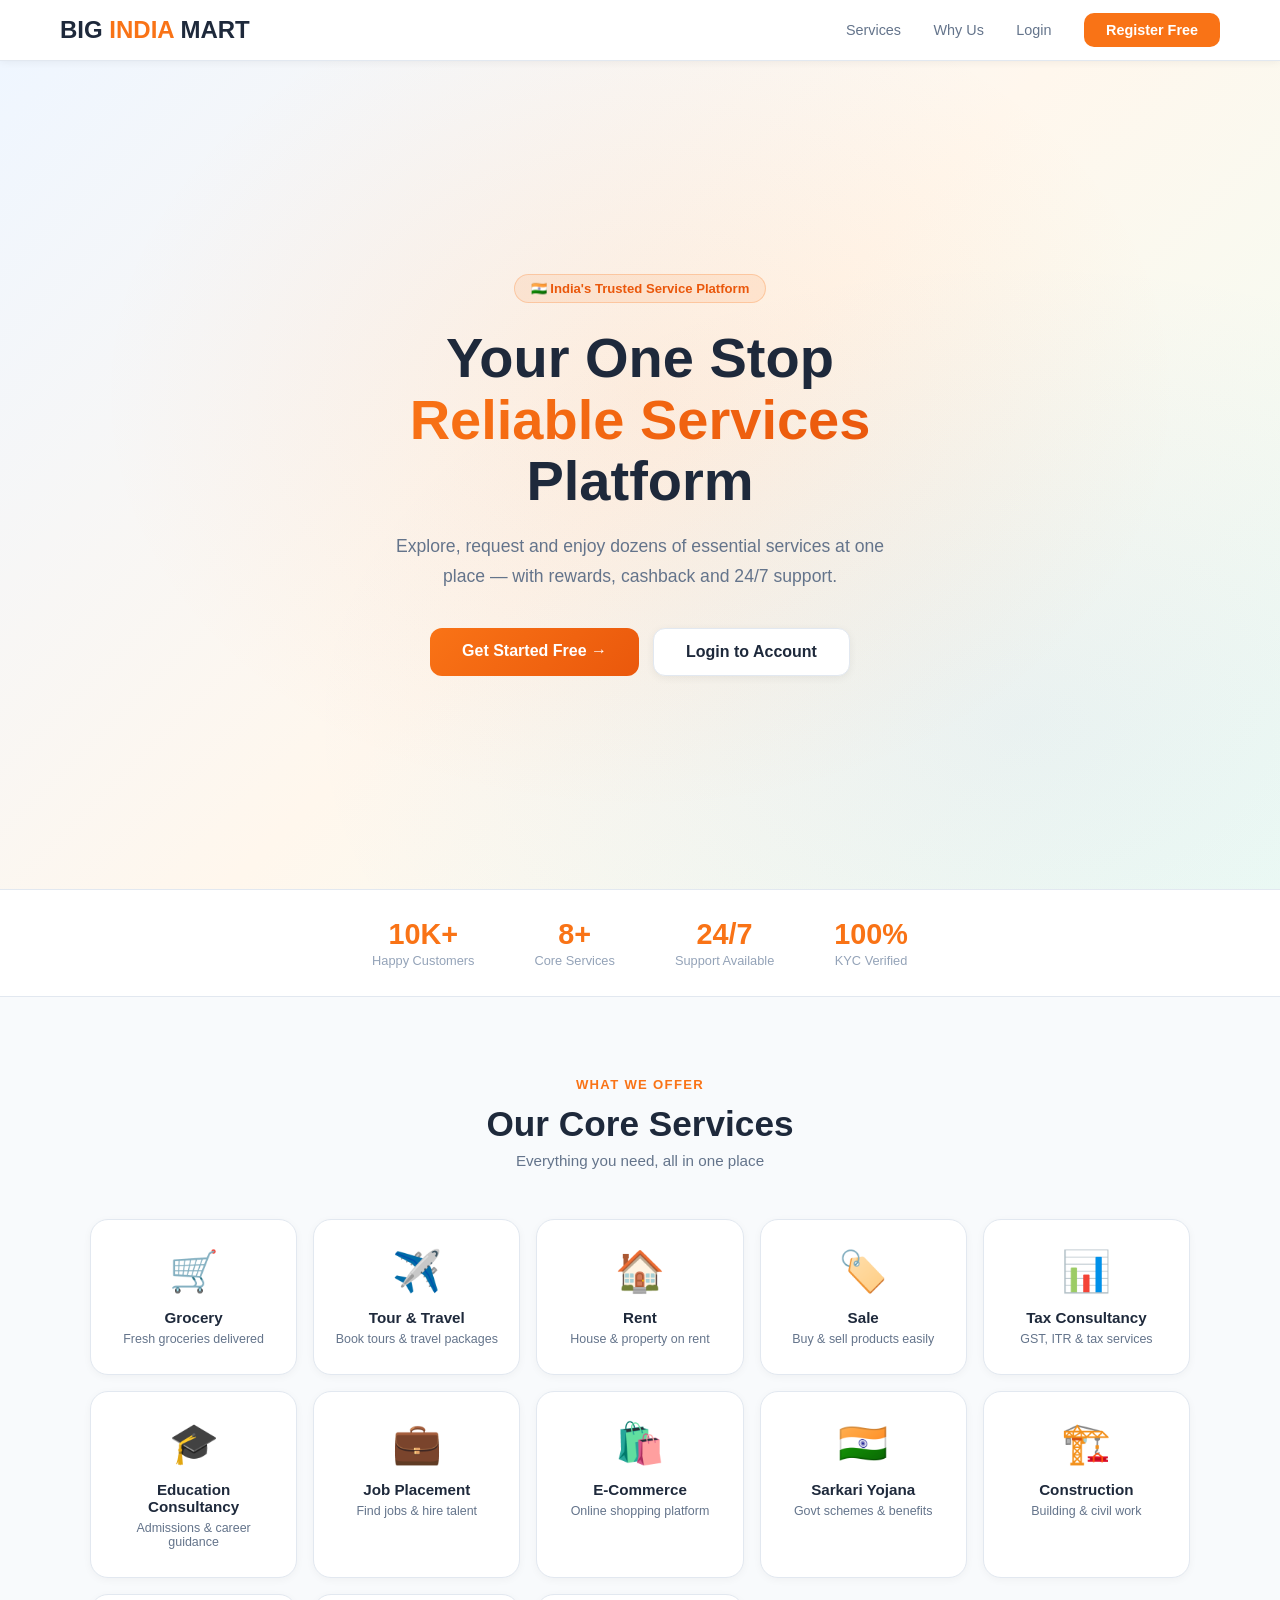
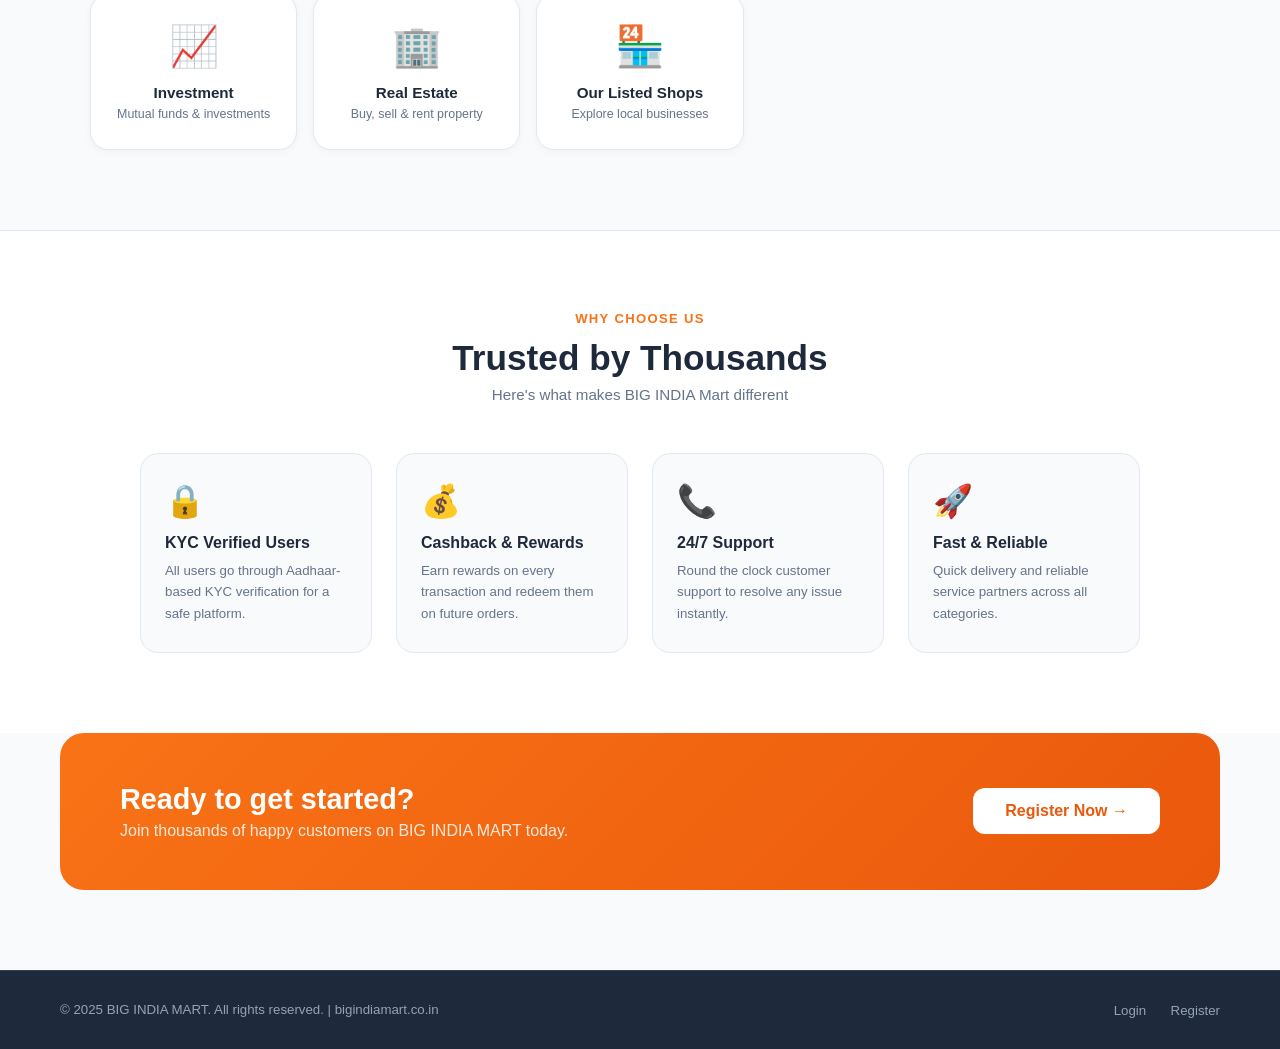
<file: index.html>
<!DOCTYPE html>
<html lang="en">
<head>
  <meta charset="UTF-8"/>
  <meta name="viewport" content="width=device-width, initial-scale=1.0"/>
  <title>BIG INDIA Mart - Your One Stop Service Platform</title>
  <link rel="stylesheet" href="style.css"/>
  <style>
    body { background: #f8fafc; color: #1e293b; }

    /* NAV */
    .top-nav { background: #ffffff; backdrop-filter: blur(10px); padding: 16px 60px; display: flex; justify-content: space-between; align-items: center; border-bottom: 1px solid #e2e8f0; position: sticky; top: 0; z-index: 100; box-shadow: 0 1px 8px rgba(0,0,0,0.06); }
    .top-nav .brand { font-size: 1.5rem; font-weight: 800; color: #1e293b; text-decoration: none; }
    .top-nav .brand span { color: #f97316; }
    .top-nav .links a { color: #64748b; text-decoration: none; margin-left: 28px; font-size: 0.9rem; transition: color 0.2s; }
    .top-nav .links a:hover { color: #1e293b; }
    .top-nav .links .cta { background: #f97316; color: white !important; padding: 9px 22px; border-radius: 10px; font-weight: 600; }
    .top-nav .links .cta:hover { background: #ea6c00; }

    /* HERO */
    .hero-section { min-height: 92vh; display: flex; align-items: center; justify-content: center; text-align: center; padding: 60px 20px; position: relative; overflow: hidden; background: linear-gradient(135deg, #eff6ff 0%, #fff7ed 50%, #f0fdf4 100%); }
    .hero-section::before { content: ''; position: absolute; inset: 0; background: radial-gradient(ellipse at 50% 40%, rgba(249,115,22,0.08) 0%, transparent 60%), radial-gradient(ellipse at 80% 80%, rgba(37,99,235,0.06) 0%, transparent 50%); }
    .hero-content { position: relative; z-index: 1; max-width: 700px; }
    .hero-badge { display: inline-block; background: rgba(249,115,22,0.1); border: 1px solid rgba(249,115,22,0.25); color: #ea580c; padding: 6px 16px; border-radius: 20px; font-size: 0.82rem; font-weight: 600; margin-bottom: 24px; }
    .hero-title { font-size: 3.5rem; font-weight: 900; line-height: 1.1; color: #1e293b; margin-bottom: 20px; }
    .hero-title span { background: linear-gradient(135deg, #f97316, #ea580c); -webkit-background-clip: text; -webkit-text-fill-color: transparent; }
    .hero-sub { font-size: 1.1rem; color: #64748b; max-width: 500px; margin: 0 auto 36px; line-height: 1.7; }
    .hero-btns { display: flex; gap: 14px; justify-content: center; flex-wrap: wrap; }
    .btn-orange { background: linear-gradient(135deg, #f97316, #ea580c); color: white; padding: 14px 32px; border-radius: 12px; font-size: 1rem; font-weight: 700; text-decoration: none; border: none; cursor: pointer; transition: all 0.2s; }
    .btn-orange:hover { transform: translateY(-2px); box-shadow: 0 10px 30px rgba(249,115,22,0.3); }
    .btn-ghost { background: white; color: #1e293b; padding: 14px 32px; border-radius: 12px; font-size: 1rem; font-weight: 600; text-decoration: none; border: 1px solid #e2e8f0; transition: all 0.2s; box-shadow: 0 2px 8px rgba(0,0,0,0.06); }
    .btn-ghost:hover { background: #f8fafc; border-color: #cbd5e1; }

    /* STATS BAR */
    .stats-bar { background: #ffffff; border-top: 1px solid #e2e8f0; border-bottom: 1px solid #e2e8f0; padding: 28px 60px; display: flex; justify-content: center; gap: 60px; flex-wrap: wrap; box-shadow: 0 2px 8px rgba(0,0,0,0.04); }
    .stat-item { text-align: center; }
    .stat-item .num { font-size: 1.8rem; font-weight: 800; color: #f97316; }
    .stat-item .lbl { font-size: 0.8rem; color: #94a3b8; margin-top: 2px; }

    /* SERVICES */
    .services-section { padding: 80px 60px; background: #f8fafc; }
    .sec-label { text-align: center; color: #f97316; font-size: 0.82rem; font-weight: 700; letter-spacing: 0.1em; text-transform: uppercase; margin-bottom: 12px; }
    .sec-title { text-align: center; font-size: 2.2rem; font-weight: 800; color: #1e293b; margin-bottom: 8px; }
    .sec-sub { text-align: center; color: #64748b; font-size: 0.95rem; margin-bottom: 50px; }
    .svc-grid { display: grid; grid-template-columns: repeat(auto-fill, minmax(200px, 1fr)); gap: 16px; max-width: 1100px; margin: 0 auto; }
    .svc-card { background: #ffffff; border: 1px solid #e2e8f0; border-radius: 18px; padding: 28px 20px; text-align: center; text-decoration: none; color: #1e293b; transition: all 0.25s; cursor: pointer; box-shadow: 0 2px 8px rgba(0,0,0,0.04); }
    .svc-card:hover { background: #fff7ed; border-color: rgba(249,115,22,0.3); transform: translateY(-5px); box-shadow: 0 8px 24px rgba(249,115,22,0.12); }
    .svc-card .svc-icon { font-size: 2.5rem; margin-bottom: 14px; }
    .svc-card h3 { font-size: 0.95rem; font-weight: 700; margin-bottom: 6px; color: #1e293b; }
    .svc-card p { font-size: 0.78rem; color: #64748b; }

    /* WHY US */
    .why-section { padding: 80px 60px; background: #ffffff; border-top: 1px solid #e2e8f0; }
    .why-grid { display: grid; grid-template-columns: repeat(auto-fit, minmax(220px, 1fr)); gap: 24px; max-width: 1000px; margin: 0 auto; }
    .why-card { background: #f8fafc; border: 1px solid #e2e8f0; border-radius: 18px; padding: 28px 24px; }
    .why-card .w-icon { font-size: 2rem; margin-bottom: 14px; }
    .why-card h3 { font-size: 1rem; font-weight: 700; margin-bottom: 8px; color: #1e293b; }
    .why-card p { font-size: 0.83rem; color: #64748b; line-height: 1.6; }

    /* CTA BANNER */
    .cta-banner { margin: 0 60px 80px; background: linear-gradient(135deg, #f97316, #ea580c); border-radius: 24px; padding: 50px 60px; display: flex; justify-content: space-between; align-items: center; flex-wrap: wrap; gap: 24px; }
    .cta-banner h2 { font-size: 1.8rem; font-weight: 800; color: white; }
    .cta-banner p { color: rgba(255,255,255,0.85); margin-top: 6px; }
    .btn-white { background: white; color: #ea580c; padding: 14px 32px; border-radius: 12px; font-size: 1rem; font-weight: 700; text-decoration: none; transition: all 0.2s; }
    .btn-white:hover { transform: translateY(-2px); box-shadow: 0 8px 24px rgba(0,0,0,0.15); }

    /* FOOTER */
    footer { background: #1e293b; border-top: 1px solid #334155; padding: 30px 60px; display: flex; justify-content: space-between; align-items: center; flex-wrap: wrap; gap: 12px; }
    footer p { color: #94a3b8; font-size: 0.83rem; }
    footer .f-links a { color: #94a3b8; text-decoration: none; margin-left: 20px; font-size: 0.83rem; }
    footer .f-links a:hover { color: white; }

    @media(max-width:768px) {
      .top-nav { padding: 14px 20px; }
      .hero-title { font-size: 2.2rem; }
      .stats-bar { gap: 30px; padding: 24px 20px; }
      .services-section, .why-section { padding: 50px 20px; }
      .cta-banner { margin: 0 20px 50px; padding: 36px 28px; }
      footer { padding: 24px 20px; flex-direction: column; text-align: center; }
    }
  </style>
</head>
<body>

<!-- NAV -->
<nav class="top-nav">
  <a href="index.html" class="brand">BIG <span>INDIA</span> MART</a>
  <div class="links">
    <a href="#services">Services</a>
    <a href="#why">Why Us</a>
    <a href="login.html">Login</a>
    <a href="register.html" class="cta">Register Free</a>
  </div>
</nav>

<!-- HERO -->
<section class="hero-section">
  <div class="hero-content">
    <div class="hero-badge">🇮🇳 India's Trusted Service Platform</div>
    <h1 class="hero-title">Your One Stop<br/><span>Reliable Services</span><br/>Platform</h1>
    <p class="hero-sub">Explore, request and enjoy dozens of essential services at one place — with rewards, cashback and 24/7 support.</p>
    <div class="hero-btns">
      <a href="register.html" class="btn-orange">Get Started Free →</a>
      <a href="login.html" class="btn-ghost">Login to Account</a>
    </div>
  </div>
</section>

<!-- STATS -->
<div class="stats-bar">
  <div class="stat-item"><div class="num">10K+</div><div class="lbl">Happy Customers</div></div>
  <div class="stat-item"><div class="num">8+</div><div class="lbl">Core Services</div></div>
  <div class="stat-item"><div class="num">24/7</div><div class="lbl">Support Available</div></div>
  <div class="stat-item"><div class="num">100%</div><div class="lbl">KYC Verified</div></div>
</div>

<!-- SERVICES -->
<section class="services-section" id="services">
  <div class="sec-label">What We Offer</div>
  <h2 class="sec-title">Our Core Services</h2>
  <p class="sec-sub">Everything you need, all in one place</p>
  <div class="svc-grid" style="grid-template-columns:repeat(auto-fill,minmax(180px,1fr));">
    <a href="register.html" class="svc-card"><div class="svc-icon">🛒</div><h3>Grocery</h3><p>Fresh groceries delivered</p></a>
    <a href="register.html" class="svc-card"><div class="svc-icon">✈️</div><h3>Tour & Travel</h3><p>Book tours & travel packages</p></a>
    <a href="register.html" class="svc-card"><div class="svc-icon">🏠</div><h3>Rent</h3><p>House & property on rent</p></a>
    <a href="register.html" class="svc-card"><div class="svc-icon">🏷️</div><h3>Sale</h3><p>Buy & sell products easily</p></a>
    <a href="register.html" class="svc-card"><div class="svc-icon">📊</div><h3>Tax Consultancy</h3><p>GST, ITR & tax services</p></a>
    <a href="register.html" class="svc-card"><div class="svc-icon">🎓</div><h3>Education Consultancy</h3><p>Admissions & career guidance</p></a>
    <a href="register.html" class="svc-card"><div class="svc-icon">💼</div><h3>Job Placement</h3><p>Find jobs & hire talent</p></a>
    <a href="register.html" class="svc-card"><div class="svc-icon">🛍️</div><h3>E-Commerce</h3><p>Online shopping platform</p></a>
    <a href="register.html" class="svc-card"><div class="svc-icon">🇮🇳</div><h3>Sarkari Yojana</h3><p>Govt schemes & benefits</p></a>
    <a href="register.html" class="svc-card"><div class="svc-icon">🏗️</div><h3>Construction</h3><p>Building & civil work</p></a>
    <a href="register.html" class="svc-card"><div class="svc-icon">📈</div><h3>Investment</h3><p>Mutual funds & investments</p></a>
    <a href="register.html" class="svc-card"><div class="svc-icon">🏢</div><h3>Real Estate</h3><p>Buy, sell & rent property</p></a>
    <a href="register.html" class="svc-card"><div class="svc-icon">🏪</div><h3>Our Listed Shops</h3><p>Explore local businesses</p></a>
  </div>
</section>

<!-- WHY US -->
<section class="why-section" id="why">
  <div class="sec-label">Why Choose Us</div>
  <h2 class="sec-title">Trusted by Thousands</h2>
  <p class="sec-sub">Here's what makes BIG INDIA Mart different</p>
  <div class="why-grid">
    <div class="why-card"><div class="w-icon">🔒</div><h3>KYC Verified Users</h3><p>All users go through Aadhaar-based KYC verification for a safe platform.</p></div>
    <div class="why-card"><div class="w-icon">💰</div><h3>Cashback & Rewards</h3><p>Earn rewards on every transaction and redeem them on future orders.</p></div>
    <div class="why-card"><div class="w-icon">📞</div><h3>24/7 Support</h3><p>Round the clock customer support to resolve any issue instantly.</p></div>
    <div class="why-card"><div class="w-icon">🚀</div><h3>Fast & Reliable</h3><p>Quick delivery and reliable service partners across all categories.</p></div>
  </div>
</section>

<!-- CTA BANNER -->
<div class="cta-banner">
  <div>
    <h2>Ready to get started?</h2>
    <p>Join thousands of happy customers on BIG INDIA MART today.</p>
  </div>
  <a href="register.html" class="btn-white">Register Now →</a>
</div>

<!-- FOOTER -->
<footer>
  <p>© 2025 BIG INDIA MART. All rights reserved. | bigindiamart.co.in</p>
  <div class="f-links">
    <a href="login.html">Login</a>
    <a href="register.html">Register</a>
  </div>
</footer>

</body>
</html>
</file>
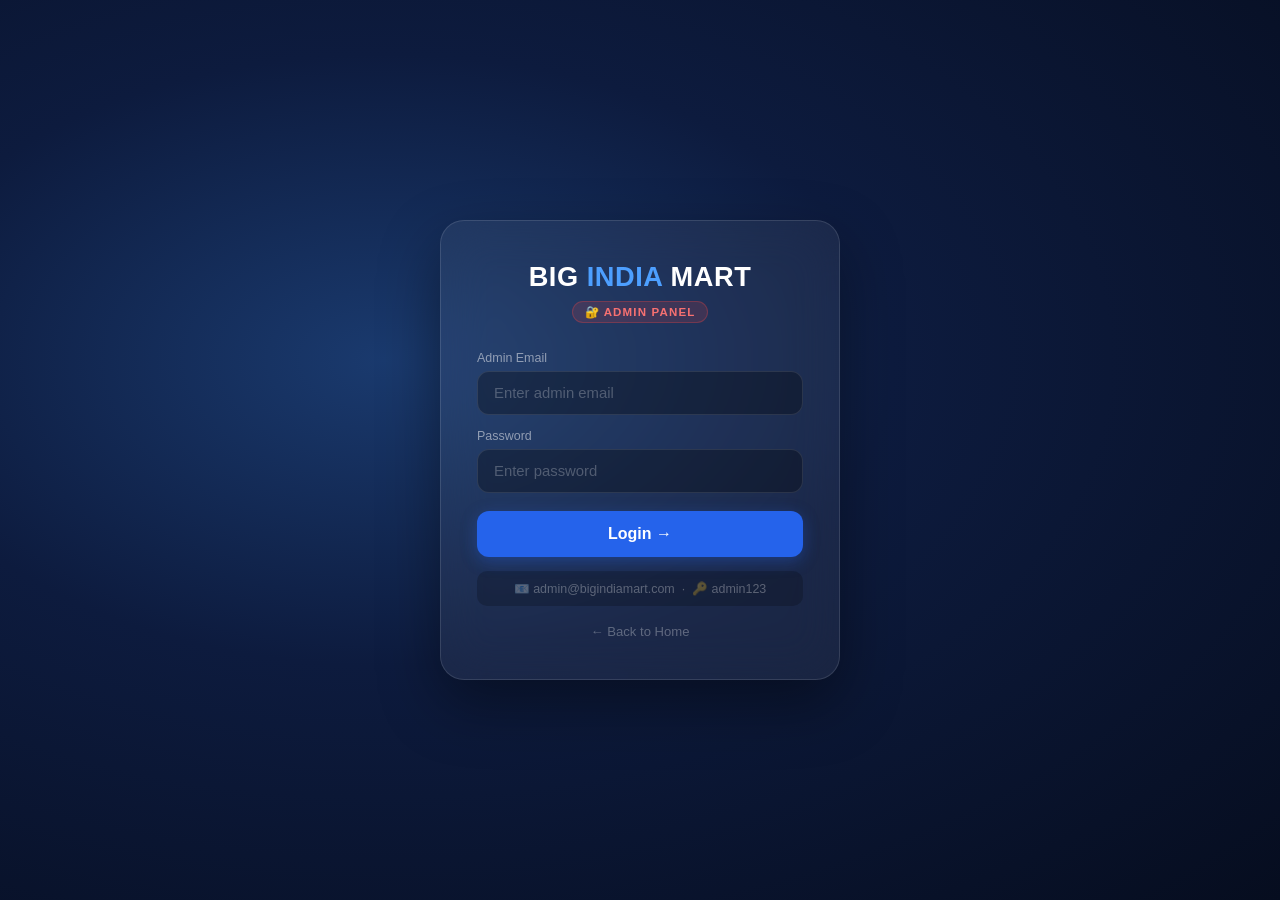
<file: admin-login.html>
<!DOCTYPE html>
<html lang="en">
<head>
  <meta charset="UTF-8"/>
  <meta name="viewport" content="width=device-width, initial-scale=1.0"/>
  <title>Admin Login - BIG INDIA MART</title>
  <style>
    * { margin:0; padding:0; box-sizing:border-box; font-family:'Segoe UI',sans-serif; }

    body {
      min-height: 100vh;
      background: radial-gradient(ellipse at 30% 40%, #1a3a6e 0%, #0d1b3e 40%, #060d1f 100%);
      display: flex; align-items: center; justify-content: center;
      padding: 20px;
    }

    .card {
      background: rgba(255,255,255,0.06);
      backdrop-filter: blur(24px);
      -webkit-backdrop-filter: blur(24px);
      border: 1px solid rgba(255,255,255,0.12);
      border-radius: 24px;
      padding: 40px 36px;
      width: 100%; max-width: 400px;
      box-shadow: 0 24px 60px rgba(0,0,0,0.4);
    }

    /* LOGO */
    .logo { text-align: center; margin-bottom: 28px; }
    .logo h1 { font-size: 1.7rem; font-weight: 900; color: white; letter-spacing: 0.02em; }
    .logo h1 .india { color: #4d9fff; }
    .logo .badge {
      display: inline-block; margin-top: 8px;
      background: rgba(239,68,68,0.15);
      border: 1px solid rgba(239,68,68,0.3);
      color: #f87171; font-size: 0.72rem; font-weight: 700;
      padding: 3px 12px; border-radius: 20px;
      letter-spacing: 0.1em; text-transform: uppercase;
    }

    /* ALERT */
    .alert { padding:11px 14px; border-radius:10px; font-size:0.83rem; margin-bottom:16px; }
    .alert-err { background:rgba(239,68,68,0.15); color:#fca5a5; border:1px solid rgba(239,68,68,0.25); }
    .alert-ok  { background:rgba(34,197,94,0.15);  color:#86efac; border:1px solid rgba(34,197,94,0.25); }

    /* FORM */
    .fg { margin-bottom: 14px; }
    .fg label { display:block; font-size:0.78rem; color:rgba(255,255,255,0.5); margin-bottom:6px; }
    .fg input {
      width: 100%;
      background: rgba(0,0,0,0.3);
      border: 1px solid rgba(255,255,255,0.1);
      border-radius: 12px;
      padding: 13px 16px;
      color: white; font-size: 0.93rem;
      outline: none; transition: all 0.2s;
    }
    .fg input:focus {
      border-color: #2563eb;
      box-shadow: 0 0 0 3px rgba(37,99,235,0.2);
    }
    .fg input::placeholder { color: rgba(255,255,255,0.25); }

    /* BUTTON */
    .btn-login {
      width: 100%; padding: 14px;
      background: #2563eb;
      border: none; border-radius: 12px;
      color: white; font-size: 1rem; font-weight: 700;
      cursor: pointer; transition: all 0.2s;
      box-shadow: 0 4px 16px rgba(37,99,235,0.35);
      margin-top: 4px;
    }
    .btn-login:hover { background: #1d4ed8; transform: translateY(-1px); box-shadow: 0 8px 24px rgba(37,99,235,0.45); }
    .btn-login:disabled { opacity: 0.55; cursor: not-allowed; transform: none; }

    .hint {
      background: rgba(0,0,0,0.2); border-radius: 10px;
      padding: 10px 14px; font-size: 0.78rem;
      color: rgba(255,255,255,0.3); text-align: center; margin-top: 14px;
    }

    .back { text-align:center; margin-top:18px; font-size:0.82rem; }
    .back a { color:rgba(255,255,255,0.3); text-decoration:none; }
    .back a:hover { color:rgba(255,255,255,0.6); }
  </style>
</head>
<body>

<div class="card">
  <div class="logo">
    <h1>BIG <span class="india">INDIA</span> MART</h1>
    <div class="badge">🔐 Admin Panel</div>
  </div>

  <div id="alert-box"></div>

  <div class="fg">
    <label>Admin Email</label>
    <input type="email" id="a-email" placeholder="Enter admin email"
      onkeydown="if(event.key==='Enter') doLogin()"/>
  </div>
  <div class="fg">
    <label>Password</label>
    <input type="password" id="a-pass" placeholder="Enter password"
      onkeydown="if(event.key==='Enter') doLogin()"/>
  </div>

  <button class="btn-login" id="login-btn" onclick="doLogin()">Login →</button>

  <div class="hint">📧 admin@bigindiamart.com &nbsp;·&nbsp; 🔑 admin123</div>
  <div class="back"><a href="index.html">← Back to Home</a></div>
</div>

<script>
  const cur = JSON.parse(localStorage.getItem('bim_current_user') || 'null');
  if (cur && cur.role === 'admin') window.location.href = 'admin.html';

  function showAlert(msg, type='err') {
    document.getElementById('alert-box').innerHTML = `<div class="alert alert-${type}">${msg}</div>`;
  }

  function doLogin() {
    const email = document.getElementById('a-email').value.trim();
    const pass  = document.getElementById('a-pass').value;
    if (!email || !pass) return showAlert('Please enter email and password');

    const btn = document.getElementById('login-btn');
    btn.textContent = 'Logging in...'; btn.disabled = true;

    setTimeout(() => {
      if (email === 'admin@bigindiamart.com' && pass === 'admin123') {
        localStorage.setItem('bim_current_user', JSON.stringify({ name:'Admin', role:'admin', email }));
        showAlert('✅ Login successful! Redirecting...', 'ok');
        setTimeout(() => window.location.href = 'admin.html', 900);
      } else {
        showAlert('❌ Invalid admin credentials');
        btn.textContent = 'Login →'; btn.disabled = false;
      }
    }, 600);
  }
</script>

</body>
</html>
</file>
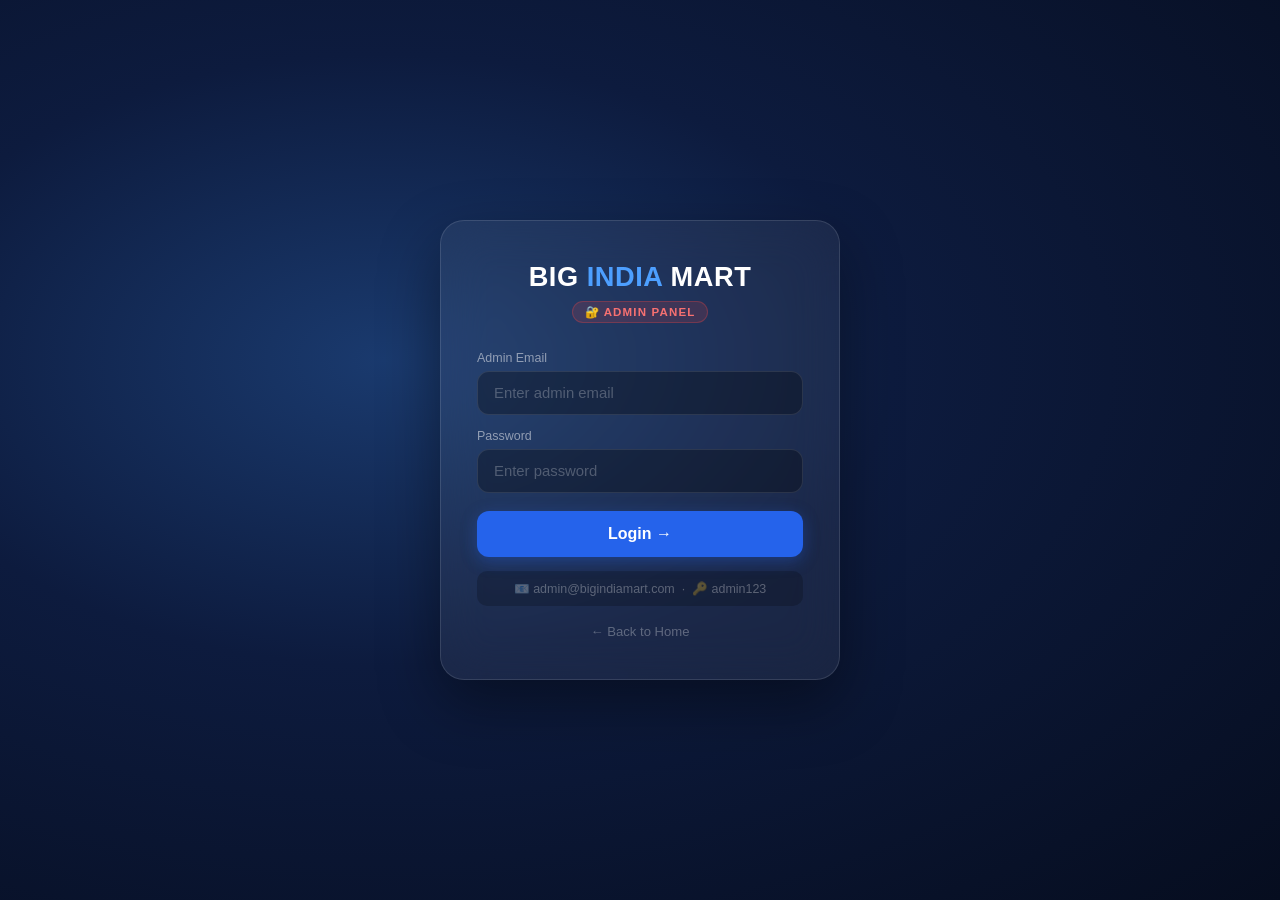
<file: admin.html>
<!DOCTYPE html>
<html lang="en">
<head>
  <meta charset="UTF-8"/>
  <meta name="viewport" content="width=device-width, initial-scale=1.0"/>
  <title>Admin Dashboard - BIG INDIA MART</title>
  <link rel="stylesheet" href="style.css"/>
  <style>
    body { background: #f1f5f9; color: #1e293b; }

    /* NAV */
    nav {
      background: white !important;
      border-bottom: 2px solid #f97316 !important;
      padding: 14px 32px !important;
      box-shadow: 0 2px 12px rgba(0,0,0,0.08) !important;
    }
    nav .logo a { color: #1e293b !important; font-size: 1.3rem; font-weight: 900; }
    nav .logo a span { color: #f97316 !important; }
    nav .nav-links span { color: #64748b; font-size: 0.88rem; }
    nav .nav-links a { color: #ef4444 !important; }

    /* SIDEBAR */
    .sidebar {
      background: white !important;
      border-right: 1px solid #e2e8f0 !important;
      width: 220px !important;
      box-shadow: 2px 0 12px rgba(0,0,0,0.05) !important;
    }
    .sidebar .user-info { border-bottom: 1px solid #f1f5f9 !important; }
    .sidebar .user-info .avatar { background: linear-gradient(135deg,#f97316,#ea580c) !important; }
    .sidebar .user-info h4 { color: #1e293b !important; }
    .sidebar .user-info p  { color: #64748b !important; }
    .sidebar a {
      color: #64748b !important;
      font-size: 0.88rem !important;
      padding: 11px 20px !important;
      border-right: none !important;
      transition: all 0.2s !important;
    }
    .sidebar a:hover {
      background: #fff7ed !important;
      color: #f97316 !important;
      border-right: 3px solid #f97316 !important;
    }
    .sidebar a.active {
      background: #fff7ed !important;
      color: #f97316 !important;
      border-right: 3px solid #f97316 !important;
      font-weight: 700 !important;
    }
    .sidebar a[style*="ef4444"] { color: #ef4444 !important; }

    /* MAIN CONTENT */
    .main-content { background: #f1f5f9 !important; }
    .page-title   { color: #1e293b !important; font-size: 1.5rem !important; font-weight: 800 !important; }
    .page-subtitle { color: #94a3b8 !important; }

    /* STAT CARDS */
    .stat-card {
      background: white !important;
      border: 1px solid #e2e8f0 !important;
      border-radius: 16px !important;
      box-shadow: 0 2px 8px rgba(0,0,0,0.06) !important;
      transition: transform 0.2s, box-shadow 0.2s !important;
    }
    .stat-card:hover { transform: translateY(-3px) !important; box-shadow: 0 8px 24px rgba(249,115,22,0.12) !important; }
    .stat-card .stat-label { color: #94a3b8 !important; font-size: 0.78rem !important; text-transform: uppercase; letter-spacing: 0.05em; }
    .stat-card .stat-value { font-size: 2rem !important; font-weight: 800 !important; }

    /* TABLE CONTAINER */
    .table-container {
      background: white !important;
      border: 1px solid #e2e8f0 !important;
      border-radius: 16px !important;
      box-shadow: 0 2px 8px rgba(0,0,0,0.05) !important;
    }
    .table-header {
      background: white !important;
      border-bottom: 1px solid #f1f5f9 !important;
      padding: 16px 20px !important;
    }
    .table-header h3 { color: #1e293b !important; font-size: 0.95rem !important; }
    th {
      background: #f8fafc !important;
      color: #94a3b8 !important;
      font-size: 0.72rem !important;
      letter-spacing: 0.08em !important;
      border-bottom: 1px solid #f1f5f9 !important;
    }
    td { border-top: 1px solid #f8fafc !important; color: #334155 !important; }
    tr:hover td { background: #fff7ed !important; }

    /* FORM INPUTS */
    .form-group label { color: #64748b !important; font-size: 0.78rem !important; font-weight: 600; }
    .form-group input, .form-group select, .form-group textarea {
      background: #f8fafc !important;
      border: 1px solid #e2e8f0 !important;
      color: #1e293b !important;
      border-radius: 10px !important;
    }
    .form-group input:focus, .form-group select:focus {
      border-color: #f97316 !important;
      box-shadow: 0 0 0 3px rgba(249,115,22,0.1) !important;
      background: white !important;
    }
    .form-group input::placeholder { color: #cbd5e1 !important; }

    /* BUTTONS */
    .btn-blue {
      background: linear-gradient(135deg,#f97316,#ea580c) !important;
      border: none !important;
      color: white !important;
      box-shadow: 0 4px 14px rgba(249,115,22,0.25) !important;
    }
    .btn-blue:hover { transform: translateY(-1px) !important; box-shadow: 0 6px 20px rgba(249,115,22,0.35) !important; }
    .btn-outline { background: white !important; border: 1px solid #e2e8f0 !important; color: #64748b !important; }

    /* MODAL */
    .modal { background: white !important; border: 1px solid #e2e8f0 !important; box-shadow: 0 24px 60px rgba(0,0,0,0.15) !important; }
    .modal h3 { color: #1e293b !important; }
    .modal-overlay { background: rgba(15,23,42,0.5) !important; }

    /* BADGES */
    .badge-green  { background: #dcfce7 !important; color: #16a34a !important; }
    .badge-yellow { background: #fef9c3 !important; color: #ca8a04 !important; }
    .badge-red    { background: #fee2e2 !important; color: #dc2626 !important; }
    .badge-blue   { background: #fff7ed !important; color: #ea580c !important; }

    /* INNER SECTION CARDS */
    [style*="background:#1e293b"] {
      background: white !important;
      border-color: #e2e8f0 !important;
    }
    [style*="background:#0f172a"] {
      background: #f8fafc !important;
    }

    /* INNER INPUTS (bill form etc) */
    input[style*="background:#0f172a"], select[style*="background:#0f172a"] {
      background: #f8fafc !important;
      border-color: #e2e8f0 !important;
      color: #1e293b !important;
    }

    /* ORDER STATUS SUMMARY BOXES */
    .main-content [style*="background:#0f172a"] {
      background: #f8fafc !important;
      border: 1px solid #e2e8f0 !important;
    }

    /* SCROLLBAR */
    ::-webkit-scrollbar { width: 5px; height: 5px; }
    ::-webkit-scrollbar-track { background: #f1f5f9; }
    ::-webkit-scrollbar-thumb { background: #f97316; border-radius: 10px; }

    /* LAYOUT FIX */
    .dashboard-layout { height: calc(100vh - 57px) !important; overflow: hidden !important; }
    .sidebar { height: 100% !important; overflow-y: auto !important; }
    .main-content { height: 100% !important; overflow-y: auto !important; background: #f1f5f9 !important; }

    /* FIX ALL INLINE DARK INPUTS */
    input[style*="color:#f1f5f9"],
    select[style*="color:#f1f5f9"],
    textarea[style*="color:#f1f5f9"] {
      background: #f8fafc !important;
      border-color: #e2e8f0 !important;
      color: #1e293b !important;
    }
    input[style*="color:#f1f5f9"]:focus,
    select[style*="color:#f1f5f9"]:focus {
      border-color: #f97316 !important;
      box-shadow: 0 0 0 3px rgba(249,115,22,0.1) !important;
      background: white !important;
    }

    /* BILL ITEMS TABLE HEADER */
    tr[style*="background:#0f172a"] {
      background: #f8fafc !important;
    }
    tr[style*="background:#0f172a"] th {
      color: #64748b !important;
      border-color: #e2e8f0 !important;
    }

    /* BILL ITEMS BODY INPUTS */
    #bill-items-body input,
    #bill-items-body select {
      background: #f8fafc !important;
      border: 1px solid #e2e8f0 !important;
      color: #1e293b !important;
    }
    #bill-items-body td {
      border-color: #e2e8f0 !important;
    }

    /* DROPDOWNS */
    #bill-client-dropdown,
    #ab-dropdown,
    #wd-dropdown {
      background: white !important;
      border-color: #e2e8f0 !important;
      box-shadow: 0 8px 24px rgba(0,0,0,0.1) !important;
    }

    /* BILL FILTER BAR */
    [style*="border-bottom:1px solid #334155"] {
      border-bottom-color: #e2e8f0 !important;
    }

    /* BILL TOTALS BOX */
    [style*="border-top:1px solid #334155"] {
      border-top-color: #e2e8f0 !important;
    }
  </style>
</head>
<body>

<nav>
  <div class="logo"><a href="index.html" style="text-decoration:none;color:inherit;">BIG <span>INDIA</span> MART</a> <span style="font-size:0.7rem; background:#ef4444; color:white; padding:2px 8px; border-radius:4px; margin-left:8px;">ADMIN</span></div>
  <div class="nav-links">
    <span style="color:#94a3b8; font-size:0.9rem;">Admin Panel</span>
    <a href="#" onclick="logout()" style="color:#ef4444;">Logout</a>
  </div>
</nav>

<div class="dashboard-layout">

  <!-- SIDEBAR -->
  <div class="sidebar">
    <div class="user-info">
      <div class="avatar" style="background:#ef4444;">A</div>
      <h4>Administrator</h4>
      <p>admin@bigindiamart.com</p>
    </div>
    <a href="#" onclick="showSection('overview')" class="active" id="nav-overview">📊 Dashboard</a>
    <a href="#" onclick="showSection('grocery')"  id="nav-grocery">📦 Product</a>
    <a href="#" onclick="showSection('customers')" id="nav-customers">👥 Client</a>
    <a href="#" onclick="showSection('orders')"   id="nav-orders">🧾 Bill</a>
    <a href="#" onclick="showSection('bonus')"    id="nav-bonus">🎁 Bonus</a>
    <a href="#" onclick="logout()" style="color:#ef4444; margin-top:auto;">🚪 Logout</a>
  </div>

  <!-- MAIN -->
  <div class="main-content">

    <!-- OVERVIEW -->
    <div id="section-overview">

      <!-- HEADER ROW -->
      <div style="display:flex; justify-content:space-between; align-items:flex-start; margin-bottom:24px; flex-wrap:wrap; gap:12px;">
        <div>
          <div class="page-title">Admin Dashboard</div>
          <div class="page-subtitle" id="dash-datetime"></div>
        </div>
        <div style="display:flex; gap:10px;">
          <button class="btn btn-blue" onclick="loadOverview()" style="padding:8px 16px; font-size:0.85rem;">🔄 Refresh</button>
        </div>
      </div>

      <!-- STATS CARDS -->
      <div class="stats-grid" style="grid-template-columns:repeat(auto-fit,minmax(160px,1fr)); margin-bottom:24px;">
        <div class="stat-card" style="border-left:3px solid #3b82f6; cursor:pointer;" onclick="showSection('customers')">
          <div class="stat-label">👥 Total Clients</div>
          <div class="stat-value" id="stat-total-customers">0</div>
          <div style="font-size:0.75rem; color:#64748b; margin-top:4px;">Registered users</div>
        </div>
        <div class="stat-card" style="border-left:3px solid #eab308; cursor:pointer;" onclick="showSection('customers')">
          <div class="stat-label">⏳ KYC Pending</div>
          <div class="stat-value" id="stat-kyc-pending" style="color:#eab308;">0</div>
          <div style="font-size:0.75rem; color:#64748b; margin-top:4px;">Awaiting approval</div>
        </div>
        <div class="stat-card" style="border-left:3px solid #22c55e; cursor:pointer;" onclick="showSection('customers')">
          <div class="stat-label">✅ KYC Verified</div>
          <div class="stat-value" id="stat-kyc-verified" style="color:#22c55e;">0</div>
          <div style="font-size:0.75rem; color:#64748b; margin-top:4px;">Active clients</div>
        </div>
        <div class="stat-card" style="border-left:3px solid #a78bfa; cursor:pointer;" onclick="showSection('grocery')">
          <div class="stat-label">📦 Products</div>
          <div class="stat-value" id="stat-grocery-items">0</div>
          <div style="font-size:0.75rem; color:#64748b; margin-top:4px;">Grocery items</div>
        </div>
        <div class="stat-card" style="border-left:3px solid #f97316; cursor:pointer;" onclick="showSection('orders')">
          <div class="stat-label">🧾 Total Bills</div>
          <div class="stat-value" id="stat-total-orders">0</div>
          <div style="font-size:0.75rem; color:#64748b; margin-top:4px;">All orders</div>
        </div>
        <div class="stat-card" style="border-left:3px solid #ef4444; cursor:pointer;" onclick="showSection('orders')">
          <div class="stat-label">🔴 Pending Orders</div>
          <div class="stat-value" id="stat-pending-orders" style="color:#ef4444;">0</div>
          <div style="font-size:0.75rem; color:#64748b; margin-top:4px;">Need action</div>
        </div>
        <div class="stat-card" style="border-left:3px solid #10b981; cursor:pointer;" onclick="showSection('orders')">
          <div class="stat-label">💰 Total Revenue</div>
          <div class="stat-value" id="stat-revenue" style="color:#10b981; font-size:1.3rem;">₹0</div>
          <div style="font-size:0.75rem; color:#64748b; margin-top:4px;">From all orders</div>
        </div>
        <div class="stat-card" style="border-left:3px solid #f59e0b; cursor:pointer;" onclick="showSection('bonus')">
          <div class="stat-label">🎁 Bonus Given</div>
          <div class="stat-value" id="stat-bonus" style="color:#f59e0b; font-size:1.3rem;">₹0</div>
          <div style="font-size:0.75rem; color:#64748b; margin-top:4px;">Total rewards</div>
        </div>
      </div>

      <!-- TWO COLUMN LAYOUT -->
      <div style="display:grid; grid-template-columns:1fr 1fr; gap:20px; margin-bottom:24px;">

        <!-- RECENT REGISTRATIONS -->
        <div class="table-container">
          <div class="table-header">
            <h3>🆕 Recent Clients</h3>
            <button class="btn btn-blue" onclick="showSection('customers')" style="padding:5px 12px; font-size:0.8rem;">View All</button>
          </div>
          <table>
            <thead><tr><th>Sr No.</th><th>Name</th><th>Mobile</th><th>KYC</th><th>Joined</th></tr></thead>
            <tbody id="recent-customers-table"></tbody>
          </table>
        </div>

        <!-- RECENT ORDERS -->
        <div class="table-container">
          <div class="table-header">
            <h3>🧾 Recent Bills</h3>
            <button class="btn btn-blue" onclick="showSection('orders')" style="padding:5px 12px; font-size:0.8rem;">View All</button>
          </div>
          <table>
            <thead><tr><th>Sr No.</th><th>Customer</th><th>Amount</th><th>Status</th></tr></thead>
            <tbody id="recent-orders-table"></tbody>
          </table>
        </div>

      </div>

      <!-- ORDER STATUS SUMMARY -->
      <div class="table-container" style="margin-bottom:24px;">
        <div class="table-header"><h3>📊 Order Status Summary</h3></div>
        <div style="display:grid; grid-template-columns:repeat(auto-fit,minmax(130px,1fr)); gap:12px; padding:16px;">
          <div style="text-align:center; background:#0f172a; border-radius:12px; padding:16px;">
            <div style="font-size:1.5rem; font-weight:800; color:#eab308;" id="s-pending">0</div>
            <div style="font-size:0.78rem; color:#64748b; margin-top:4px;">Pending</div>
          </div>
          <div style="text-align:center; background:#0f172a; border-radius:12px; padding:16px;">
            <div style="font-size:1.5rem; font-weight:800; color:#3b82f6;" id="s-processing">0</div>
            <div style="font-size:0.78rem; color:#64748b; margin-top:4px;">In Processing</div>
          </div>
          <div style="text-align:center; background:#0f172a; border-radius:12px; padding:16px;">
            <div style="font-size:1.5rem; font-weight:800; color:#a78bfa;" id="s-packed">0</div>
            <div style="font-size:0.78rem; color:#64748b; margin-top:4px;">Packed</div>
          </div>
          <div style="text-align:center; background:#0f172a; border-radius:12px; padding:16px;">
            <div style="font-size:1.5rem; font-weight:800; color:#f97316;" id="s-delivery">0</div>
            <div style="font-size:0.78rem; color:#64748b; margin-top:4px;">Out for Delivery</div>
          </div>
          <div style="text-align:center; background:#0f172a; border-radius:12px; padding:16px;">
            <div style="font-size:1.5rem; font-weight:800; color:#22c55e;" id="s-delivered">0</div>
            <div style="font-size:0.78rem; color:#64748b; margin-top:4px;">Delivered</div>
          </div>
          <div style="text-align:center; background:#0f172a; border-radius:12px; padding:16px;">
            <div style="font-size:1.5rem; font-weight:800; color:#64748b;" id="s-closed">0</div>
            <div style="font-size:0.78rem; color:#64748b; margin-top:4px;">Closed</div>
          </div>
        </div>
      </div>

    </div>

    <!-- CUSTOMERS -->
    <div id="section-customers" style="display:none;">
      <div class="page-title">👥 Client Management</div>
      <div class="page-subtitle">View, manage and approve all registered clients</div>

      <!-- STATS ROW -->
      <div class="stats-grid" style="grid-template-columns:repeat(auto-fit,minmax(150px,1fr)); margin-bottom:20px;">
        <div class="stat-card" style="border-left:3px solid #3b82f6;">
          <div class="stat-label">Total Clients</div>
          <div class="stat-value" id="cl-total">0</div>
        </div>
        <div class="stat-card" style="border-left:3px solid #22c55e;">
          <div class="stat-label">✅ Approved</div>
          <div class="stat-value" id="cl-approved" style="color:#22c55e;">0</div>
        </div>
        <div class="stat-card" style="border-left:3px solid #eab308;">
          <div class="stat-label">⏳ Pending</div>
          <div class="stat-value" id="cl-pending" style="color:#eab308;">0</div>
        </div>
        <div class="stat-card" style="border-left:3px solid #ef4444;">
          <div class="stat-label">❌ Rejected</div>
          <div class="stat-value" id="cl-rejected" style="color:#ef4444;">0</div>
        </div>
      </div>

      <!-- FILTERS -->
      <div style="display:flex; gap:12px; margin-bottom:20px; flex-wrap:wrap;">
        <input type="text" id="cust-search" placeholder="🔍 Search by name, mobile, city..." oninput="filterCustomers()"
          style="flex:1; min-width:200px; background:#1e293b; border:1px solid #334155; border-radius:10px; padding:10px 14px; color:#f1f5f9; outline:none;"/>
        <select id="kyc-filter" onchange="filterCustomers()"
          style="background:#1e293b; border:1px solid #334155; border-radius:10px; padding:10px 14px; color:#f1f5f9; outline:none;">
          <option value="">All Status</option>
          <option value="Pending">Pending</option>
          <option value="Verified">Verified</option>
          <option value="Rejected">Rejected</option>
        </select>
        <button class="btn btn-blue" onclick="exportClients()" style="padding:10px 16px; font-size:0.85rem;">📥 Export</button>
      </div>

      <!-- TABLE -->
      <div class="table-container">
        <div class="table-header">
          <h3>List of Clients</h3>
          <span id="cust-count" style="color:#64748b; font-size:0.85rem;"></span>
        </div>
        <table>
          <thead>
            <tr>
              <th>Sr No.</th>
              <th>Name</th>
              <th>Mobile No.</th>
              <th>Email</th>
              <th>Address</th>
              <th>Date of Registration</th>
              <th>KYC Status</th>
              <th>View / Edit</th>
              <th>Approval</th>
            </tr>
          </thead>
          <tbody id="customers-table"></tbody>
        </table>
      </div>
    </div>

    <!-- GROCERY ITEMS -->
    <div id="section-grocery" style="display:none;">
      <div class="page-title">Grocery Item Management</div>
      <div class="page-subtitle">Upload and manage grocery items visible to customers</div>

      <!-- ADD ITEM FORM -->
      <div style="background:#1e293b; border:1px solid #334155; border-radius:16px; padding:28px; margin-bottom:28px;">
        <h3 style="font-size:1rem; font-weight:600; margin-bottom:20px;">➕ Add New Item</h3>
        <div id="grocery-alert"></div>
        <div class="form-row">
          <div class="form-group">
            <label>Item Name</label>
            <input type="text" id="item-name" placeholder="e.g. Tomato"/>
          </div>
          <div class="form-group">
            <label>Category</label>
            <select id="item-cat">
              <option>Vegetables</option>
              <option>Fruits</option>
              <option>Dairy</option>
              <option>Grains</option>
              <option>Snacks</option>
              <option>Beverages</option>
              <option>Other</option>
            </select>
          </div>
        </div>
        <div class="form-row">
          <div class="form-group">
            <label>Price (₹)</label>
            <input type="number" id="item-price" placeholder="e.g. 40"/>
          </div>
          <div class="form-group">
            <label>Unit</label>
            <input type="text" id="item-unit" placeholder="e.g. per kg, per piece"/>
          </div>
        </div>
        <div class="form-group">
          <label>Item Image</label>
          <div class="upload-area" onclick="document.getElementById('item-img-file').click()">
            <div class="upload-icon">🖼️</div>
            <p id="img-upload-label">Click to upload item image</p>
            <input type="file" id="item-img-file" accept="image/*" style="display:none" onchange="previewImage()"/>
          </div>
          <img id="img-preview" src="" alt="" style="display:none; width:100px; height:80px; object-fit:cover; border-radius:8px; margin-top:10px;"/>
        </div>
        <div class="form-group">
          <label>Description (optional)</label>
          <input type="text" id="item-desc" placeholder="Short description"/>
        </div>
        <button class="btn btn-blue" onclick="addGroceryItem()">Add Item</button>
      </div>

      <!-- ITEMS LIST -->
      <div class="table-container">
        <div class="table-header">
          <h3>All Grocery Items</h3>
          <span id="items-count" style="color:#64748b; font-size:0.85rem;"></span>
        </div>
        <table>
          <thead>
            <tr><th>Sr No.</th><th>Image</th><th>Name</th><th>Category</th><th>Price</th><th>Unit</th><th>Action</th></tr>
          </thead>
          <tbody id="grocery-items-table"></tbody>
        </table>
      </div>
    </div>

    <!-- ORDERS -->
    <div id="section-orders" style="display:none;">
      <div class="page-title">🧾 Bill Management</div>
      <div class="page-subtitle">Create bills and manage all invoices</div>

      <!-- CREATE BILL FORM -->
      <div style="background:#1e293b; border:1px solid #334155; border-radius:16px; padding:28px; margin-bottom:28px;">
        <h3 style="font-size:1rem; font-weight:600; margin-bottom:6px;">➕ Create New Bill</h3>
        <p style="font-size:0.82rem; color:#64748b; margin-bottom:20px;">Add items to generate invoice</p>
        <div id="bill-alert"></div>

        <!-- CLIENT SELECT -->
        <div class="form-row" style="margin-bottom:14px;">
          <div class="form-group">
            <label>Select Client</label>
            <div style="position:relative;">
              <input type="text" id="bill-client-search" placeholder="🔍 Type name or mobile to search..."
                oninput="searchBillClient(this.value)"
                style="width:100%;background:#0f172a;border:1px solid #334155;border-radius:10px;padding:11px 14px;color:#f1f5f9;outline:none;"/>
              <input type="hidden" id="bill-client"/>
              <div id="bill-client-dropdown"
                style="display:none;position:absolute;top:100%;left:0;right:0;background:#1e293b;border:1px solid #334155;border-radius:10px;z-index:50;max-height:200px;overflow-y:auto;margin-top:4px;box-shadow:0 8px 24px rgba(0,0,0,0.4);">
              </div>
            </div>
            <div id="bill-client-selected" style="margin-top:8px;display:none;background:rgba(34,197,94,0.1);border:1px solid rgba(34,197,94,0.2);border-radius:8px;padding:8px 12px;font-size:0.85rem;color:#4ade80;"></div>
          </div>
          <div class="form-group">
            <label>Bill Date</label>
            <input type="date" id="bill-date" style="width:100%;background:#0f172a;border:1px solid #334155;border-radius:10px;padding:11px 14px;color:#f1f5f9;outline:none;"/>
          </div>
        </div>

        <!-- ITEMS TABLE -->
        <div style="overflow-x:auto; margin-bottom:14px;">
          <table style="width:100%; border-collapse:collapse;">
            <thead>
              <tr style="background:#0f172a;">
                <th style="padding:10px 12px; text-align:left; font-size:0.78rem; color:#64748b; border:1px solid #334155;">Sr No.</th>
                <th style="padding:10px 12px; text-align:left; font-size:0.78rem; color:#64748b; border:1px solid #334155;">Name of Item</th>
                <th style="padding:10px 12px; text-align:left; font-size:0.78rem; color:#64748b; border:1px solid #334155;">Qty</th>
                <th style="padding:10px 12px; text-align:left; font-size:0.78rem; color:#64748b; border:1px solid #334155;">Rate (₹)</th>
                <th style="padding:10px 12px; text-align:left; font-size:0.78rem; color:#64748b; border:1px solid #334155;">GST %</th>
                <th style="padding:10px 12px; text-align:left; font-size:0.78rem; color:#64748b; border:1px solid #334155;">Total (₹)</th>
                <th style="padding:10px 12px; text-align:center; font-size:0.78rem; color:#64748b; border:1px solid #334155;">Action</th>
              </tr>
            </thead>
            <tbody id="bill-items-body"></tbody>
          </table>
        </div>

        <div style="display:flex; gap:10px; margin-bottom:16px; flex-wrap:wrap;">
          <button onclick="addBillRow()" style="background:rgba(59,130,246,0.1);border:1px solid rgba(59,130,246,0.3);color:#60a5fa;border-radius:8px;padding:8px 16px;font-size:0.85rem;cursor:pointer;">+ Add Row</button>
        </div>

        <!-- TOTALS -->
        <div style="display:flex; justify-content:flex-end; margin-bottom:16px;">
          <div style="background:#0f172a; border:1px solid #334155; border-radius:12px; padding:16px 24px; min-width:260px;">
            <div style="display:flex; justify-content:space-between; margin-bottom:8px; font-size:0.88rem;">
              <span style="color:#64748b;">Subtotal</span>
              <span id="bill-subtotal" style="font-weight:600;">₹0</span>
            </div>
            <div style="display:flex; justify-content:space-between; margin-bottom:8px; font-size:0.88rem;">
              <span style="color:#64748b;">GST Amount</span>
              <span id="bill-gst-total" style="font-weight:600; color:#eab308;">₹0</span>
            </div>
            <div style="display:flex; justify-content:space-between; padding-top:10px; border-top:1px solid #334155; font-size:1rem; font-weight:700;">
              <span>Grand Total</span>
              <span id="bill-grand-total" style="color:#22c55e;">₹0</span>
            </div>
          </div>
        </div>

        <button onclick="saveBill()" class="btn btn-blue" style="padding:11px 28px;">💾 Save & Generate Invoice</button>
      </div>

      <!-- LIST OF BILLS -->
      <div class="table-container">
        <div class="table-header">
          <h3>📋 List of Bills</h3>
          <span id="orders-count" style="color:#64748b; font-size:0.85rem;"></span>
        </div>

        <!-- FILTER -->
        <div style="padding:14px 18px; border-bottom:1px solid #334155; display:flex; gap:12px; flex-wrap:wrap;">
          <input type="text" id="order-search" placeholder="🔍 Search by name, mobile, invoice..." oninput="loadAllOrders()"
            style="flex:1; min-width:180px; background:#0f172a; border:1px solid #334155; border-radius:8px; padding:8px 12px; color:#f1f5f9; outline:none; font-size:0.85rem;"/>
          <select id="order-status-filter" onchange="loadAllOrders()"
            style="background:#0f172a; border:1px solid #334155; border-radius:8px; padding:8px 12px; color:#f1f5f9; outline:none; font-size:0.85rem;">
            <option value="">All Status</option>
            <option>Pending</option>
            <option>In Processing</option>
            <option>Packed</option>
            <option>Out for Delivery</option>
            <option>Delivered</option>
            <option>Closed</option>
          </select>
        </div>

        <table>
          <thead>
            <tr>
              <th>Sr No.</th>
              <th>Date</th>
              <th>Invoice No.</th>
              <th>Mobile</th>
              <th>Client Name</th>
              <th>Amount</th>
              <th>Status</th>
              <th>Action</th>
            </tr>
          </thead>
          <tbody id="all-orders-table"></tbody>
        </table>
      </div>
    </div>

    <!-- BONUS -->
    <div id="section-bonus" style="display:none;">
      <div class="page-title">🎁 Bonus Point Management</div>
      <div class="page-subtitle">Add & withdraw bonus points for clients</div>
      <div style="margin-bottom:16px;">
        <button onclick="clearAllBonusData()" style="background:rgba(239,68,68,0.1);border:1px solid rgba(239,68,68,0.3);color:#dc2626;border-radius:8px;padding:8px 16px;font-size:0.85rem;cursor:pointer;">🗑 Clear All Bonus Data</button>
      </div>

      <!-- STATS -->
      <div class="stats-grid" style="grid-template-columns:repeat(auto-fit,minmax(160px,1fr)); margin-bottom:24px;">
        <div class="stat-card" style="border-left:3px solid #f59e0b;">
          <div class="stat-label">🎁 Total Points Given</div>
          <div class="stat-value" id="bp-total-given" style="color:#f59e0b;">0</div>
        </div>
        <div class="stat-card" style="border-left:3px solid #ef4444;">
          <div class="stat-label">💸 Total Withdrawn</div>
          <div class="stat-value" id="bp-total-withdrawn" style="color:#ef4444;">0</div>
        </div>
        <div class="stat-card" style="border-left:3px solid #22c55e;">
          <div class="stat-label">✅ Net Balance</div>
          <div class="stat-value" id="bp-net-balance" style="color:#22c55e;">0</div>
        </div>
        <div class="stat-card" style="border-left:3px solid #3b82f6;">
          <div class="stat-label">👥 Clients with Points</div>
          <div class="stat-value" id="bp-clients" style="color:#3b82f6;">0</div>
        </div>
      </div>

      <div style="display:grid; grid-template-columns:1fr 1fr; gap:20px; margin-bottom:24px;">

        <!-- ADD BONUS POINTS -->
        <div style="background:#1e293b; border:1px solid #334155; border-radius:16px; padding:24px;">
          <h3 style="font-size:1rem; font-weight:700; margin-bottom:4px; color:#f59e0b;">➕ Add Bonus Points</h3>
          <p style="font-size:0.78rem; color:#64748b; margin-bottom:18px;">Credit points to client account</p>
          <div id="add-bonus-alert"></div>

          <div class="form-group" style="margin-bottom:14px;">
            <label>Date</label>
            <input type="date" id="ab-date" style="width:100%;background:#0f172a;border:1px solid #334155;border-radius:10px;padding:10px 14px;color:#f1f5f9;outline:none;"/>
          </div>
          <div class="form-group" style="margin-bottom:14px;">
            <label>Client Mobile No.</label>
            <div style="position:relative;">
              <input type="text" id="ab-mobile" placeholder="Enter mobile number" oninput="searchBonusClient('ab',this.value)"
                style="width:100%;background:#0f172a;border:1px solid #334155;border-radius:10px;padding:10px 14px;color:#f1f5f9;outline:none;"/>
              <input type="hidden" id="ab-client-id"/>
              <div id="ab-dropdown" style="display:none;position:absolute;top:100%;left:0;right:0;background:#1e293b;border:1px solid #334155;border-radius:10px;z-index:50;max-height:180px;overflow-y:auto;margin-top:3px;box-shadow:0 8px 24px rgba(0,0,0,0.4);"></div>
            </div>
            <div id="ab-selected" style="display:none;margin-top:6px;font-size:0.82rem;color:#4ade80;"></div>
          </div>
          <div class="form-group" style="margin-bottom:14px;">
            <label>Month</label>
            <select id="ab-month" style="width:100%;background:#0f172a;border:1px solid #334155;border-radius:10px;padding:10px 14px;color:#f1f5f9;outline:none;">
              <option>January</option><option>February</option><option>March</option>
              <option>April</option><option>May</option><option>June</option>
              <option>July</option><option>August</option><option>September</option>
              <option>October</option><option>November</option><option>December</option>
            </select>
          </div>
          <div class="form-group" style="margin-bottom:14px;">
            <label>Bonus Points</label>
            <input type="number" id="ab-points" placeholder="e.g. 100" min="1"
              style="width:100%;background:#0f172a;border:1px solid #334155;border-radius:10px;padding:10px 14px;color:#f1f5f9;outline:none;"/>
          </div>
          <div class="form-group" style="margin-bottom:16px;">
            <label>Reason</label>
            <input type="text" id="ab-reason" placeholder="e.g. Festival bonus, Referral reward..."
              style="width:100%;background:#0f172a;border:1px solid #334155;border-radius:10px;padding:10px 14px;color:#f1f5f9;outline:none;"/>
          </div>
          <button onclick="addBonusPoints()" style="width:100%;padding:12px;background:linear-gradient(135deg,#f59e0b,#d97706);border:none;border-radius:10px;color:white;font-size:0.95rem;font-weight:700;cursor:pointer;">
            Submit ➕
          </button>
        </div>

        <!-- WITHDRAW BONUS POINTS -->
        <div style="background:#1e293b; border:1px solid #334155; border-radius:16px; padding:24px;">
          <h3 style="font-size:1rem; font-weight:700; margin-bottom:4px; color:#ef4444;">➖ Withdrawal Bonus Points</h3>
          <p style="font-size:0.78rem; color:#64748b; margin-bottom:18px;">Deduct points from client account</p>
          <div id="wd-bonus-alert"></div>

          <div class="form-group" style="margin-bottom:14px;">
            <label>Date</label>
            <input type="date" id="wd-date" style="width:100%;background:#0f172a;border:1px solid #334155;border-radius:10px;padding:10px 14px;color:#f1f5f9;outline:none;"/>
          </div>
          <div class="form-group" style="margin-bottom:14px;">
            <label>Client Mobile No.</label>
            <div style="position:relative;">
              <input type="text" id="wd-mobile" placeholder="Enter mobile number" oninput="searchBonusClient('wd',this.value)"
                style="width:100%;background:#0f172a;border:1px solid #334155;border-radius:10px;padding:10px 14px;color:#f1f5f9;outline:none;"/>
              <input type="hidden" id="wd-client-id"/>
              <div id="wd-dropdown" style="display:none;position:absolute;top:100%;left:0;right:0;background:#1e293b;border:1px solid #334155;border-radius:10px;z-index:50;max-height:180px;overflow-y:auto;margin-top:3px;box-shadow:0 8px 24px rgba(0,0,0,0.4);"></div>
            </div>
            <div id="wd-selected" style="display:none;margin-top:6px;font-size:0.82rem;color:#f87171;"></div>
          </div>
          <div class="form-group" style="margin-bottom:14px;">
            <label>Withdrawal Bonus Points</label>
            <input type="number" id="wd-points" placeholder="e.g. 50" min="1"
              style="width:100%;background:#0f172a;border:1px solid #334155;border-radius:10px;padding:10px 14px;color:#f1f5f9;outline:none;"/>
          </div>
          <div class="form-group" style="margin-bottom:16px;">
            <label>Reason</label>
            <input type="text" id="wd-reason" placeholder="e.g. Redeemed for discount..."
              style="width:100%;background:#0f172a;border:1px solid #334155;border-radius:10px;padding:10px 14px;color:#f1f5f9;outline:none;"/>
          </div>
          <button onclick="withdrawBonusPoints()" style="width:100%;padding:12px;background:linear-gradient(135deg,#ef4444,#dc2626);border:none;border-radius:10px;color:white;font-size:0.95rem;font-weight:700;cursor:pointer;">
            Submit ➖
          </button>
        </div>
      </div>

      <!-- TRANSACTION HISTORY -->
      <div style="display:flex; flex-direction:column; gap:20px; margin-bottom:24px;">

        <!-- ADD TRANSACTIONS -->
        <div class="table-container">
          <div class="table-header">
            <h3 style="color:#f59e0b;">📋 Transaction of Add Bonus Points</h3>
            <span id="add-tx-count" style="color:#64748b;font-size:0.82rem;"></span>
          </div>
          <div style="overflow-x:auto;">
          <table>
            <thead><tr><th>Sr No.</th><th>Date</th><th>Mobile</th><th>Client</th><th>Month</th><th>Points</th><th>Reason</th><th>Action</th></tr></thead>
            <tbody id="add-tx-table"></tbody>
          </table>
          </div>
        </div>

        <!-- WITHDRAWAL TRANSACTIONS -->
        <div class="table-container">
          <div class="table-header">
            <h3 style="color:#dc2626;">📋 Transaction of Withdrawal Bonus Points</h3>
            <span id="wd-tx-count" style="color:#64748b;font-size:0.82rem;"></span>
          </div>
          <div style="overflow-x:auto;">
          <table>
            <thead><tr><th>Sr No.</th><th>Date</th><th>Mobile</th><th>Client</th><th>Points</th><th>Reason</th><th>Action</th></tr></thead>
            <tbody id="wd-tx-table"></tbody>
          </table>
          </div>
        </div>
      </div>

      <!-- CLIENT BONUS SUMMARY -->
      <div class="table-container">
        <div class="table-header">
          <h3>👥 List of Clients with Total Bonus Points</h3>
          <input type="text" id="bp-search" placeholder="🔍 Search client..." oninput="loadBonus()"
            style="background:#0f172a;border:1px solid #334155;border-radius:8px;padding:6px 12px;color:#f1f5f9;outline:none;font-size:0.82rem;width:200px;"/>
        </div>
        <table>
          <thead>
            <tr>
              <th>Sr No.</th>
              <th>Mobile No.</th>
              <th>Client Name</th>
              <th>Points Added</th>
              <th>Points Withdrawn</th>
              <th>Net Bonus Points</th>
              <th>Status</th>
            </tr>
          </thead>
          <tbody id="bonus-summary-table"></tbody>
        </table>
      </div>

    </div>

  </div>
</div>

<!-- CUSTOMER DETAIL MODAL -->
<div class="modal-overlay" id="cust-modal">
  <div class="modal" style="max-width:520px;">
    <h3>👤 Customer Details</h3>
    <div id="cust-modal-content"></div>
    <div style="display:flex; gap:12px; margin-top:20px;">
      <button class="btn btn-outline" onclick="document.getElementById('cust-modal').classList.remove('active')" style="flex:1;">Close</button>
      <button class="btn btn-blue" id="kyc-approve-btn" style="flex:1;">✓ Approve KYC</button>
    </div>
  </div>
</div>

<script src="grocery-images.js"></script>
<script>
  // Admin auth check — redirect to login if not logged in
  const adminUser = JSON.parse(localStorage.getItem('bim_current_user') || 'null');
  if (!adminUser || adminUser.role !== 'admin') window.location.href = 'admin-login.html';

  let itemImageBase64 = '';
  let currentCustomerEmail = '';

  function showSection(name) {
    ['overview','customers','grocery','orders','bonus'].forEach(s => {
      document.getElementById('section-' + s).style.display = s === name ? 'block' : 'none';
      const nav = document.getElementById('nav-' + s);
      if (nav) nav.classList.toggle('active', s === name);
    });
    if (name === 'overview')   loadOverview();
    if (name === 'customers')  loadCustomers();
    if (name === 'grocery')    loadGroceryItems();
    if (name === 'orders')     loadAllOrders();
    if (name === 'bonus')      loadBonus();
  }

  function getUsers() {
    return JSON.parse(localStorage.getItem('bim_users') || '[]');
  }

  function getGroceryItems() {
    return JSON.parse(localStorage.getItem('bim_grocery_items') || '[]');
  }

  function getAllOrders() {
    const users = getUsers();
    let all = [];
    users.forEach(u => {
      const orders = JSON.parse(localStorage.getItem('bim_orders_' + u.id) || '[]');
      orders.forEach(o => all.push({
        ...o,
        customerName:   u.name,
        customerEmail:  u.email,
        customerMobile: u.mobile
      }));
    });
    return all;
  }

  function loadOverview() {
    const users   = getUsers();
    const items   = getGroceryItems();
    const orders  = getAllOrders();
    const bonuses = JSON.parse(localStorage.getItem('bim_bonuses') || '[]');

    document.getElementById('dash-datetime').textContent = 'Last updated: ' + new Date().toLocaleString('en-IN');

    document.getElementById('stat-total-customers').textContent = users.length;
    document.getElementById('stat-kyc-pending').textContent     = users.filter(u => u.kycStatus === 'Pending').length;
    document.getElementById('stat-kyc-verified').textContent    = users.filter(u => u.kycStatus === 'Verified').length;
    document.getElementById('stat-grocery-items').textContent   = items.length;
    document.getElementById('stat-total-orders').textContent    = orders.length;
    document.getElementById('stat-pending-orders').textContent  = orders.filter(o => !o.status || o.status === 'Pending').length;

    const revenue = orders.reduce((s,o) => s + (parseFloat(o.total)||0), 0);
    document.getElementById('stat-revenue').textContent = '₹' + revenue.toLocaleString('en-IN');

    const bonusTotal = bonuses.reduce((s,b) => s + (parseFloat(b.amount)||0), 0);
    document.getElementById('stat-bonus').textContent = '₹' + bonusTotal.toLocaleString('en-IN');

    // Order status summary
    document.getElementById('s-pending').textContent    = orders.filter(o => !o.status || o.status==='Pending').length;
    document.getElementById('s-processing').textContent = orders.filter(o => o.status==='In Processing').length;
    document.getElementById('s-packed').textContent     = orders.filter(o => o.status==='Packed').length;
    document.getElementById('s-delivery').textContent   = orders.filter(o => o.status==='Out for Delivery').length;
    document.getElementById('s-delivered').textContent  = orders.filter(o => o.status==='Delivered').length;
    document.getElementById('s-closed').textContent     = orders.filter(o => o.status==='Closed').length;

    // Recent clients
    const recent = users.slice(-5).reverse();
    document.getElementById('recent-customers-table').innerHTML = recent.length === 0
      ? '<tr><td colspan="5" style="text-align:center;color:#64748b;padding:20px;">No clients yet</td></tr>'
      : recent.map((u,i) => `
        <tr>
          <td style="color:#64748b;">${i+1}</td>
          <td><strong>${u.name}</strong></td>
          <td style="font-size:0.82rem;">${u.mobile}</td>
          <td><span class="badge ${u.kycStatus==='Verified'?'badge-green':'badge-yellow'}">${u.kycStatus}</span></td>
          <td style="font-size:0.8rem;color:#64748b;">${u.joinDate||'-'}</td>
        </tr>`).join('');

    // Recent orders
    const recentOrders = orders.slice(-5).reverse();
    document.getElementById('recent-orders-table').innerHTML = recentOrders.length === 0
      ? '<tr><td colspan="4" style="text-align:center;color:#64748b;padding:20px;">No bills yet</td></tr>'
      : recentOrders.map((o,i) => `
        <tr>
          <td style="color:#64748b;">${i+1}</td>
          <td><strong>${o.customerName||'-'}</strong></td>
          <td style="color:#10b981;font-weight:700;">₹${o.total}</td>
          <td><span class="badge ${o.status==='Delivered'?'badge-green':o.status==='Closed'?'badge-red':'badge-yellow'}">${o.status||'Pending'}</span></td>
        </tr>`).join('');
  }

  function loadCustomers(filter = '') {
    let users = getUsers();
    const kycF = document.getElementById('kyc-filter') ? document.getElementById('kyc-filter').value : '';
    if (filter) {
      const q = filter.toLowerCase();
      users = users.filter(u =>
        u.name.toLowerCase().includes(q) ||
        (u.email||'').toLowerCase().includes(q) ||
        u.mobile.includes(q) ||
        (u.city||'').toLowerCase().includes(q)
      );
    }
    if (kycF) users = users.filter(u => u.kycStatus === kycF);

    // Update mini stats
    const all = getUsers();
    document.getElementById('cl-total').textContent    = all.length;
    document.getElementById('cl-approved').textContent = all.filter(u => u.kycStatus === 'Verified').length;
    document.getElementById('cl-pending').textContent  = all.filter(u => u.kycStatus === 'Pending').length;
    document.getElementById('cl-rejected').textContent = all.filter(u => u.kycStatus === 'Rejected').length;

    document.getElementById('cust-count').textContent = users.length + ' clients';
    document.getElementById('customers-table').innerHTML = users.length === 0
      ? '<tr><td colspan="8" style="text-align:center;color:#64748b;padding:24px;">No clients found</td></tr>'
      : users.map((u, idx) => `
        <tr>
          <td style="color:#64748b; font-weight:600; text-align:center;">${idx + 1}</td>
          <td>
            <div style="font-weight:600;">${u.name}</div>
          </td>
          <td style="font-weight:600;">📱 ${u.mobile}</td>
          <td style="font-size:0.82rem; font-weight:700; color:#e2e8f0;">${u.email || '-'}</td>
          <td style="font-size:0.82rem; font-weight:700; color:#e2e8f0;">
            ${u.city ? `${u.city}, ${u.state||''} ${u.pin||''}` : '-'}
          </td>
          <td style="font-size:0.82rem; font-weight:700; color:#e2e8f0;">${u.joinDate || '-'}</td>
          <td>
            <span class="badge ${
              u.kycStatus === 'Verified' ? 'badge-green' :
              u.kycStatus === 'Rejected' ? 'badge-red' : 'badge-yellow'
            }">${u.kycStatus}</span>
          </td>
          <td>
            <button onclick="viewCustomer('${u.email}')"
              style="background:rgba(59,130,246,0.1); border:1px solid rgba(59,130,246,0.3); color:#2563eb; border-radius:8px; padding:5px 12px; font-size:0.78rem; cursor:pointer; margin-right:4px;">
              👁 View
            </button>
            <button onclick="editClient('${u.email}')"
              style="background:rgba(168,85,247,0.1); border:1px solid rgba(168,85,247,0.3); color:#7c3aed; border-radius:8px; padding:5px 12px; font-size:0.78rem; cursor:pointer; margin-right:4px;">
              ✏️ Edit
            </button>
            <button onclick="deleteClient('${u.email}')"
              style="background:rgba(239,68,68,0.1); border:1px solid rgba(239,68,68,0.3); color:#dc2626; border-radius:8px; padding:5px 12px; font-size:0.78rem; cursor:pointer;">
              🗑 Delete
            </button>
          </td>
          <td>
            ${u.kycStatus === 'Verified'
              ? `<button onclick="setKYC('${u.email}','Rejected')"
                  style="background:rgba(239,68,68,0.1); border:1px solid rgba(239,68,68,0.3); color:#f87171; border-radius:8px; padding:5px 10px; font-size:0.75rem; cursor:pointer;">
                  ❌ Revoke
                </button>`
              : u.kycStatus === 'Rejected'
              ? `<button onclick="setKYC('${u.email}','Verified')"
                  style="background:rgba(34,197,94,0.1); border:1px solid rgba(34,197,94,0.3); color:#4ade80; border-radius:8px; padding:5px 10px; font-size:0.75rem; cursor:pointer;">
                  ✅ Approve
                </button>`
              : `<div style="display:flex; gap:6px;">
                  <button onclick="setKYC('${u.email}','Verified')"
                    style="background:rgba(34,197,94,0.1); border:1px solid rgba(34,197,94,0.3); color:#4ade80; border-radius:8px; padding:5px 10px; font-size:0.75rem; cursor:pointer;">
                    ✅ Approve
                  </button>
                  <button onclick="setKYC('${u.email}','Rejected')"
                    style="background:rgba(239,68,68,0.1); border:1px solid rgba(239,68,68,0.3); color:#f87171; border-radius:8px; padding:5px 10px; font-size:0.75rem; cursor:pointer;">
                    ❌ Reject
                  </button>
                </div>`
            }
          </td>
        </tr>`).join('');
  }

  function filterCustomers() {
    const q = document.getElementById('cust-search').value;
    loadCustomers(q);
  }

  function setKYC(email, status) {
    const users = getUsers();
    const idx = users.findIndex(u => u.email === email);
    if (idx === -1) return;
    users[idx].kycStatus = status;
    localStorage.setItem('bim_users', JSON.stringify(users));
    loadCustomers(document.getElementById('cust-search').value);
    loadOverview();
  }

  function editClient(email) {
    const users = getUsers();
    const u = users.find(x => x.email === email);
    if (!u) return;

    // Reuse view modal but make fields editable
    document.getElementById('cust-modal-content').innerHTML = `
      <div style="display:grid; grid-template-columns:1fr 1fr; gap:12px; font-size:0.88rem;">
        <div><label style="font-size:0.75rem;color:#64748b;">Name</label><input id="ed-name" value="${u.name||''}"
          style="width:100%;background:#0f172a;border:1px solid #334155;border-radius:8px;padding:8px 10px;color:#f1f5f9;outline:none;margin-top:4px;"/></div>
        <div><label style="font-size:0.75rem;color:#64748b;">Mobile</label><input id="ed-mobile" value="${u.mobile||''}"
          style="width:100%;background:#0f172a;border:1px solid #334155;border-radius:8px;padding:8px 10px;color:#f1f5f9;outline:none;margin-top:4px;"/></div>
        <div><label style="font-size:0.75rem;color:#64748b;">Email</label><input id="ed-email-val" value="${u.email||''}"
          style="width:100%;background:#0f172a;border:1px solid #334155;border-radius:8px;padding:8px 10px;color:#f1f5f9;outline:none;margin-top:4px;"/></div>
        <div><label style="font-size:0.75rem;color:#64748b;">City</label><input id="ed-city" value="${u.city||''}"
          style="width:100%;background:#0f172a;border:1px solid #334155;border-radius:8px;padding:8px 10px;color:#f1f5f9;outline:none;margin-top:4px;"/></div>
        <div><label style="font-size:0.75rem;color:#64748b;">State</label><input id="ed-state" value="${u.state||''}"
          style="width:100%;background:#0f172a;border:1px solid #334155;border-radius:8px;padding:8px 10px;color:#f1f5f9;outline:none;margin-top:4px;"/></div>
        <div><label style="font-size:0.75rem;color:#64748b;">PIN</label><input id="ed-pin" value="${u.pin||''}"
          style="width:100%;background:#0f172a;border:1px solid #334155;border-radius:8px;padding:8px 10px;color:#f1f5f9;outline:none;margin-top:4px;"/></div>
        <div style="grid-column:1/-1;"><label style="font-size:0.75rem;color:#64748b;">Address</label><input id="ed-address" value="${u.address||''}"
          style="width:100%;background:#0f172a;border:1px solid #334155;border-radius:8px;padding:8px 10px;color:#f1f5f9;outline:none;margin-top:4px;"/></div>
      </div>`;

    const btn = document.getElementById('kyc-approve-btn');
    btn.textContent = '💾 Save Changes';
    btn.disabled = false;
    btn.onclick = () => {
      const idx2 = users.findIndex(x => x.email === email);
      users[idx2].name    = document.getElementById('ed-name').value.trim();
      users[idx2].mobile  = document.getElementById('ed-mobile').value.trim();
      users[idx2].city    = document.getElementById('ed-city').value.trim();
      users[idx2].state   = document.getElementById('ed-state').value.trim();
      users[idx2].pin     = document.getElementById('ed-pin').value.trim();
      users[idx2].address = document.getElementById('ed-address').value.trim();
      localStorage.setItem('bim_users', JSON.stringify(users));
      document.getElementById('cust-modal').classList.remove('active');
      loadCustomers();
    };
    document.getElementById('cust-modal').classList.add('active');
  }

  function deleteClient(email) {
    const users = getUsers();
    const user  = users.find(u => u.email === email);
    if (!user) return;
    if (!confirm(`⚠️ Delete client "${user.name}"?\n\nThis will permanently remove the client and all their data.`)) return;

    // Remove user
    const updated = users.filter(u => u.email !== email);
    localStorage.setItem('bim_users', JSON.stringify(updated));

    // Remove their orders
    localStorage.removeItem('bim_orders_' + user.id);

    // Remove their bonus data
    const addTx = JSON.parse(localStorage.getItem('bim_bonus_add') || '[]');
    const wdTx  = JSON.parse(localStorage.getItem('bim_bonus_wd')  || '[]');
    localStorage.setItem('bim_bonus_add', JSON.stringify(addTx.filter(t => String(t.clientId) !== String(user.id))));
    localStorage.setItem('bim_bonus_wd',  JSON.stringify(wdTx.filter(t => String(t.clientId) !== String(user.id))));

    // Remove old bonus records too
    const bonuses = JSON.parse(localStorage.getItem('bim_bonuses') || '[]');
    localStorage.setItem('bim_bonuses', JSON.stringify(bonuses.filter(b => String(b.customerId) !== String(user.id))));

    loadCustomers();
    loadOverview();
  }

  function exportClients() {
    const users = getUsers();
    let csv = 'Sr No.,Name,Mobile,Email,City,State,PIN,KYC Status,Date of Registration\n';
    users.forEach((u, i) => {
      csv += `${i+1},"${u.name}","${u.mobile}","${u.email||''}","${u.city||''}","${u.state||''}","${u.pin||''}","${u.kycStatus}","${u.joinDate||''}"\n`;
    });
    const blob = new Blob([csv], { type: 'text/csv' });
    const a = document.createElement('a');
    a.href = URL.createObjectURL(blob);
    a.download = 'clients_' + new Date().toLocaleDateString('en-IN').replace(/\//g,'-') + '.csv';
    a.click();
  }

  function viewCustomer(email) {
    const users = getUsers();
    const u = users.find(x => x.email === email);
    if (!u) return;
    currentCustomerEmail = email;

    document.getElementById('cust-modal-content').innerHTML = `
      <div style="display:grid; grid-template-columns:1fr 1fr; gap:12px; font-size:0.88rem;">
        <div><span style="color:#64748b;">Name</span><br/><strong>${u.name}</strong></div>
        <div><span style="color:#64748b;">Mobile</span><br/><strong>${u.mobile}</strong></div>
        <div><span style="color:#64748b;">Email</span><br/><strong>${u.email}</strong></div>
        <div><span style="color:#64748b;">DOB</span><br/><strong>${u.dob || '-'}</strong></div>
        <div><span style="color:#64748b;">Gender</span><br/><strong>${u.gender || '-'}</strong></div>
        <div><span style="color:#64748b;">City</span><br/><strong>${u.city || '-'}</strong></div>
        <div><span style="color:#64748b;">State</span><br/><strong>${u.state || '-'}</strong></div>
        <div><span style="color:#64748b;">PIN</span><br/><strong>${u.pin || '-'}</strong></div>
        <div style="grid-column:1/-1;"><span style="color:#64748b;">Address</span><br/><strong>${u.address || '-'}</strong></div>
        <div><span style="color:#64748b;">Aadhaar</span><br/><strong>${u.aadhaar || '-'}</strong></div>
        <div><span style="color:#64748b;">PAN</span><br/><strong>${u.pan || '-'}</strong></div>
        <div><span style="color:#64748b;">KYC Status</span><br/><span class="badge ${u.kycStatus === 'Verified' ? 'badge-green' : 'badge-yellow'}">${u.kycStatus}</span></div>
        <div><span style="color:#64748b;">Joined</span><br/><strong>${u.joinDate || '-'}</strong></div>
      </div>
    `;

    const btn = document.getElementById('kyc-approve-btn');
    if (u.kycStatus === 'Verified') {
      btn.textContent = '✓ KYC Already Verified';
      btn.disabled = true;
    } else {
      btn.textContent = '✓ Approve KYC';
      btn.disabled = false;
      btn.onclick = () => approveKYC(email);
    }

    document.getElementById('cust-modal').classList.add('active');
  }

  function approveKYC(email) {
    setKYC(email, 'Verified');
    document.getElementById('cust-modal').classList.remove('active');
    alert('KYC Approved!');
  }

  function previewImage() {
    const file = document.getElementById('item-img-file').files[0];
    if (!file) return;
    document.getElementById('img-upload-label').textContent = '✅ ' + file.name;
    const reader = new FileReader();
    reader.onload = e => {
      itemImageBase64 = e.target.result;
      const preview = document.getElementById('img-preview');
      preview.src = itemImageBase64;
      preview.style.display = 'block';
    };
    reader.readAsDataURL(file);
  }

  function addGroceryItem() {
    const name = document.getElementById('item-name').value.trim();
    const cat = document.getElementById('item-cat').value;
    const price = parseFloat(document.getElementById('item-price').value);
    const unit = document.getElementById('item-unit').value.trim();
    const desc = document.getElementById('item-desc').value.trim();

    if (!name || !price || !unit) {
      document.getElementById('grocery-alert').innerHTML = '<div class="alert alert-error">Please fill Name, Price and Unit</div>';
      return;
    }

    const items = getGroceryItems();
    const newItem = { id: 'item_' + Date.now(), name, category: cat, price, unit, desc, image: itemImageBase64, addedOn: new Date().toLocaleDateString('en-IN') };
    items.push(newItem);
    localStorage.setItem('bim_grocery_items', JSON.stringify(items));

    // Reset form
    document.getElementById('item-name').value = '';
    document.getElementById('item-price').value = '';
    document.getElementById('item-unit').value = '';
    document.getElementById('item-desc').value = '';
    document.getElementById('img-upload-label').textContent = 'Click to upload item image';
    document.getElementById('img-preview').style.display = 'none';
    itemImageBase64 = '';
    document.getElementById('grocery-alert').innerHTML = '<div class="alert alert-success">✅ Item added successfully!</div>';
    setTimeout(() => document.getElementById('grocery-alert').innerHTML = '', 3000);
    loadGroceryItems();
  }

  function loadGroceryItems() {
    // Seed default items if empty
    let items = getGroceryItems();
    if (items.length === 0) {
      const defaults = [
        { id:'item_1',  name:'Tomato',       category:'Vegetables', price:30,  unit:'per kg',    desc:'Fresh red tomatoes',     image: GROCERY_IMAGES['tomato'],   addedOn: new Date().toLocaleDateString('en-IN') },
        { id:'item_2',  name:'Potato',       category:'Vegetables', price:25,  unit:'per kg',    desc:'Farm fresh potatoes',    image: GROCERY_IMAGES['potato'],   addedOn: new Date().toLocaleDateString('en-IN') },
        { id:'item_3',  name:'Onion',        category:'Vegetables', price:40,  unit:'per kg',    desc:'Red onions',             image: GROCERY_IMAGES['onion'],    addedOn: new Date().toLocaleDateString('en-IN') },
        { id:'item_4',  name:'Banana',       category:'Fruits',     price:50,  unit:'per dozen', desc:'Fresh yellow bananas',   image: GROCERY_IMAGES['banana'],   addedOn: new Date().toLocaleDateString('en-IN') },
        { id:'item_5',  name:'Apple',        category:'Fruits',     price:120, unit:'per kg',    desc:'Kashmiri red apples',    image: GROCERY_IMAGES['apple'],    addedOn: new Date().toLocaleDateString('en-IN') },
        { id:'item_6',  name:'Milk',         category:'Dairy',      price:60,  unit:'per litre', desc:'Full cream fresh milk',  image: GROCERY_IMAGES['milk'],     addedOn: new Date().toLocaleDateString('en-IN') },
        { id:'item_7',  name:'Paneer',       category:'Dairy',      price:90,  unit:'per 200g',  desc:'Fresh homemade paneer',  image: GROCERY_IMAGES['paneer'],   addedOn: new Date().toLocaleDateString('en-IN') },
        { id:'item_8',  name:'Basmati Rice', category:'Grains',     price:80,  unit:'per kg',    desc:'Premium basmati rice',   image: GROCERY_IMAGES['rice'],     addedOn: new Date().toLocaleDateString('en-IN') },
        { id:'item_9',  name:'Wheat Flour',  category:'Grains',     price:45,  unit:'per kg',    desc:'Chakki fresh atta',      image: GROCERY_IMAGES['flour'],    addedOn: new Date().toLocaleDateString('en-IN') },
        { id:'item_10', name:'Biscuits',     category:'Snacks',     price:20,  unit:'per pack',  desc:'Glucose biscuits 200g',  image: GROCERY_IMAGES['biscuit'],  addedOn: new Date().toLocaleDateString('en-IN') },
        { id:'item_11', name:'Tea',          category:'Beverages',  price:150, unit:'per 250g',  desc:'Premium CTC tea leaves', image: GROCERY_IMAGES['tea'],      addedOn: new Date().toLocaleDateString('en-IN') },
        { id:'item_12', name:'Mustard Oil',  category:'Other',      price:180, unit:'per litre', desc:'Pure kachi ghani oil',   image: GROCERY_IMAGES['oil'],      addedOn: new Date().toLocaleDateString('en-IN') },
      ];
      localStorage.setItem('bim_grocery_items', JSON.stringify(defaults));
      items = defaults;
    }

    document.getElementById('items-count').textContent = items.length + ' items';
    document.getElementById('grocery-items-table').innerHTML = items.length === 0
      ? '<tr><td colspan="7" style="text-align:center;color:#64748b;padding:20px;">No items added yet</td></tr>'
      : items.map((i, idx) => `
        <tr>
          <td style="color:#64748b; font-weight:600; text-align:center;">${idx + 1}</td>
          <td>
            <img src="${i.image}" style="width:50px;height:42px;object-fit:cover;border-radius:8px;"
              onerror="this.style.display='none';this.nextElementSibling.style.display='flex'"/>
            <div style="display:none;width:50px;height:42px;background:#1e293b;border-radius:8px;align-items:center;justify-content:center;font-size:1.4rem;">🛒</div>
          </td>
          <td><strong>${i.name}</strong><br/><span style="font-size:0.75rem;color:#64748b;">${i.desc || ''}</span></td>
          <td><span class="badge badge-blue">${i.category}</span></td>
          <td style="color:#3b82f6; font-weight:700;">₹${i.price}</td>
          <td style="color:#94a3b8; font-size:0.85rem;">${i.unit}</td>
          <td>
            <button onclick="deleteItem('${i.id}')"
              style="background:rgba(239,68,68,0.1); border:1px solid rgba(239,68,68,0.3); color:#ef4444; border-radius:8px; padding:5px 12px; font-size:0.78rem; cursor:pointer;">
              🗑 Delete
            </button>
          </td>
        </tr>
      `).join('');
  }

  function deleteItem(id) {
    if (!confirm('Delete this item?')) return;
    let items = getGroceryItems();
    items = items.filter(i => i.id !== id);
    localStorage.setItem('bim_grocery_items', JSON.stringify(items));
    loadGroceryItems();
  }

  function loadAllOrders() {
    let orders = getAllOrders();
    const statusF = document.getElementById('order-status-filter') ? document.getElementById('order-status-filter').value : '';
    const search  = document.getElementById('order-search') ? document.getElementById('order-search').value.toLowerCase() : '';

    if (statusF) orders = orders.filter(o => o.status === statusF);
    if (search)  orders = orders.filter(o =>
      (o.customerName||'').toLowerCase().includes(search) ||
      (o.customerMobile||'').includes(search) ||
      (o.invoiceNo||'').toLowerCase().includes(search)
    );

    orders = orders.slice().reverse();
    document.getElementById('orders-count').textContent = orders.length + ' bills';

    const statusColors = {
      'Pending':'badge-yellow','In Processing':'badge-blue','Packed':'badge-blue',
      'Out for Delivery':'badge-blue','Delivered':'badge-green','Closed':'badge-red'
    };

    document.getElementById('all-orders-table').innerHTML = orders.length === 0
      ? '<tr><td colspan="8" style="text-align:center;color:#64748b;padding:30px;">No bills found</td></tr>'
      : orders.map((o, idx) => `
        <tr>
          <td style="color:#64748b;font-weight:600;">${idx+1}</td>
          <td style="font-weight:700;">${o.date||'-'}</td>
          <td style="color:#60a5fa;font-weight:700;">${o.invoiceNo||('#BIM'+String(o.id).slice(-6))}</td>
          <td style="font-weight:700;">${o.customerMobile||'-'}</td>
          <td><strong>${o.customerName||'-'}</strong></td>
          <td style="color:#22c55e;font-weight:700;">₹${o.total}</td>
          <td>
            <select onchange="updateOrderStatus('${o.customerEmail}','${o.id}',this.value)"
              style="background:#0f172a;border:1px solid #334155;border-radius:8px;padding:4px 8px;color:#f1f5f9;font-size:0.78rem;outline:none;cursor:pointer;">
              ${['Pending','In Processing','Packed','Out for Delivery','Delivered','Closed']
                .map(s=>`<option value="${s}" ${o.status===s?'selected':''}>${s}</option>`).join('')}
            </select>
          </td>
          <td>
            <div style="display:flex;gap:5px;flex-wrap:wrap;">
              <button onclick="viewBill('${o.customerEmail}','${o.id}')"
                style="background:rgba(59,130,246,0.1);border:1px solid rgba(59,130,246,0.3);color:#60a5fa;border-radius:6px;padding:4px 10px;font-size:0.75rem;cursor:pointer;">👁 View</button>
              <button onclick="printBill('${o.customerEmail}','${o.id}')"
                style="background:rgba(34,197,94,0.1);border:1px solid rgba(34,197,94,0.3);color:#4ade80;border-radius:6px;padding:4px 10px;font-size:0.75rem;cursor:pointer;">🖨 Print</button>
              <button onclick="deleteBill('${o.customerEmail}','${o.id}')"
                style="background:rgba(239,68,68,0.1);border:1px solid rgba(239,68,68,0.3);color:#f87171;border-radius:6px;padding:4px 10px;font-size:0.75rem;cursor:pointer;">🗑 Delete</button>
            </div>
          </td>
        </tr>`).join('');

    // Set today's date
    const bd = document.getElementById('bill-date');
    if (bd && !bd.value) bd.value = new Date().toISOString().split('T')[0];
    // Init rows if empty
    if (document.getElementById('bill-items-body') && document.getElementById('bill-items-body').children.length === 0) {
      addBillRow(); addBillRow(); addBillRow();
    }
  }

  let billRowCount = 0;
  function addBillRow() {
    billRowCount++;
    const n = billRowCount;
    const tr = document.createElement('tr');
    tr.id = 'bill-row-' + n;
    tr.innerHTML = `
      <td style="padding:8px;border:1px solid #334155;text-align:center;color:#64748b;font-weight:600;">${n}</td>
      <td style="padding:6px;border:1px solid #334155;">
        <input type="text" placeholder="Item name" oninput="calcRow(${n})"
          style="width:100%;background:#0f172a;border:none;color:#f1f5f9;padding:6px 8px;border-radius:6px;outline:none;font-size:0.88rem;" id="bi-name-${n}"/>
      </td>
      <td style="padding:6px;border:1px solid #334155;">
        <input type="number" placeholder="0" min="1" value="1" oninput="calcRow(${n})"
          style="width:70px;background:#0f172a;border:none;color:#f1f5f9;padding:6px 8px;border-radius:6px;outline:none;font-size:0.88rem;" id="bi-qty-${n}"/>
      </td>
      <td style="padding:6px;border:1px solid #334155;">
        <input type="number" placeholder="0" min="0" value="0" oninput="calcRow(${n})"
          style="width:90px;background:#0f172a;border:none;color:#f1f5f9;padding:6px 8px;border-radius:6px;outline:none;font-size:0.88rem;" id="bi-rate-${n}"/>
      </td>
      <td style="padding:6px;border:1px solid #334155;">
        <select oninput="calcRow(${n})" id="bi-gst-${n}"
          style="background:#0f172a;border:none;color:#f1f5f9;padding:6px 8px;border-radius:6px;outline:none;font-size:0.88rem;">
          <option value="0">0%</option>
          <option value="5">5%</option>
          <option value="12">12%</option>
          <option value="18" selected>18%</option>
          <option value="28">28%</option>
        </select>
      </td>
      <td style="padding:8px;border:1px solid #334155;font-weight:700;color:#22c55e;" id="bi-total-${n}">₹0</td>
      <td style="padding:6px;border:1px solid #334155;text-align:center;">
        <button onclick="removeBillRow(${n})"
          style="background:rgba(239,68,68,0.1);border:1px solid rgba(239,68,68,0.3);color:#f87171;border-radius:6px;padding:4px 10px;font-size:0.8rem;cursor:pointer;">✕</button>
      </td>`;
    document.getElementById('bill-items-body').appendChild(tr);
  }

  function removeBillRow(n) {
    const row = document.getElementById('bill-row-' + n);
    if (row) row.remove();
    calcBillTotals();
  }

  function calcRow(n) {
    const qty  = parseFloat(document.getElementById('bi-qty-'+n)?.value)||0;
    const rate = parseFloat(document.getElementById('bi-rate-'+n)?.value)||0;
    const gst  = parseFloat(document.getElementById('bi-gst-'+n)?.value)||0;
    const sub  = qty * rate;
    const total = sub + (sub * gst / 100);
    const el = document.getElementById('bi-total-'+n);
    if (el) el.textContent = '₹' + total.toFixed(2);
    calcBillTotals();
  }

  function calcBillTotals() {
    const rows = document.getElementById('bill-items-body').querySelectorAll('tr');
    let subtotal = 0, gstAmt = 0;
    rows.forEach(row => {
      const id = row.id.replace('bill-row-','');
      const qty  = parseFloat(document.getElementById('bi-qty-'+id)?.value)||0;
      const rate = parseFloat(document.getElementById('bi-rate-'+id)?.value)||0;
      const gst  = parseFloat(document.getElementById('bi-gst-'+id)?.value)||0;
      const sub  = qty * rate;
      subtotal += sub;
      gstAmt   += sub * gst / 100;
    });
    document.getElementById('bill-subtotal').textContent   = '₹' + subtotal.toFixed(2);
    document.getElementById('bill-gst-total').textContent  = '₹' + gstAmt.toFixed(2);
    document.getElementById('bill-grand-total').textContent = '₹' + (subtotal + gstAmt).toFixed(2);
  }

  function saveBill() {
    const clientId = document.getElementById('bill-client').value;
    const billDate = document.getElementById('bill-date').value;
    if (!clientId) return document.getElementById('bill-alert').innerHTML = '<div class="alert alert-error">Please select a client</div>';

    const users = getUsers();
    const user  = users.find(u => String(u.id) === String(clientId));
    if (!user) return;

    const rows = document.getElementById('bill-items-body').querySelectorAll('tr');
    const items = [];
    rows.forEach(row => {
      const id   = row.id.replace('bill-row-','');
      const name = document.getElementById('bi-name-'+id)?.value.trim();
      const qty  = parseFloat(document.getElementById('bi-qty-'+id)?.value)||0;
      const rate = parseFloat(document.getElementById('bi-rate-'+id)?.value)||0;
      const gst  = parseFloat(document.getElementById('bi-gst-'+id)?.value)||0;
      if (name && qty && rate) items.push({ name, qty, rate, gst, total: (qty*rate*(1+gst/100)).toFixed(2) });
    });

    if (items.length === 0) return document.getElementById('bill-alert').innerHTML = '<div class="alert alert-error">Please add at least one item</div>';

    const subtotal  = items.reduce((s,i) => s + i.qty*i.rate, 0);
    const gstTotal  = items.reduce((s,i) => s + i.qty*i.rate*i.gst/100, 0);
    const grandTotal = (subtotal + gstTotal).toFixed(2);
    const invoiceNo  = 'INV-' + Date.now().toString().slice(-8);

    const order = {
      id: Date.now(), invoiceNo,
      items: items.length, itemDetails: items,
      total: grandTotal, subtotal: subtotal.toFixed(2), gstTotal: gstTotal.toFixed(2),
      address: user.address || '', payment: 'Invoice',
      date: billDate || new Date().toLocaleDateString('en-IN'),
      status: 'Pending'
    };

    const key    = 'bim_orders_' + user.id;
    const orders = JSON.parse(localStorage.getItem(key) || '[]');
    orders.push(order);
    localStorage.setItem(key, JSON.stringify(orders));

    document.getElementById('bill-alert').innerHTML = `<div class="alert alert-success">✅ Invoice ${invoiceNo} created successfully!</div>`;
    document.getElementById('bill-items-body').innerHTML = '';
    billRowCount = 0;
    addBillRow(); addBillRow(); addBillRow();
    calcBillTotals();
    setTimeout(() => document.getElementById('bill-alert').innerHTML = '', 3000);
    loadAllOrders();
  }

  function deleteBill(email, orderId) {
    if (!confirm('Delete this bill?')) return;
    const users = getUsers();
    const user  = users.find(u => u.email === email);
    if (!user) return;
    const key    = 'bim_orders_' + user.id;
    let orders   = JSON.parse(localStorage.getItem(key) || '[]');
    orders       = orders.filter(o => String(o.id) !== String(orderId));
    localStorage.setItem(key, JSON.stringify(orders));
    loadAllOrders(); loadOverview();
  }

  function viewBill(email, orderId) {
    const users = getUsers();
    const user  = users.find(u => u.email === email);
    if (!user) return;
    const orders = JSON.parse(localStorage.getItem('bim_orders_' + user.id) || '[]');
    const o = orders.find(x => String(x.id) === String(orderId));
    if (!o) return;

    const inv = o.invoiceNo || ('#BIM' + String(o.id).slice(-6));
    document.getElementById('cust-modal-content').innerHTML = `
      <div style="font-size:0.88rem;">
        <div style="display:flex;justify-content:space-between;margin-bottom:16px;flex-wrap:wrap;gap:8px;">
          <div><strong style="color:#60a5fa;">${inv}</strong><br/><span style="color:#64748b;">Invoice No.</span></div>
          <div><strong>${o.date}</strong><br/><span style="color:#64748b;">Date</span></div>
          <div><strong>${user.name}</strong><br/><span style="color:#64748b;">Client</span></div>
          <div><strong>${user.mobile}</strong><br/><span style="color:#64748b;">Mobile</span></div>
        </div>
        <table style="width:100%;border-collapse:collapse;margin-bottom:14px;">
          <thead><tr style="background:#0f172a;">
            <th style="padding:8px;border:1px solid #334155;font-size:0.75rem;color:#64748b;">Sr</th>
            <th style="padding:8px;border:1px solid #334155;font-size:0.75rem;color:#64748b;">Item</th>
            <th style="padding:8px;border:1px solid #334155;font-size:0.75rem;color:#64748b;">Qty</th>
            <th style="padding:8px;border:1px solid #334155;font-size:0.75rem;color:#64748b;">Rate</th>
            <th style="padding:8px;border:1px solid #334155;font-size:0.75rem;color:#64748b;">GST%</th>
            <th style="padding:8px;border:1px solid #334155;font-size:0.75rem;color:#64748b;">Total</th>
          </tr></thead>
          <tbody>${(o.itemDetails||[]).map((it,i)=>`
            <tr>
              <td style="padding:7px 8px;border:1px solid #334155;color:#64748b;">${i+1}</td>
              <td style="padding:7px 8px;border:1px solid #334155;font-weight:600;">${it.name}</td>
              <td style="padding:7px 8px;border:1px solid #334155;">${it.qty}</td>
              <td style="padding:7px 8px;border:1px solid #334155;">₹${it.rate}</td>
              <td style="padding:7px 8px;border:1px solid #334155;">${it.gst}%</td>
              <td style="padding:7px 8px;border:1px solid #334155;color:#22c55e;font-weight:700;">₹${it.total}</td>
            </tr>`).join('')}
          </tbody>
        </table>
        <div style="text-align:right;">
          <div style="font-size:0.85rem;color:#64748b;">Subtotal: <strong>₹${o.subtotal||o.total}</strong></div>
          <div style="font-size:0.85rem;color:#eab308;">GST: <strong>₹${o.gstTotal||0}</strong></div>
          <div style="font-size:1rem;font-weight:800;color:#22c55e;margin-top:6px;">Grand Total: ₹${o.total}</div>
        </div>
      </div>`;
    document.getElementById('kyc-approve-btn').textContent = '🖨 Print';
    document.getElementById('kyc-approve-btn').onclick = () => printBill(email, orderId);
    document.getElementById('cust-modal').classList.add('active');
  }

  function printBill(email, orderId) {
    const users = getUsers();
    const user  = users.find(u => u.email === email);
    if (!user) return;
    const orders = JSON.parse(localStorage.getItem('bim_orders_' + user.id) || '[]');
    const o = orders.find(x => String(x.id) === String(orderId));
    if (!o) return;

    const inv = o.invoiceNo || ('#BIM' + String(o.id).slice(-6));
    const win = window.open('', '_blank');
    win.document.write(`
      <html><head><title>Invoice ${inv}</title>
      <style>
        body{font-family:Arial,sans-serif;padding:30px;color:#111;}
        h2{color:#1e3a8a;} table{width:100%;border-collapse:collapse;margin:16px 0;}
        th,td{border:1px solid #ccc;padding:8px 12px;font-size:13px;}
        th{background:#f0f4ff;} .total{text-align:right;font-size:15px;font-weight:bold;}
        .header{display:flex;justify-content:space-between;margin-bottom:20px;}
      </style></head><body>
      <h2>BIG INDIA MART</h2>
      <div class="header">
        <div><strong>Invoice No:</strong> ${inv}<br/><strong>Date:</strong> ${o.date}</div>
        <div><strong>Client:</strong> ${user.name}<br/><strong>Mobile:</strong> ${user.mobile}<br/><strong>Address:</strong> ${user.address||'-'}</div>
      </div>
      <table>
        <thead><tr><th>Sr</th><th>Item</th><th>Qty</th><th>Rate</th><th>GST%</th><th>Total</th></tr></thead>
        <tbody>${(o.itemDetails||[]).map((it,i)=>`
          <tr><td>${i+1}</td><td>${it.name}</td><td>${it.qty}</td><td>₹${it.rate}</td><td>${it.gst}%</td><td>₹${it.total}</td></tr>`).join('')}
        </tbody>
      </table>
      <div class="total">
        Subtotal: ₹${o.subtotal||o.total}<br/>
        GST: ₹${o.gstTotal||0}<br/>
        <span style="font-size:17px;color:#1e3a8a;">Grand Total: ₹${o.total}</span>
      </div>
      <script>window.print();<\/script>
      </body></html>`);
    win.document.close();
  }

  function updateOrderStatus(customerEmail, orderId, newStatus) {
    const users = getUsers();
    const user  = users.find(u => u.email === customerEmail);
    if (!user) return;

    const key    = 'bim_orders_' + user.id;
    const orders = JSON.parse(localStorage.getItem(key) || '[]');
    const idx    = orders.findIndex(o => String(o.id) === String(orderId));
    if (idx === -1) return;

    orders[idx].status = newStatus;
    localStorage.setItem(key, JSON.stringify(orders));
    loadOverview();
  }

  function searchBillClient(q) {
    const users = getUsers();
    const dd = document.getElementById('bill-client-dropdown');
    if (!q.trim()) { dd.style.display = 'none'; return; }

    const filtered = users.filter(u =>
      u.name.toLowerCase().includes(q.toLowerCase()) ||
      u.mobile.includes(q)
    );

    if (filtered.length === 0) {
      dd.innerHTML = '<div style="padding:12px 16px;color:#64748b;font-size:0.85rem;">No client found</div>';
    } else {
      dd.innerHTML = filtered.map(u => `
        <div onclick="selectBillClient('${u.id}','${u.name}','${u.mobile}')"
          style="padding:10px 16px;cursor:pointer;border-bottom:1px solid #334155;transition:background 0.15s;"
          onmouseover="this.style.background='rgba(59,130,246,0.1)'"
          onmouseout="this.style.background='transparent'">
          <div style="font-weight:600;color:#f1f5f9;">${u.name}</div>
          <div style="font-size:0.78rem;color:#64748b;">📱 ${u.mobile} &nbsp;·&nbsp; ${u.city||''}</div>
        </div>`).join('');
    }
    dd.style.display = 'block';
  }

  function selectBillClient(id, name, mobile) {
    document.getElementById('bill-client').value = id;
    document.getElementById('bill-client-search').value = name;
    document.getElementById('bill-client-dropdown').style.display = 'none';
    document.getElementById('bill-client-selected').style.display = 'block';
    document.getElementById('bill-client-selected').textContent = '✅ Selected: ' + name + ' — ' + mobile;
  }

  // Close dropdown on outside click
  document.addEventListener('click', function(e) {
    const dd = document.getElementById('bill-client-dropdown');
    if (dd && !dd.contains(e.target) && e.target.id !== 'bill-client-search') {
      dd.style.display = 'none';
    }
  });

  function searchBonusClient(prefix, q) {
    const users = getUsers();
    const dd = document.getElementById(prefix + '-dropdown');
    if (!q.trim()) { dd.style.display = 'none'; return; }
    const filtered = users.filter(u => u.mobile.includes(q) || u.name.toLowerCase().includes(q.toLowerCase()));
    dd.innerHTML = filtered.length === 0
      ? '<div style="padding:10px 14px;color:#64748b;font-size:0.83rem;">No client found</div>'
      : filtered.map(u => `
          <div onclick="selectBonusClient('${prefix}','${u.id}','${u.name}','${u.mobile}')"
            style="padding:9px 14px;cursor:pointer;border-bottom:1px solid #334155;"
            onmouseover="this.style.background='rgba(59,130,246,0.1)'"
            onmouseout="this.style.background='transparent'">
            <div style="font-weight:600;color:#f1f5f9;">${u.name}</div>
            <div style="font-size:0.75rem;color:#64748b;">📱 ${u.mobile}</div>
          </div>`).join('');
    dd.style.display = 'block';
  }

  function selectBonusClient(prefix, id, name, mobile) {
    document.getElementById(prefix+'-client-id').value = id;
    document.getElementById(prefix+'-mobile').value = mobile;
    document.getElementById(prefix+'-dropdown').style.display = 'none';
    const sel = document.getElementById(prefix+'-selected');
    sel.style.display = 'block';
    sel.textContent = '✅ ' + name + ' — ' + mobile;
  }

  function addBonusPoints() {
    const date   = document.getElementById('ab-date').value;
    const mobile = document.getElementById('ab-mobile').value.trim();
    const cid    = document.getElementById('ab-client-id').value;
    const month  = document.getElementById('ab-month').value;
    const points = parseInt(document.getElementById('ab-points').value);
    const reason = document.getElementById('ab-reason').value.trim();

    if (!date)   return showBonusAlert('add-bonus-alert','Please select date');
    if (!mobile) return showBonusAlert('add-bonus-alert','Please enter client mobile');
    if (!cid)    return showBonusAlert('add-bonus-alert','Please select a valid client from dropdown');
    if (!points || points < 1) return showBonusAlert('add-bonus-alert','Enter valid bonus points');

    const users = getUsers();
    const user  = users.find(u => String(u.id) === String(cid));
    if (!user) return showBonusAlert('add-bonus-alert','Client not found');

    const tx = JSON.parse(localStorage.getItem('bim_bonus_add') || '[]');
    tx.push({ id: Date.now(), date, clientId: cid, clientName: user.name, mobile: user.mobile, month, points, reason });
    localStorage.setItem('bim_bonus_add', JSON.stringify(tx));

    showBonusAlert('add-bonus-alert', `✅ ${points} points added to ${user.name}!`, 'ok');
    document.getElementById('ab-date').value = '';
    document.getElementById('ab-mobile').value = '';
    document.getElementById('ab-client-id').value = '';
    document.getElementById('ab-points').value = '';
    document.getElementById('ab-reason').value = '';
    document.getElementById('ab-selected').style.display = 'none';
    setTimeout(() => document.getElementById('add-bonus-alert').innerHTML = '', 3000);
    loadBonus();
  }

  function withdrawBonusPoints() {
    const date   = document.getElementById('wd-date').value;
    const mobile = document.getElementById('wd-mobile').value.trim();
    const cid    = document.getElementById('wd-client-id').value;
    const points = parseInt(document.getElementById('wd-points').value);
    const reason = document.getElementById('wd-reason').value.trim();

    if (!date)   return showBonusAlert('wd-bonus-alert','Please select date');
    if (!mobile) return showBonusAlert('wd-bonus-alert','Please enter client mobile');
    if (!cid)    return showBonusAlert('wd-bonus-alert','Please select a valid client from dropdown');
    if (!points || points < 1) return showBonusAlert('wd-bonus-alert','Enter valid withdrawal points');

    const users = getUsers();
    const user  = users.find(u => String(u.id) === String(cid));
    if (!user) return showBonusAlert('wd-bonus-alert','Client not found');

    // Check balance
    const addTx = JSON.parse(localStorage.getItem('bim_bonus_add') || '[]');
    const wdTx  = JSON.parse(localStorage.getItem('bim_bonus_wd')  || '[]');
    const totalAdded    = addTx.filter(t => String(t.clientId) === String(cid)).reduce((s,t) => s+t.points, 0);
    const totalWithdrawn = wdTx.filter(t => String(t.clientId) === String(cid)).reduce((s,t) => s+t.points, 0);
    const balance = totalAdded - totalWithdrawn;

    if (points > balance) return showBonusAlert('wd-bonus-alert', `Insufficient points! Available: ${balance}`);

    wdTx.push({ id: Date.now(), date, clientId: cid, clientName: user.name, mobile: user.mobile, points, reason });
    localStorage.setItem('bim_bonus_wd', JSON.stringify(wdTx));

    showBonusAlert('wd-bonus-alert', `✅ ${points} points withdrawn from ${user.name}!`, 'ok');
    document.getElementById('wd-date').value = '';
    document.getElementById('wd-mobile').value = '';
    document.getElementById('wd-client-id').value = '';
    document.getElementById('wd-points').value = '';
    document.getElementById('wd-reason').value = '';
    document.getElementById('wd-selected').style.display = 'none';
    setTimeout(() => document.getElementById('wd-bonus-alert').innerHTML = '', 3000);
    loadBonus();
  }

  function showBonusAlert(id, msg, type='err') {
    const colors = { err: '#f87171', ok: '#4ade80' };
    const bg     = { err: 'rgba(239,68,68,0.1)', ok: 'rgba(34,197,94,0.1)' };
    const border = { err: 'rgba(239,68,68,0.2)', ok: 'rgba(34,197,94,0.2)' };
    document.getElementById(id).innerHTML = `<div style="padding:10px 14px;border-radius:10px;font-size:0.83rem;margin-bottom:12px;background:${bg[type]};color:${colors[type]};border:1px solid ${border[type]};">${msg}</div>`;
  }

  function loadBonus() {
    const users  = getUsers();
    const addTx  = JSON.parse(localStorage.getItem('bim_bonus_add') || '[]');
    const wdTx   = JSON.parse(localStorage.getItem('bim_bonus_wd')  || '[]');
    const search = (document.getElementById('bp-search')?.value || '').toLowerCase();

    // Stats
    const totalGiven     = addTx.reduce((s,t) => s+t.points, 0);
    const totalWithdrawn = wdTx.reduce((s,t)  => s+t.points, 0);
    document.getElementById('bp-total-given').textContent     = totalGiven;
    document.getElementById('bp-total-withdrawn').textContent = totalWithdrawn;
    document.getElementById('bp-net-balance').textContent     = totalGiven - totalWithdrawn;
    const clientsWithPoints = users.filter(u => addTx.some(t => String(t.clientId) === String(u.id)));
    document.getElementById('bp-clients').textContent = clientsWithPoints.length;

    // Add transactions table
    const addSorted = addTx.slice().reverse();
    document.getElementById('add-tx-count').textContent = addTx.length + ' records';
    document.getElementById('add-tx-table').innerHTML = addTx.length === 0
      ? '<tr><td colspan="8" style="text-align:center;color:#64748b;padding:20px;">No transactions yet</td></tr>'
      : addSorted.map((t,i) => `
          <tr>
            <td style="color:#64748b;">${i+1}</td>
            <td style="font-weight:700;">${t.date}</td>
            <td style="font-weight:700;">${t.mobile}</td>
            <td><strong>${t.clientName}</strong></td>
            <td style="color:#94a3b8;">${t.month}</td>
            <td style="color:#f59e0b;font-weight:800;">+${t.points}</td>
            <td style="color:#64748b;font-size:0.8rem;">${t.reason||'-'}</td>
            <td>
              <button onclick="deleteBonusTx('add','${t.id}')"
                style="background:rgba(239,68,68,0.1);border:1px solid rgba(239,68,68,0.3);color:#dc2626;border-radius:6px;padding:4px 10px;font-size:0.75rem;cursor:pointer;">
                🗑 Delete
              </button>
            </td>
          </tr>`).join('');

    // Withdrawal transactions table
    const wdSorted = wdTx.slice().reverse();
    document.getElementById('wd-tx-count').textContent = wdTx.length + ' records';
    document.getElementById('wd-tx-table').innerHTML = wdTx.length === 0
      ? '<tr><td colspan="7" style="text-align:center;color:#64748b;padding:20px;">No withdrawals yet</td></tr>'
      : wdSorted.map((t,i) => `
          <tr>
            <td style="color:#64748b;">${i+1}</td>
            <td style="font-weight:700;">${t.date}</td>
            <td style="font-weight:700;">${t.mobile}</td>
            <td><strong>${t.clientName}</strong></td>
            <td style="color:#ef4444;font-weight:800;">-${t.points}</td>
            <td style="color:#64748b;font-size:0.8rem;">${t.reason||'-'}</td>
            <td>
              <button onclick="deleteBonusTx('wd','${t.id}')"
                style="background:rgba(239,68,68,0.1);border:1px solid rgba(239,68,68,0.3);color:#dc2626;border-radius:6px;padding:4px 10px;font-size:0.75rem;cursor:pointer;">
                🗑 Delete
              </button>
            </td>
          </tr>`).join('');

    // Client summary
    let summary = users.map(u => {
      const added    = addTx.filter(t => String(t.clientId) === String(u.id)).reduce((s,t) => s+t.points, 0);
      const withdrawn = wdTx.filter(t => String(t.clientId) === String(u.id)).reduce((s,t) => s+t.points, 0);
      return { ...u, added, withdrawn, net: added - withdrawn };
    }).filter(u => u.added > 0 || u.withdrawn > 0);

    if (search) summary = summary.filter(u =>
      u.name.toLowerCase().includes(search) || u.mobile.includes(search)
    );

    document.getElementById('bonus-summary-table').innerHTML = summary.length === 0
      ? '<tr><td colspan="7" style="text-align:center;color:#64748b;padding:24px;">No bonus data yet</td></tr>'
      : summary.map((u,i) => `
          <tr>
            <td style="color:#64748b;font-weight:600;">${i+1}</td>
            <td style="font-weight:700;">📱 ${u.mobile}</td>
            <td><strong>${u.name}</strong></td>
            <td style="color:#f59e0b;font-weight:700;">+${u.added}</td>
            <td style="color:#ef4444;font-weight:700;">-${u.withdrawn}</td>
            <td style="font-size:1rem;font-weight:800;color:${u.net>0?'#22c55e':u.net<0?'#ef4444':'#64748b'};">${u.net}</td>
            <td><span class="badge ${u.net>100?'badge-green':u.net>0?'badge-yellow':'badge-red'}">${u.net>100?'Premium':u.net>0?'Active':'Zero'}</span></td>
          </tr>`).join('');

    // Set today's date defaults
    const today = new Date().toISOString().split('T')[0];
    if (document.getElementById('ab-date') && !document.getElementById('ab-date').value) document.getElementById('ab-date').value = today;
    if (document.getElementById('wd-date') && !document.getElementById('wd-date').value) document.getElementById('wd-date').value = today;

    // Set current month
    const months = ['January','February','March','April','May','June','July','August','September','October','November','December'];
    const curMonth = months[new Date().getMonth()];
    const abMonth = document.getElementById('ab-month');
    if (abMonth) abMonth.value = curMonth;
  }

  function clearAllBonusData() {
    if (!confirm('⚠️ Clear ALL bonus data? This cannot be undone.')) return;
    localStorage.removeItem('bim_bonuses');
    localStorage.removeItem('bim_bonus_add');
    localStorage.removeItem('bim_bonus_wd');
    loadBonus();
    loadOverview();
  }

  function deleteBonusTx(type, id) {
    if (!confirm('Delete this transaction?')) return;
    const key  = type === 'add' ? 'bim_bonus_add' : 'bim_bonus_wd';
    const data = JSON.parse(localStorage.getItem(key) || '[]');
    localStorage.setItem(key, JSON.stringify(data.filter(t => String(t.id) !== String(id))));
    loadBonus();
  }

  function giveBonus() { addBonusPoints(); }

  function logout() {
    localStorage.removeItem('bim_current_user');
    window.location.href = 'admin-login.html';
  }

  // Init
  loadOverview();
</script>

</body>
</html>
</file>
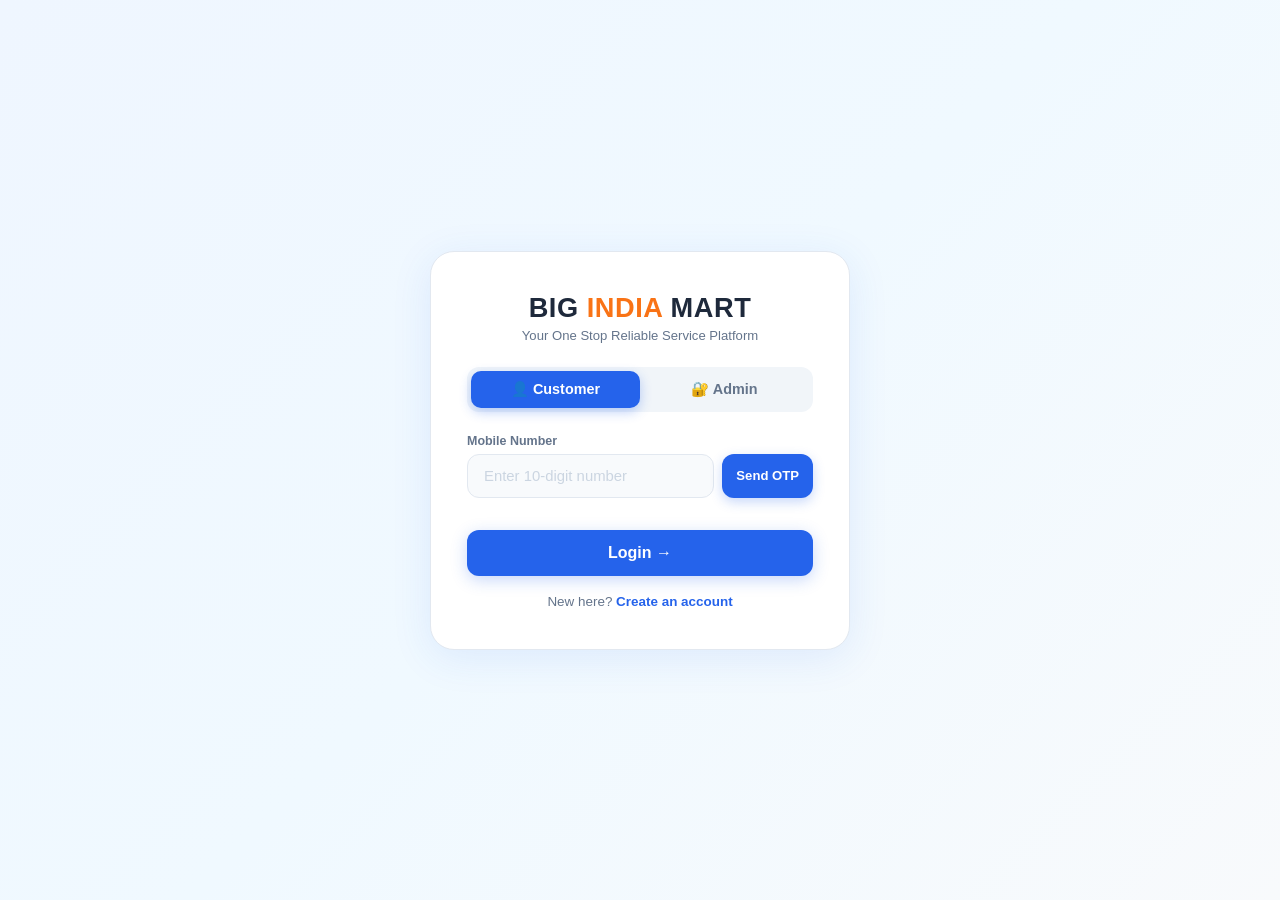
<file: customer-dashboard.html>
<!DOCTYPE html>
<html lang="en">
<head>
  <meta charset="UTF-8"/>
  <meta name="viewport" content="width=device-width, initial-scale=1.0"/>
  <title>Dashboard - BIG INDIA Mart</title>
  <link rel="stylesheet" href="style.css"/>
</head>
<body>

<nav>
  <div class="logo"><a href="index.html" style="text-decoration:none;color:inherit;">BIG <span>INDIA</span> MART</a></div>
  <div class="nav-links">
    <span id="nav-user" style="color:#94a3b8; font-size:0.9rem;"></span>
    <a href="#" onclick="logout()" style="color:#ef4444;">Logout</a>
  </div>
</nav>

<div class="dashboard-layout">

  <!-- SIDEBAR -->
  <div class="sidebar">
    <div class="user-info">
      <div class="avatar" id="avatar-letter">U</div>
      <h4 id="sidebar-name">User</h4>
      <p id="sidebar-email">user@email.com</p>
    </div>
    <a href="customer-dashboard.html" class="active">🏠 Dashboard</a>
    <a href="grocery.html">🛒 Grocery</a>
    <a href="#" onclick="comingSoon()">✈️ Tour & Travel</a>
    <a href="#" onclick="comingSoon()">🏠 Rent</a>
    <a href="#" onclick="comingSoon()">🏷️ Sale</a>
    <a href="#" onclick="comingSoon()">📊 Tax Consultancy</a>
    <a href="#" onclick="comingSoon()">🎓 Education</a>
    <a href="#" onclick="comingSoon()">💼 Job Placement</a>
    <a href="#" onclick="comingSoon()">🛍️ E-Commerce</a>
    <a href="#" onclick="comingSoon()">🇮🇳 Sarkari Yojana</a>
    <a href="#" onclick="comingSoon()">🏗️ Construction</a>
    <a href="#" onclick="comingSoon()">📈 Investment</a>
    <a href="#" onclick="comingSoon()">🏢 Real Estate</a>
    <a href="#" onclick="comingSoon()">🏪 Listed Shops</a>
    <a href="profile.html">👤 My Profile</a>
    <a href="#" onclick="logout()" style="color:#ef4444; margin-top:auto;">🚪 Logout</a>
  </div>

  <!-- MAIN -->
  <div class="main-content">
    <div class="page-title">Welcome back, <span id="welcome-name">User</span> 👋</div>
    <div class="page-subtitle">Here's what's available for you today</div>

    <!-- KYC BANNER -->
    <div id="kyc-banner" style="display:none; background:rgba(234,179,8,0.08); border:1px solid rgba(234,179,8,0.25); border-radius:12px; padding:14px 18px; margin-bottom:24px; display:flex; align-items:center; gap:12px;">
      <span style="font-size:1.3rem;">⚠️</span>
      <div>
        <strong>KYC Pending</strong>
        <p style="font-size:0.85rem; color:#94a3b8; margin-top:2px;">Your KYC verification is under review. Some services may be limited.</p>
      </div>
    </div>

    <!-- STATS -->
    <div class="stats-grid">
      <div class="stat-card">
        <div class="stat-label">Total Orders</div>
        <div class="stat-value" id="stat-orders">0</div>
      </div>
      <div class="stat-card">
        <div class="stat-label">KYC Status</div>
        <div class="stat-value" id="stat-kyc" style="font-size:1rem; margin-top:4px;"></div>
      </div>
      <div class="stat-card">
        <div class="stat-label">Member Since</div>
        <div class="stat-value" id="stat-since" style="font-size:1rem; margin-top:4px;"></div>
      </div>
    </div>

    <!-- SERVICES GRID -->
    <h3 style="font-size:1.1rem; font-weight:600; margin-bottom:20px;">Our Services</h3>
    <div class="services-grid" style="grid-template-columns:repeat(auto-fill,minmax(160px,1fr));">
      <a href="grocery.html" class="service-card">
        <div class="icon">🛒</div><h3>Grocery</h3><p>Order fresh groceries</p>
      </a>
      <a href="#" class="service-card" onclick="comingSoon(); return false;">
        <div class="icon">✈️</div><h3>Tour & Travel</h3><p>Book tours & packages</p>
      </a>
      <a href="#" class="service-card" onclick="comingSoon(); return false;">
        <div class="icon">🏠</div><h3>Rent</h3><p>House & property rent</p>
      </a>
      <a href="#" class="service-card" onclick="comingSoon(); return false;">
        <div class="icon">🏷️</div><h3>Sale</h3><p>Buy & sell products</p>
      </a>
      <a href="#" class="service-card" onclick="comingSoon(); return false;">
        <div class="icon">📊</div><h3>Tax Consultancy</h3><p>GST, ITR & tax help</p>
      </a>
      <a href="#" class="service-card" onclick="comingSoon(); return false;">
        <div class="icon">🎓</div><h3>Education</h3><p>Admissions & guidance</p>
      </a>
      <a href="#" class="service-card" onclick="comingSoon(); return false;">
        <div class="icon">💼</div><h3>Job Placement</h3><p>Find jobs & hire</p>
      </a>
      <a href="#" class="service-card" onclick="comingSoon(); return false;">
        <div class="icon">🛍️</div><h3>E-Commerce</h3><p>Online shopping</p>
      </a>
      <a href="#" class="service-card" onclick="comingSoon(); return false;">
        <div class="icon">🇮🇳</div><h3>Sarkari Yojana</h3><p>Govt schemes</p>
      </a>
      <a href="#" class="service-card" onclick="comingSoon(); return false;">
        <div class="icon">🏗️</div><h3>Construction</h3><p>Building & civil work</p>
      </a>
      <a href="#" class="service-card" onclick="comingSoon(); return false;">
        <div class="icon">📈</div><h3>Investment</h3><p>Mutual funds & more</p>
      </a>
      <a href="#" class="service-card" onclick="comingSoon(); return false;">
        <div class="icon">🏢</div><h3>Real Estate</h3><p>Buy, sell & rent</p>
      </a>
      <a href="#" class="service-card" onclick="comingSoon(); return false;">
        <div class="icon">🏪</div><h3>Listed Shops</h3><p>Local businesses</p>
      </a>
    </div>

    <!-- RECENT ORDERS -->
    <h3 style="font-size:1.1rem; font-weight:600; margin:32px 0 16px;">Recent Orders</h3>
    <div class="table-container">
      <table>
        <thead>
          <tr>
            <th>Order ID</th>
            <th>Items</th>
            <th>Amount</th>
            <th>Date</th>
            <th>Status</th>
          </tr>
        </thead>
        <tbody id="orders-table">
          <tr><td colspan="5" style="text-align:center; color:#64748b; padding:30px;">No orders yet. Start shopping!</td></tr>
        </tbody>
      </table>
    </div>
  </div>
</div>

<!-- COMING SOON MODAL -->
<div class="modal-overlay" id="coming-modal">
  <div class="modal" style="text-align:center;">
    <div style="font-size:3rem; margin-bottom:16px;">🚀</div>
    <h3>Coming Soon!</h3>
    <p style="color:#94a3b8; margin:12px 0 24px;">This service will be available soon. Stay tuned!</p>
    <button class="btn btn-blue" onclick="document.getElementById('coming-modal').classList.remove('active')">Got it</button>
  </div>
</div>

<script>
  const user = JSON.parse(localStorage.getItem('bim_current_user') || 'null');
  if (!user || user.role !== 'customer') window.location.href = 'login.html';

  document.getElementById('nav-user').textContent = user.name;
  document.getElementById('sidebar-name').textContent = user.name;
  document.getElementById('sidebar-email').textContent = user.email;
  document.getElementById('avatar-letter').textContent = user.name.charAt(0).toUpperCase();
  document.getElementById('welcome-name').textContent = user.name.split(' ')[0];
  document.getElementById('stat-since').textContent = user.joinDate || 'Today';

  const kycEl = document.getElementById('stat-kyc');
  if (user.kycStatus === 'Verified') {
    kycEl.innerHTML = '<span class="badge badge-green">Verified ✓</span>';
  } else {
    kycEl.innerHTML = '<span class="badge badge-yellow">Pending</span>';
    document.getElementById('kyc-banner').style.display = 'flex';
  }

  // Load orders
  const orders = JSON.parse(localStorage.getItem('bim_orders_' + user.id) || '[]');
  document.getElementById('stat-orders').textContent = orders.length;
  if (orders.length > 0) {
    const tbody = document.getElementById('orders-table');
    tbody.innerHTML = orders.slice(-5).reverse().map(o => `
      <tr>
        <td>#${o.id}</td>
        <td>${o.items} items</td>
        <td>₹${o.total}</td>
        <td>${o.date}</td>
        <td><span class="badge badge-green">${o.status}</span></td>
      </tr>
    `).join('');
  }

  function comingSoon() {
    document.getElementById('coming-modal').classList.add('active');
  }

  function logout() {
    localStorage.removeItem('bim_current_user');
    window.location.href = 'login.html';
  }
</script>

</body>
</html>
</file>
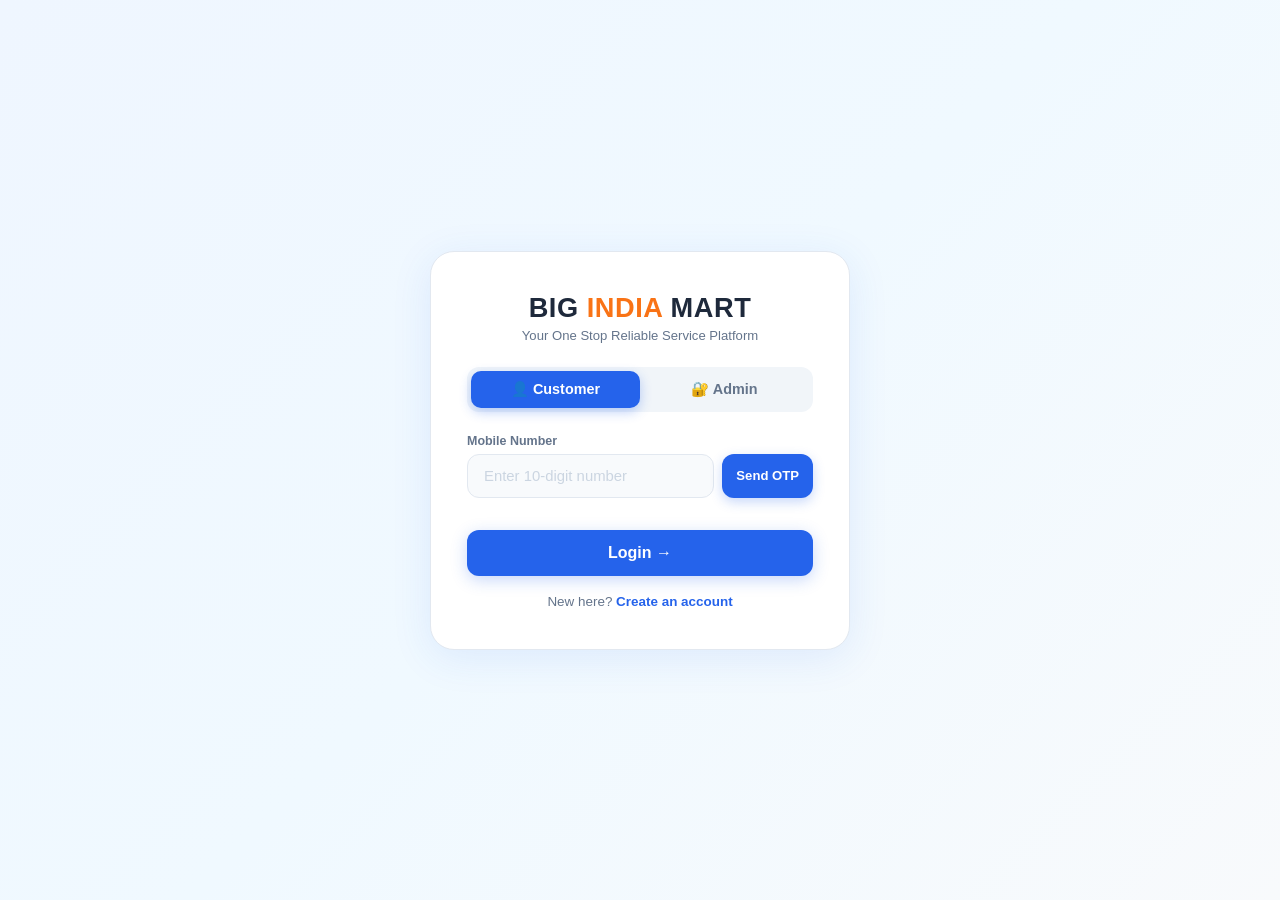
<file: grocery.html>
<!DOCTYPE html>
<html lang="en">
<head>
  <meta charset="UTF-8"/>
  <meta name="viewport" content="width=device-width, initial-scale=1.0"/>
  <title>Grocery Store - BIG INDIA Mart</title>
  <link rel="stylesheet" href="style.css"/>
</head>
<body>

<nav>
  <div class="logo"><a href="index.html" style="text-decoration:none;color:inherit;">BIG <span>INDIA</span> MART</a></div>
  <div class="nav-links">
    <a href="customer-dashboard.html">← Dashboard</a>
    <a href="#" onclick="logout()" style="color:#ef4444;">Logout</a>
  </div>
</nav>

<div class="dashboard-layout">

  <!-- SIDEBAR -->
  <div class="sidebar">
    <div class="user-info">
      <div class="avatar" id="avatar-letter">U</div>
      <h4 id="sidebar-name">User</h4>
      <p id="sidebar-email">user@email.com</p>
    </div>
    <a href="customer-dashboard.html">🏠 Dashboard</a>
    <a href="grocery.html" class="active">🛒 Grocery Store</a>
    <a href="profile.html">👤 My Profile</a>
    <a href="#" onclick="logout()" style="color:#ef4444;">🚪 Logout</a>
  </div>

  <!-- MAIN -->
  <div class="main-content" style="display:flex; gap:0; padding:0; flex:1; overflow:hidden;">

    <!-- PRODUCTS -->
    <div style="flex:1; padding:30px; overflow-y:auto;">
      <div class="page-title">🛒 Grocery Store</div>
      <div class="page-subtitle">Fresh items delivered to your door</div>

      <!-- SEARCH & FILTER -->
      <div style="display:flex; gap:12px; margin-bottom:24px; flex-wrap:wrap;">
        <input type="text" id="search-input" placeholder="Search items..." oninput="filterItems()"
          style="flex:1; min-width:200px; background:#f8fafc; border:1px solid #e2e8f0; border-radius:10px; padding:10px 14px; color:#1e293b; outline:none;"/>
        <select id="cat-filter" onchange="filterItems()"
          style="background:#f8fafc; border:1px solid #e2e8f0; border-radius:10px; padding:10px 14px; color:#1e293b; outline:none;">
          <option value="">All Categories</option>
          <option>Vegetables</option>
          <option>Fruits</option>
          <option>Dairy</option>
          <option>Grains</option>
          <option>Snacks</option>
          <option>Beverages</option>
          <option>Other</option>
        </select>
      </div>

      <div class="grocery-grid" id="grocery-grid">
        <div style="grid-column:1/-1; text-align:center; color:#64748b; padding:60px 0;">
          <div style="font-size:3rem; margin-bottom:12px;">🛒</div>
          <p>No items available yet. Check back soon!</p>
        </div>
      </div>
    </div>

    <!-- CART -->
    <div class="cart-sidebar">
      <h3>🛒 My Cart <span id="cart-count" style="background:#2563eb; color:white; border-radius:20px; padding:2px 8px; font-size:0.75rem; margin-left:6px;">0</span></h3>

      <div id="cart-items">
        <p style="color:#64748b; font-size:0.85rem; text-align:center; padding:20px 0;">Cart is empty</p>
      </div>

      <div class="cart-total" id="cart-total-row" style="display:none;">
        <span>Total</span>
        <span id="cart-total-val" style="color:#3b82f6;">₹0</span>
      </div>

      <button class="btn btn-blue btn-full" style="margin-top:16px;" onclick="checkout()" id="checkout-btn" disabled>
        Proceed to Checkout
      </button>
    </div>
  </div>
</div>

<!-- CHECKOUT MODAL -->
<div class="modal-overlay" id="checkout-modal">
  <div class="modal">
    <h3>🧾 Order Summary</h3>
    <div id="checkout-summary" style="margin-bottom:20px; max-height:200px; overflow-y:auto;"></div>
    <div style="display:flex; justify-content:space-between; font-weight:700; font-size:1.1rem; margin-bottom:20px; padding-top:12px; border-top:1px solid #e2e8f0;">
      <span>Grand Total</span>
      <span id="checkout-total" style="color:#3b82f6;"></span>
    </div>
    <div class="form-group">
      <label>Delivery Address</label>
      <textarea id="delivery-address" rows="2" placeholder="Enter delivery address"></textarea>
    </div>
    <div class="form-group">
      <label>Payment Method</label>
      <select id="payment-method">
        <option>Cash on Delivery</option>
        <option>UPI</option>
        <option>Net Banking</option>
      </select>
    </div>
    <div style="display:flex; gap:12px;">
      <button class="btn btn-outline" onclick="document.getElementById('checkout-modal').classList.remove('active')" style="flex:1;">Cancel</button>
      <button class="btn btn-blue" onclick="placeOrder()" style="flex:2;">Place Order ✓</button>
    </div>
  </div>
</div>

<!-- SUCCESS MODAL -->
<div class="modal-overlay" id="success-modal">
  <div class="modal" style="text-align:center;">
    <div style="font-size:3.5rem; margin-bottom:16px;">🎉</div>
    <h3>Order Placed!</h3>
    <p style="color:#94a3b8; margin:12px 0 8px;">Your order has been placed successfully.</p>
    <p id="order-id-display" style="color:#3b82f6; font-weight:700; margin-bottom:24px;"></p>
    <button class="btn btn-blue" onclick="window.location.href='customer-dashboard.html'">Go to Dashboard</button>
  </div>
</div>

<script src="grocery-images.js"></script>
<script>
  const user = JSON.parse(localStorage.getItem('bim_current_user') || 'null');
  if (!user || user.role !== 'customer') window.location.href = 'login.html';

  document.getElementById('sidebar-name').textContent = user.name;
  document.getElementById('sidebar-email').textContent = user.email;
  document.getElementById('avatar-letter').textContent = user.name.charAt(0).toUpperCase();

  let cart = {};
  let allItems = [];

  function loadItems() {
    allItems = JSON.parse(localStorage.getItem('bim_grocery_items') || '[]');
    renderItems(allItems);
  }

  function renderItems(items) {
    const grid = document.getElementById('grocery-grid');
    if (items.length === 0) {
      grid.innerHTML = `<div style="grid-column:1/-1; text-align:center; color:#64748b; padding:60px 0;">
        <div style="font-size:3rem; margin-bottom:12px;">🛒</div>
        <p>No items available yet. Check back soon!</p>
      </div>`;
      return;
    }
    grid.innerHTML = items.map(item => `
      <div class="grocery-card">
        <img src="${item.image}" alt="${item.name}" style="width:100%;height:150px;object-fit:cover;"
          onerror="this.style.display='none';this.nextElementSibling.style.display='flex'"/>
        <div style="display:none;width:100%;height:150px;background:#1e293b;align-items:center;justify-content:center;font-size:3rem;">🛒</div>
        <div class="card-body">
          <h4>${item.name}</h4>
          <div class="unit">${item.category} • ${item.unit}</div>
          <div class="price">₹${item.price}</div>
          <div style="display:flex; align-items:center; gap:8px;">
            <button onclick="changeQty('${item.id}', -1)" style="background:#e2e8f0; border:none; color:#1e293b; width:28px; height:28px; border-radius:6px; cursor:pointer; font-size:1rem;">−</button>
            <span id="qty-${item.id}" style="min-width:20px; text-align:center; font-weight:600; color:#1e293b;">${cart[item.id] ? cart[item.id].qty : 0}</span>
            <button onclick="changeQty('${item.id}', 1)" style="background:#2563eb; border:none; color:white; width:28px; height:28px; border-radius:6px; cursor:pointer; font-size:1rem;">+</button>
          </div>
        </div>
      </div>
    `).join('');
  }

  function changeQty(id, delta) {
    const item = allItems.find(i => i.id === id);
    if (!item) return;
    if (!cart[id]) cart[id] = { ...item, qty: 0 };
    cart[id].qty = Math.max(0, cart[id].qty + delta);
    if (cart[id].qty === 0) delete cart[id];
    document.getElementById('qty-' + id).textContent = cart[id] ? cart[id].qty : 0;
    updateCart();
  }

  function updateCart() {
    const items = Object.values(cart);
    const count = items.reduce((s, i) => s + i.qty, 0);
    const total = items.reduce((s, i) => s + i.qty * i.price, 0);

    document.getElementById('cart-count').textContent = count;
    document.getElementById('checkout-btn').disabled = count === 0;

    if (items.length === 0) {
      document.getElementById('cart-items').innerHTML = '<p style="color:#64748b; font-size:0.85rem; text-align:center; padding:20px 0;">Cart is empty</p>';
      document.getElementById('cart-total-row').style.display = 'none';
    } else {
      document.getElementById('cart-items').innerHTML = items.map(i => `
        <div class="cart-item">
          <span class="item-name">${i.name}</span>
          <span class="item-qty">×${i.qty}</span>
          <span class="item-price">₹${i.qty * i.price}</span>
          <button class="remove-btn" onclick="removeItem('${i.id}')">✕</button>
        </div>
      `).join('');
      document.getElementById('cart-total-row').style.display = 'flex';
      document.getElementById('cart-total-val').textContent = '₹' + total;
    }
  }

  function removeItem(id) {
    delete cart[id];
    const qtyEl = document.getElementById('qty-' + id);
    if (qtyEl) qtyEl.textContent = 0;
    updateCart();
  }

  function filterItems() {
    const q = document.getElementById('search-input').value.toLowerCase();
    const cat = document.getElementById('cat-filter').value;
    const filtered = allItems.filter(i =>
      i.name.toLowerCase().includes(q) &&
      (cat === '' || i.category === cat)
    );
    renderItems(filtered);
  }

  function checkout() {
    const items = Object.values(cart);
    if (items.length === 0) return;
    const total = items.reduce((s, i) => s + i.qty * i.price, 0);

    document.getElementById('checkout-summary').innerHTML = items.map(i => `
      <div style="display:flex; justify-content:space-between; padding:8px 0; border-bottom:1px solid #e2e8f0; font-size:0.88rem;">
        <span>${i.name} ×${i.qty}</span>
        <span style="color:#3b82f6;">₹${i.qty * i.price}</span>
      </div>
    `).join('');
    document.getElementById('checkout-total').textContent = '₹' + total;

    // Pre-fill address
    document.getElementById('delivery-address').value = user.address ? `${user.address}, ${user.city}, ${user.state} - ${user.pin}` : '';
    document.getElementById('checkout-modal').classList.add('active');
  }

  function placeOrder() {
    const address = document.getElementById('delivery-address').value.trim();
    if (!address) return alert('Please enter delivery address');

    const items = Object.values(cart);
    const total = items.reduce((s, i) => s + i.qty * i.price, 0);
    const orderId = 'BIM' + Date.now();

    const order = {
      id: orderId,
      items: items.length,
      itemDetails: items,
      total,
      address,
      payment: document.getElementById('payment-method').value,
      date: new Date().toLocaleDateString('en-IN'),
      status: 'Confirmed'
    };

    const key = 'bim_orders_' + user.id;
    const orders = JSON.parse(localStorage.getItem(key) || '[]');
    orders.push(order);
    localStorage.setItem(key, JSON.stringify(orders));

    cart = {};
    updateCart();
    document.getElementById('checkout-modal').classList.remove('active');
    document.getElementById('order-id-display').textContent = 'Order ID: ' + orderId;
    document.getElementById('success-modal').classList.add('active');
    loadItems();
  }

  function logout() {
    localStorage.removeItem('bim_current_user');
    window.location.href = 'login.html';
  }

  loadItems();
</script>

</body>
</html>
</file>
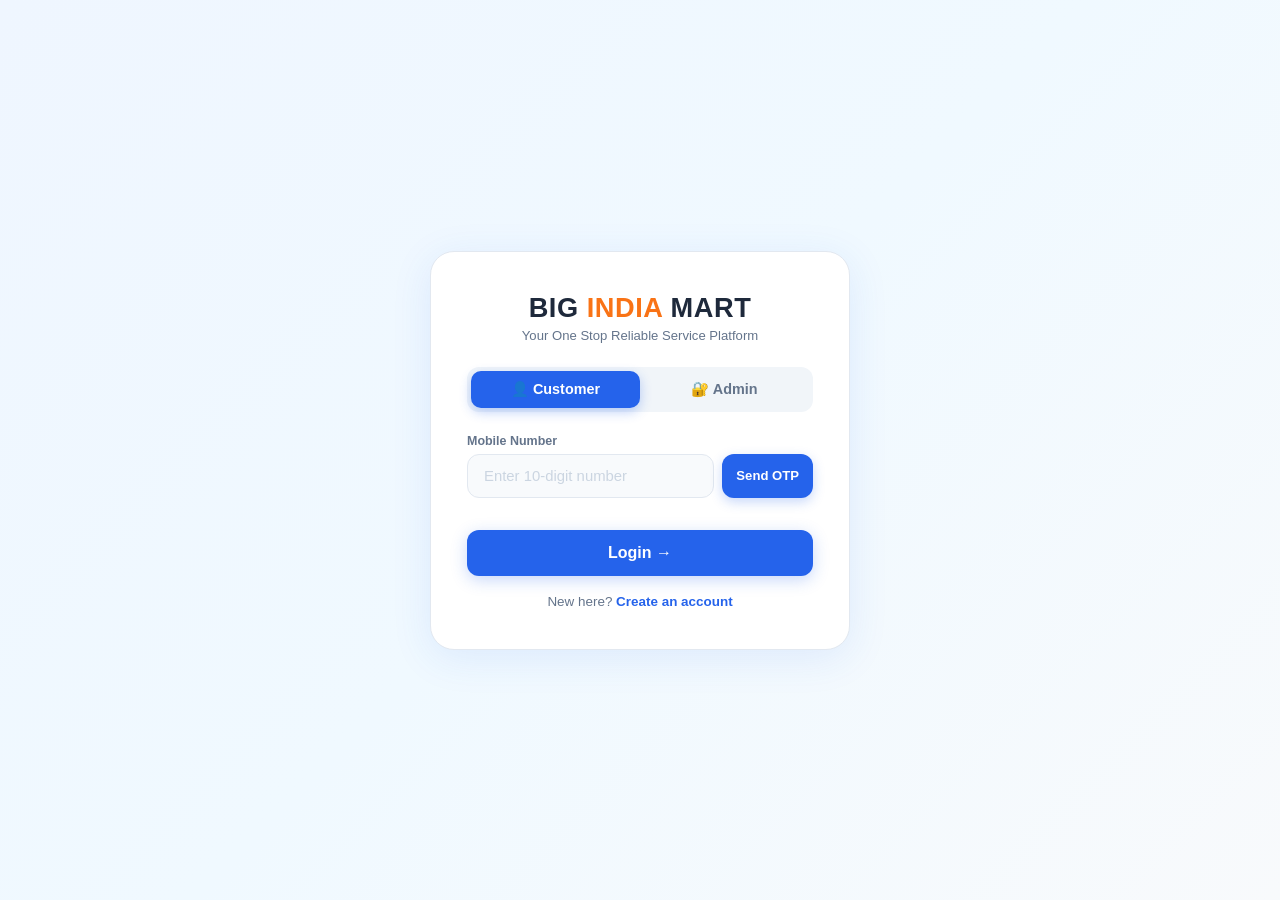
<file: login.html>
<!DOCTYPE html>
<html lang="en">
<head>
  <meta charset="UTF-8"/>
  <meta name="viewport" content="width=device-width, initial-scale=1.0"/>
  <title>Login - BIG INDIA MART</title>
  <style>
    * { margin: 0; padding: 0; box-sizing: border-box; font-family: 'Segoe UI', sans-serif; }

    body {
      min-height: 100vh;
      background: linear-gradient(135deg, #eff6ff 0%, #f0f9ff 50%, #f8fafc 100%);
      display: flex; align-items: center; justify-content: center;
      padding: 20px;
    }

    .card {
      background: #ffffff;
      border: 1px solid #e2e8f0;
      border-radius: 24px;
      padding: 40px 36px;
      width: 100%; max-width: 420px;
      box-shadow: 0 8px 40px rgba(37,99,235,0.1);
    }

    /* LOGO */
    .logo { text-align: center; margin-bottom: 6px; }
    .logo h1 { font-size: 1.7rem; font-weight: 900; color: #1e293b; letter-spacing: 0.02em; }
    .logo h1 .india { color: #f97316; }
    .logo p { font-size: 0.82rem; color: #64748b; margin-top: 4px; }

    /* TABS */
    .tabs {
      display: flex;
      background: #f1f5f9;
      border-radius: 12px;
      padding: 4px;
      margin: 24px 0 22px;
    }
    .tab {
      flex: 1; padding: 10px;
      border: none; background: transparent;
      color: #64748b;
      border-radius: 10px; cursor: pointer;
      font-size: 0.9rem; font-weight: 600;
      transition: all 0.2s;
    }
    .tab.active {
      background: #2563eb;
      color: white;
      box-shadow: 0 4px 12px rgba(37,99,235,0.3);
    }

    /* ALERT */
    .alert {
      padding: 11px 14px; border-radius: 10px;
      font-size: 0.83rem; margin-bottom: 16px;
    }
    .alert-err  { background: #fee2e2; color: #dc2626; border: 1px solid #fecaca; }
    .alert-ok   { background: #dcfce7; color: #16a34a; border: 1px solid #bbf7d0; }
    .alert-info { background: #dbeafe; color: #1d4ed8; border: 1px solid #bfdbfe; }

    /* FORM */
    .fg { margin-bottom: 14px; }
    .fg label { display: block; font-size: 0.78rem; color: #64748b; margin-bottom: 6px; font-weight: 600; }
    .fg input {
      width: 100%;
      background: #f8fafc;
      border: 1px solid #e2e8f0;
      border-radius: 12px;
      padding: 13px 16px;
      color: #1e293b; font-size: 0.93rem;
      outline: none; transition: all 0.2s;
    }
    .fg input:focus {
      border-color: #2563eb;
      box-shadow: 0 0 0 3px rgba(37,99,235,0.1);
      background: #ffffff;
    }
    .fg input::placeholder { color: #cbd5e1; }

    /* PHONE ROW */
    .phone-row { display: flex; gap: 8px; }
    .phone-row input { flex: 1; }
    .btn-otp {
      background: #2563eb;
      color: white; border: none;
      border-radius: 12px; padding: 13px 14px;
      font-size: 0.82rem; font-weight: 700;
      cursor: pointer; white-space: nowrap;
      transition: all 0.2s;
      box-shadow: 0 4px 12px rgba(37,99,235,0.25);
    }
    .btn-otp:hover { background: #1d4ed8; }
    .btn-otp:disabled { opacity: 0.45; cursor: not-allowed; }

    /* OTP INPUT */
    .otp-big {
      letter-spacing: 0.35em; text-align: center;
      font-size: 1.3rem; font-weight: 800;
    }
    .timer { font-size: 0.75rem; color: #94a3b8; text-align: right; margin-top: 5px; }

    /* OTP HINT */
    .otp-hint {
      background: #dbeafe;
      border: 1px solid #bfdbfe;
      border-radius: 10px; padding: 10px 14px;
      font-size: 0.82rem; color: #1d4ed8;
      margin-top: 10px; text-align: center;
    }
    .otp-hint strong { font-size: 1.2rem; letter-spacing: 0.2em; display: block; margin-top: 4px; color: #1e293b; }

    /* SUBMIT */
    .btn-submit {
      width: 100%; padding: 14px;
      background: #2563eb;
      border: none; border-radius: 12px;
      color: white; font-size: 1rem; font-weight: 700;
      cursor: pointer; transition: all 0.2s;
      margin-top: 6px;
      box-shadow: 0 4px 16px rgba(37,99,235,0.25);
    }
    .btn-submit:hover { background: #1d4ed8; transform: translateY(-1px); box-shadow: 0 8px 24px rgba(37,99,235,0.35); }
    .btn-submit:disabled { opacity: 0.55; cursor: not-allowed; transform: none; }

    /* ADMIN HINT */
    .admin-hint {
      background: #f8fafc;
      border: 1px solid #e2e8f0;
      border-radius: 10px; padding: 10px 14px;
      font-size: 0.78rem; color: #64748b;
      text-align: center; margin-top: 14px;
    }

    .footer-txt { text-align: center; margin-top: 18px; font-size: 0.84rem; color: #64748b; }
    .footer-txt a { color: #2563eb; text-decoration: none; font-weight: 600; }
    .footer-txt a:hover { color: #1d4ed8; }

    .divider { height: 1px; background: #e2e8f0; margin: 18px 0; }
  </style>
</head>
<body>

<div class="card">

  <div class="logo">
    <h1>BIG <span class="india">INDIA</span> MART</h1>
    <p>Your One Stop Reliable Service Platform</p>
  </div>

  <!-- TABS -->
  <div class="tabs">
    <button class="tab active" id="tab-c" onclick="switchTab('customer')">👤 Customer</button>
    <button class="tab" id="tab-a" onclick="switchTab('admin')">🔐 Admin</button>
  </div>

  <div id="alert-box"></div>

  <!-- CUSTOMER: PHONE + OTP -->
  <div id="customer-form">
    <div class="fg">
      <label>Mobile Number</label>
      <div class="phone-row">
        <input type="tel" id="l-mobile" placeholder="Enter 10-digit number" maxlength="10"
          oninput="this.value=this.value.replace(/\D/g,'')"/>
        <button class="btn-otp" id="otp-btn" onclick="sendOTP()">Send OTP</button>
      </div>
    </div>

    <div id="otp-wrap" style="display:none;">
      <div class="fg" style="margin-bottom:4px;">
        <label>Enter OTP</label>
        <input type="text" id="l-otp" class="otp-big" placeholder="• • • • • •" maxlength="6"
          oninput="this.value=this.value.replace(/\D/g,'')"/>
      </div>
      <div class="timer" id="otp-timer"></div>
      <div id="otp-hint" class="otp-hint" style="display:none;">
        OTP for demo: <strong id="otp-val"></strong>
      </div>
    </div>

    <button class="btn-submit" onclick="loginWithOTP()" id="login-btn" style="margin-top:18px;">Login →</button>
    <div class="footer-txt">New here? <a href="register.html">Create an account</a></div>
  </div>

  <!-- ADMIN: EMAIL + PASSWORD -->
  <div id="admin-form" style="display:none;">
    <div class="fg">
      <label>Email Address</label>
      <input type="email" id="a-email" placeholder="Enter your email"/>
    </div>
    <div class="fg">
      <label>Password</label>
      <input type="password" id="a-pass" placeholder="Enter your password"
        onkeydown="if(event.key==='Enter') adminLogin()"/>
    </div>
    <button class="btn-submit" onclick="adminLogin()">Login →</button>
    <div class="admin-hint">📧 admin@bigindiamart.com &nbsp;·&nbsp; 🔑 admin123</div>
  </div>

</div>

<script>
  let currentTab = 'customer';
  let generatedOTP = '';
  let timerInterval = null;
  let otpSent = false;

  function switchTab(tab) {
    currentTab = tab;
    document.getElementById('tab-c').classList.toggle('active', tab === 'customer');
    document.getElementById('tab-a').classList.toggle('active', tab === 'admin');
    document.getElementById('customer-form').style.display = tab === 'customer' ? 'block' : 'none';
    document.getElementById('admin-form').style.display = tab === 'admin' ? 'block' : 'none';
    document.getElementById('alert-box').innerHTML = '';
  }

  function showAlert(msg, type = 'err') {
    document.getElementById('alert-box').innerHTML = `<div class="alert alert-${type}">${msg}</div>`;
  }

  function sendOTP() {
    const mob = document.getElementById('l-mobile').value.trim();
    if (mob.length !== 10) return showAlert('Enter valid 10-digit mobile number');

    // Check if user exists
    const users = JSON.parse(localStorage.getItem('bim_users') || '[]');
    const user = users.find(u => u.mobile === mob);
    if (!user) return showAlert('Mobile not registered. <a href="register.html" style="color:#93c5fd;">Register here</a>');

    generatedOTP = Math.floor(100000 + Math.random() * 900000).toString();
    otpSent = true;

    document.getElementById('otp-wrap').style.display = 'block';
    document.getElementById('l-otp').value = '';
    document.getElementById('otp-btn').disabled = true;
    document.getElementById('otp-btn').textContent = 'Sent ✓';
    document.getElementById('otp-hint').style.display = 'block';
    document.getElementById('otp-val').textContent = generatedOTP;
    document.getElementById('login-btn').textContent = 'Verify OTP & Login →';

    showAlert(`OTP sent to +91 ${mob}`, 'info');

    clearInterval(timerInterval);
    let s = 60;
    timerInterval = setInterval(() => {
      s--;
      document.getElementById('otp-timer').textContent = `Resend in ${s}s`;
      if (s <= 0) {
        clearInterval(timerInterval);
        document.getElementById('otp-timer').textContent = '';
        document.getElementById('otp-btn').disabled = false;
        document.getElementById('otp-btn').textContent = 'Resend';
      }
    }, 1000);
  }

  function loginWithOTP() {
    const mob = document.getElementById('l-mobile').value.trim();
    if (!otpSent) {
      if (mob.length !== 10) return showAlert('Enter valid 10-digit mobile number');
      return showAlert('Please send OTP first');
    }

    const otp = document.getElementById('l-otp').value.trim();
    if (!otp) return showAlert('Please enter the OTP');
    if (otp !== generatedOTP) return showAlert('❌ Incorrect OTP. Try again');

    clearInterval(timerInterval);
    const users = JSON.parse(localStorage.getItem('bim_users') || '[]');
    const user = users.find(u => u.mobile === mob);

    localStorage.setItem('bim_current_user', JSON.stringify(user));
    showAlert('✅ Login successful! Redirecting...', 'ok');
    setTimeout(() => window.location.href = 'customer-dashboard.html', 900);
  }

  function adminLogin() {
    const email = document.getElementById('a-email').value.trim();
    const pass  = document.getElementById('a-pass').value;
    if (email === 'admin@bigindiamart.com' && pass === 'admin123') {
      localStorage.setItem('bim_current_user', JSON.stringify({ name: 'Admin', role: 'admin', email }));
      showAlert('✅ Admin login successful!', 'ok');
      setTimeout(() => window.location.href = 'admin.html', 900);
    } else {
      showAlert('Wrong admin credentials');
    }
  }

  // Auto redirect
  const cur = JSON.parse(localStorage.getItem('bim_current_user') || 'null');
  if (cur) window.location.href = cur.role === 'admin' ? 'admin.html' : 'customer-dashboard.html';
</script>

</body>
</html>
</file>
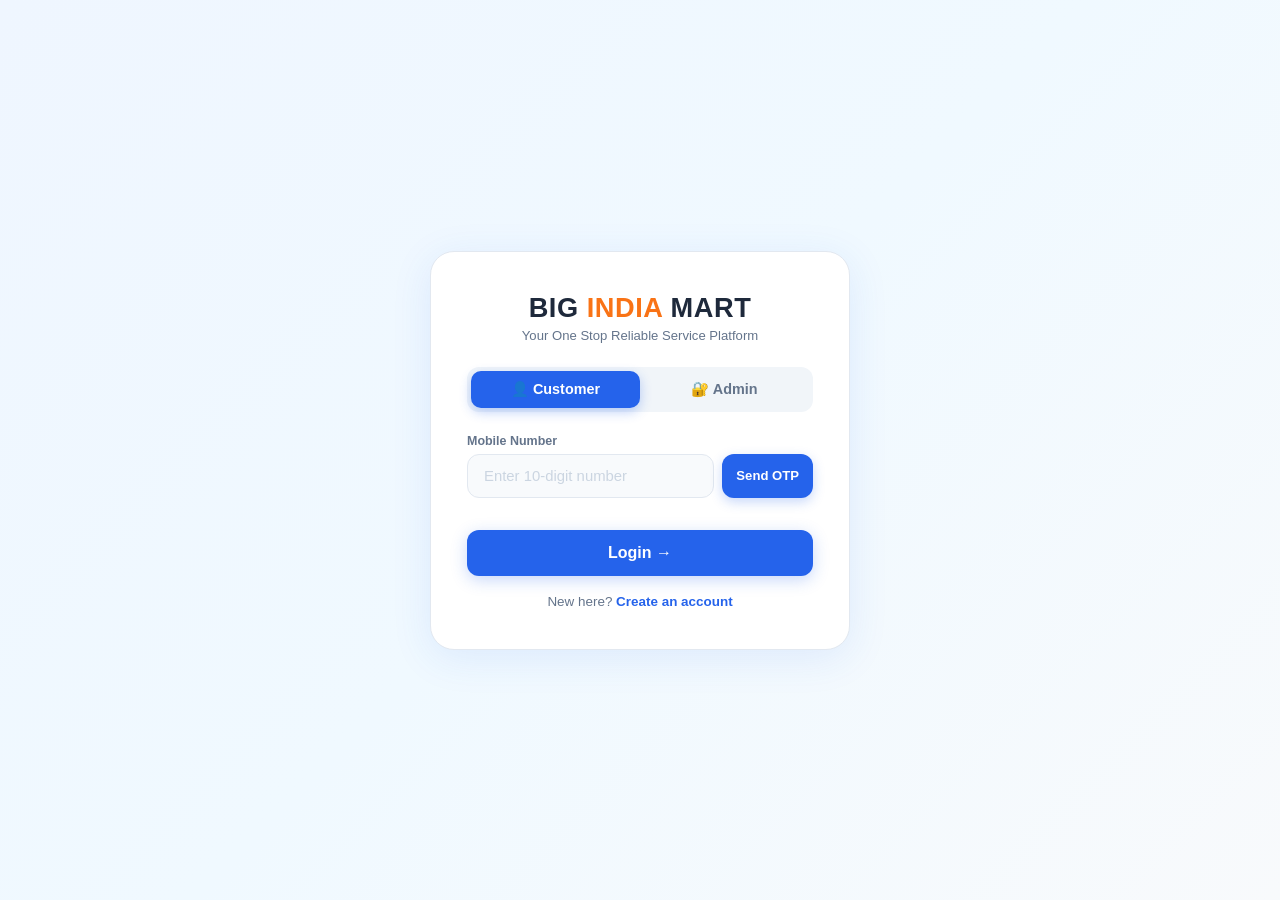
<file: profile.html>
<!DOCTYPE html>
<html lang="en">
<head>
  <meta charset="UTF-8"/>
  <meta name="viewport" content="width=device-width, initial-scale=1.0"/>
  <title>My Profile - BIG INDIA Mart</title>
  <link rel="stylesheet" href="style.css"/>
</head>
<body>

<nav>
  <div class="logo"><a href="index.html" style="text-decoration:none;color:inherit;">BIG <span>INDIA</span> MART</a></div>
  <div class="nav-links">
    <a href="customer-dashboard.html">← Dashboard</a>
    <a href="#" onclick="logout()" style="color:#ef4444;">Logout</a>
  </div>
</nav>

<div class="dashboard-layout">
  <div class="sidebar">
    <div class="user-info">
      <div class="avatar" id="avatar-letter">U</div>
      <h4 id="sidebar-name">User</h4>
      <p id="sidebar-email">user@email.com</p>
    </div>
    <a href="customer-dashboard.html">🏠 Dashboard</a>
    <a href="grocery.html">🛒 Grocery Store</a>
    <a href="profile.html" class="active">👤 My Profile</a>
    <a href="#" onclick="logout()" style="color:#ef4444;">🚪 Logout</a>
  </div>

  <div class="main-content">
    <div class="page-title">My Profile</div>
    <div class="page-subtitle">Your account details and KYC status</div>

    <div style="display:grid; grid-template-columns:1fr 1fr; gap:24px; max-width:800px;">

      <!-- PERSONAL INFO -->
      <div style="background:#ffffff; border:1px solid #e2e8f0; border-radius:16px; padding:24px; box-shadow:0 2px 8px rgba(0,0,0,0.05);">
        <h3 style="font-size:1rem; font-weight:600; margin-bottom:20px; color:#1e293b;">Personal Information</h3>
        <div style="display:flex; flex-direction:column; gap:14px; font-size:0.9rem;">
          <div><span style="color:#94a3b8; display:block; font-size:0.78rem; text-transform:uppercase; letter-spacing:0.05em;">Full Name</span><strong id="p-name" style="color:#1e293b;">-</strong></div>
          <div><span style="color:#94a3b8; display:block; font-size:0.78rem; text-transform:uppercase; letter-spacing:0.05em;">Email</span><strong id="p-email" style="color:#1e293b;">-</strong></div>
          <div><span style="color:#94a3b8; display:block; font-size:0.78rem; text-transform:uppercase; letter-spacing:0.05em;">Mobile</span><strong id="p-mobile" style="color:#1e293b;">-</strong></div>
          <div><span style="color:#94a3b8; display:block; font-size:0.78rem; text-transform:uppercase; letter-spacing:0.05em;">Date of Birth</span><strong id="p-dob" style="color:#1e293b;">-</strong></div>
          <div><span style="color:#94a3b8; display:block; font-size:0.78rem; text-transform:uppercase; letter-spacing:0.05em;">Gender</span><strong id="p-gender" style="color:#1e293b;">-</strong></div>
        </div>
      </div>

      <!-- ADDRESS -->
      <div style="background:#ffffff; border:1px solid #e2e8f0; border-radius:16px; padding:24px; box-shadow:0 2px 8px rgba(0,0,0,0.05);">
        <h3 style="font-size:1rem; font-weight:600; margin-bottom:20px; color:#1e293b;">Address Details</h3>
        <div style="display:flex; flex-direction:column; gap:14px; font-size:0.9rem;">
          <div><span style="color:#94a3b8; display:block; font-size:0.78rem; text-transform:uppercase; letter-spacing:0.05em;">Address</span><strong id="p-address" style="color:#1e293b;">-</strong></div>
          <div><span style="color:#94a3b8; display:block; font-size:0.78rem; text-transform:uppercase; letter-spacing:0.05em;">City</span><strong id="p-city" style="color:#1e293b;">-</strong></div>
          <div><span style="color:#94a3b8; display:block; font-size:0.78rem; text-transform:uppercase; letter-spacing:0.05em;">State</span><strong id="p-state" style="color:#1e293b;">-</strong></div>
          <div><span style="color:#94a3b8; display:block; font-size:0.78rem; text-transform:uppercase; letter-spacing:0.05em;">PIN Code</span><strong id="p-pin" style="color:#1e293b;">-</strong></div>
        </div>
      </div>

      <!-- KYC STATUS -->
      <div style="background:#ffffff; border:1px solid #e2e8f0; border-radius:16px; padding:24px; grid-column:1/-1; box-shadow:0 2px 8px rgba(0,0,0,0.05);">
        <h3 style="font-size:1rem; font-weight:600; margin-bottom:20px; color:#1e293b;">KYC Status</h3>
        <div style="display:grid; grid-template-columns:1fr 1fr 1fr; gap:16px; font-size:0.9rem;">
          <div><span style="color:#94a3b8; display:block; font-size:0.78rem; text-transform:uppercase; letter-spacing:0.05em;">Aadhaar Number</span><strong id="p-aadhaar" style="color:#1e293b;">-</strong></div>
          <div><span style="color:#94a3b8; display:block; font-size:0.78rem; text-transform:uppercase; letter-spacing:0.05em;">PAN Number</span><strong id="p-pan" style="color:#1e293b;">-</strong></div>
          <div>
            <span style="color:#94a3b8; display:block; font-size:0.78rem; text-transform:uppercase; letter-spacing:0.05em;">Verification Status</span>
            <span id="p-kyc-badge"></span>
          </div>
        </div>
        <div id="kyc-pending-msg" style="display:none; margin-top:16px; padding:12px; background:#fef9c3; border:1px solid #fde68a; border-radius:10px; font-size:0.85rem; color:#ca8a04;">
          ⏳ Your KYC documents are under review. You will be notified once verified.
        </div>
        <div id="kyc-verified-msg" style="display:none; margin-top:16px; padding:12px; background:#dcfce7; border:1px solid #bbf7d0; border-radius:10px; font-size:0.85rem; color:#16a34a;">
          ✅ Your KYC is verified. You have full access to all services.
        </div>
      </div>
    </div>
  </div>
</div>

<script>
  const user = JSON.parse(localStorage.getItem('bim_current_user') || 'null');
  if (!user || user.role !== 'customer') window.location.href = 'login.html';

  // Get latest user data
  const users = JSON.parse(localStorage.getItem('bim_users') || '[]');
  const u = users.find(x => x.email === user.email) || user;

  document.getElementById('avatar-letter').textContent = u.name.charAt(0).toUpperCase();
  document.getElementById('sidebar-name').textContent = u.name;
  document.getElementById('sidebar-email').textContent = u.email;

  document.getElementById('p-name').textContent = u.name || '-';
  document.getElementById('p-email').textContent = u.email || '-';
  document.getElementById('p-mobile').textContent = u.mobile || '-';
  document.getElementById('p-dob').textContent = u.dob || '-';
  document.getElementById('p-gender').textContent = u.gender || '-';
  document.getElementById('p-address').textContent = u.address || '-';
  document.getElementById('p-city').textContent = u.city || '-';
  document.getElementById('p-state').textContent = u.state || '-';
  document.getElementById('p-pin').textContent = u.pin || '-';
  document.getElementById('p-aadhaar').textContent = u.aadhaar ? u.aadhaar.slice(0,4) + ' **** ' + u.aadhaar.slice(-4) : '-';
  document.getElementById('p-pan').textContent = u.pan || 'Not provided';

  if (u.kycStatus === 'Verified') {
    document.getElementById('p-kyc-badge').innerHTML = '<span class="badge badge-green">Verified ✓</span>';
    document.getElementById('kyc-verified-msg').style.display = 'block';
  } else {
    document.getElementById('p-kyc-badge').innerHTML = '<span class="badge badge-yellow">Pending</span>';
    document.getElementById('kyc-pending-msg').style.display = 'block';
  }

  function logout() {
    localStorage.removeItem('bim_current_user');
    window.location.href = 'login.html';
  }
</script>

</body>
</html>
</file>
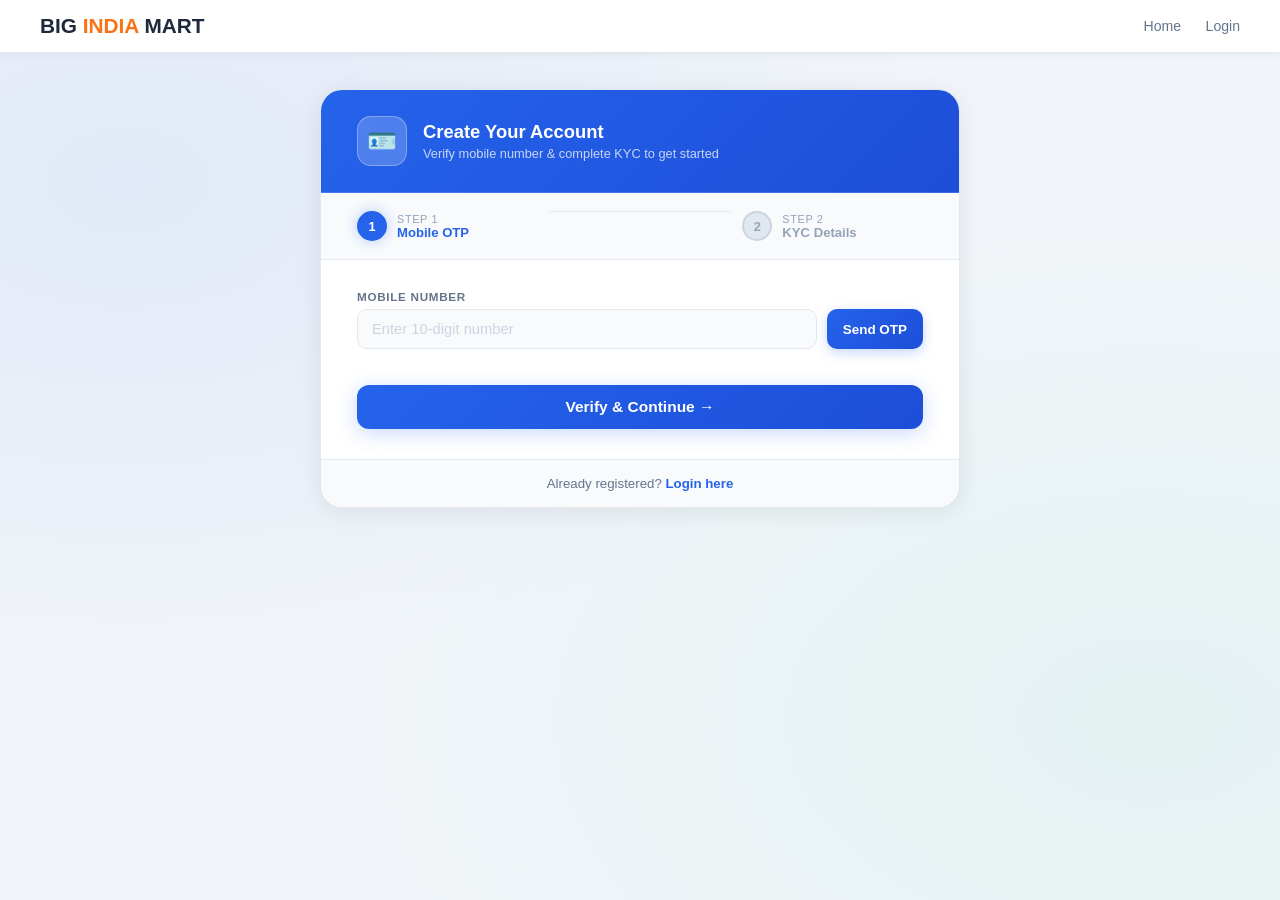
<file: register.html>
<!DOCTYPE html>
<html lang="en">
<head>
  <meta charset="UTF-8"/>
  <meta name="viewport" content="width=device-width, initial-scale=1.0"/>
  <title>Register - BIG INDIA MART</title>
  <style>
    * { margin:0; padding:0; box-sizing:border-box; font-family:'Segoe UI',sans-serif; }

    body {
      min-height: 100vh;
      background: #f1f5f9;
      background-image:
        radial-gradient(ellipse at 10% 20%, rgba(37,99,235,0.08) 0%, transparent 50%),
        radial-gradient(ellipse at 90% 80%, rgba(16,185,129,0.06) 0%, transparent 50%);
      display: flex; flex-direction: column;
    }

    /* NAV */
    nav {
      background: #ffffff;
      border-bottom: 1px solid #e2e8f0;
      padding: 14px 40px;
      display: flex; justify-content: space-between; align-items: center;
      position: sticky; top:0; z-index:100;
      box-shadow: 0 1px 8px rgba(0,0,0,0.06);
    }
    .brand { font-size:1.3rem; font-weight:800; color:#1e293b; text-decoration:none; }
    .brand span { color:#f97316; }
    .nav-right a { color:#64748b; text-decoration:none; font-size:0.88rem; margin-left:20px; transition:color 0.2s; }
    .nav-right a:hover { color:#1e293b; }

    /* PAGE */
    .page { flex:1; display:flex; align-items:flex-start; justify-content:center; padding:36px 16px 60px; }

    /* CARD */
    .card {
      width:100%; max-width:640px;
      background: #ffffff;
      border: 1px solid #e2e8f0;
      border-radius: 22px; overflow:hidden;
      box-shadow: 0 4px 24px rgba(0,0,0,0.08);
    }

    /* HEADER */
    .card-header {
      background: linear-gradient(135deg, #2563eb 0%, #1d4ed8 100%);
      border-bottom: 1px solid rgba(255,255,255,0.15);
      padding: 26px 36px;
      display: flex; align-items:center; gap:16px;
    }
    .h-icon {
      width:50px; height:50px; border-radius:14px;
      background: rgba(255,255,255,0.2);
      border: 1px solid rgba(255,255,255,0.3);
      display:flex; align-items:center; justify-content:center;
      font-size:1.5rem; flex-shrink:0;
    }
    .card-header h2 { font-size:1.15rem; font-weight:700; color:white; }
    .card-header p  { font-size:0.8rem; color:rgba(255,255,255,0.75); margin-top:3px; }

    /* STEPS */
    .steps {
      display:flex; padding:18px 36px;
      background: #f8fafc;
      border-bottom: 1px solid #e2e8f0;
    }
    .step { flex:1; display:flex; align-items:center; }
    .sdot {
      width:30px; height:30px; border-radius:50%;
      background:#e2e8f0;
      border:2px solid #cbd5e1;
      color:#94a3b8;
      font-size:0.8rem; font-weight:700;
      display:flex; align-items:center; justify-content:center;
      flex-shrink:0; transition:all 0.3s; z-index:1;
    }
    .step.active .sdot { background:#2563eb; border-color:#2563eb; color:white; box-shadow:0 0 14px rgba(37,99,235,0.3); }
    .step.done   .sdot { background:#16a34a; border-color:#16a34a; color:white; }
    .sinfo { margin-left:10px; }
    .sinfo .sn { font-size:0.68rem; color:#94a3b8; text-transform:uppercase; letter-spacing:0.06em; }
    .sinfo .sl { font-size:0.82rem; font-weight:600; color:#94a3b8; }
    .step.active .sinfo .sl { color:#2563eb; }
    .step.done   .sinfo .sl { color:#16a34a; }
    .sline { flex:1; height:1px; background:#e2e8f0; margin:0 12px; transition:background 0.3s; }
    .sline.done { background:#16a34a; }

    /* BODY */
    .card-body { padding:30px 36px; }

    /* ALERTS */
    .alert { padding:11px 14px; border-radius:10px; font-size:0.83rem; margin-bottom:18px; }
    .alert-err  { background:#fee2e2; color:#dc2626; border:1px solid #fecaca; }
    .alert-ok   { background:#dcfce7; color:#16a34a; border:1px solid #bbf7d0; }
    .alert-info { background:#dbeafe; color:#1d4ed8; border:1px solid #bfdbfe; }

    /* FORM */
    .grid2 { display:grid; grid-template-columns:1fr 1fr; gap:14px; }
    .full  { grid-column:1/-1; }

    .fg label {
      display:block; font-size:0.73rem; font-weight:700;
      color:#64748b; margin-bottom:6px;
      text-transform:uppercase; letter-spacing:0.06em;
    }
    .fg input, .fg select {
      width:100%; background:#f8fafc;
      border:1px solid #e2e8f0;
      border-radius:10px; padding:11px 14px;
      color:#1e293b; font-size:0.92rem; outline:none;
      transition:border 0.2s, box-shadow 0.2s;
    }
    .fg input:focus, .fg select:focus {
      border-color:#2563eb;
      box-shadow:0 0 0 3px rgba(37,99,235,0.1);
      background:#ffffff;
    }
    .fg input::placeholder { color:#cbd5e1; }
    .fg input[readonly]    { color:#94a3b8; cursor:not-allowed; background:#f1f5f9; }
    .fg select option      { background:#ffffff; color:#1e293b; }

    /* PHONE ROW */
    .phone-row { display:flex; gap:10px; }
    .phone-row input { flex:1; }
    .btn-otp {
      background:linear-gradient(135deg,#2563eb,#1d4ed8);
      color:white; border:none; border-radius:10px;
      padding:11px 16px; font-size:0.84rem; font-weight:700;
      cursor:pointer; white-space:nowrap; transition:all 0.2s;
      box-shadow:0 4px 12px rgba(37,99,235,0.25);
    }
    .btn-otp:hover { background:linear-gradient(135deg,#1d4ed8,#1e40af); }
    .btn-otp:disabled { opacity:0.4; cursor:not-allowed; box-shadow:none; }

    .otp-big { letter-spacing:0.4em; text-align:center; font-size:1.4rem; font-weight:800; }
    .timer   { font-size:0.75rem; color:#94a3b8; text-align:right; margin-top:5px; }

    /* SECTION LABEL */
    .sec-lbl {
      font-size:0.7rem; font-weight:700; color:#94a3b8;
      text-transform:uppercase; letter-spacing:0.1em;
      margin:22px 0 14px; padding-bottom:8px;
      border-bottom:1px solid #e2e8f0;
    }
    .sec-lbl:first-child { margin-top:0; }

    /* UPLOAD */
    .upload-zone {
      border:2px dashed #e2e8f0;
      border-radius:12px; padding:18px;
      text-align:center; cursor:pointer; transition:all 0.2s;
      background:#f8fafc;
    }
    .upload-zone:hover { border-color:#2563eb; background:#eff6ff; }
    .upload-zone.done  { border-color:#16a34a; background:#f0fdf4; }
    .upload-zone input { display:none; }
    .uz-icon  { font-size:1.7rem; margin-bottom:6px; }
    .uz-title { font-size:0.84rem; font-weight:600; color:#1e293b; }
    .uz-sub   { font-size:0.73rem; color:#94a3b8; margin-top:2px; }
    .uz-done  { font-size:0.78rem; color:#16a34a; margin-top:6px; font-weight:600; }
    .upload-preview { width:100%; max-height:90px; object-fit:cover; border-radius:8px; margin-top:10px; display:none; }

    /* BUTTONS */
    .btn-main {
      width:100%; padding:13px;
      background:linear-gradient(135deg,#2563eb,#1d4ed8);
      border:none; border-radius:12px;
      color:white; font-size:0.97rem; font-weight:700;
      cursor:pointer; transition:all 0.2s; margin-top:6px;
      box-shadow:0 4px 20px rgba(37,99,235,0.25);
    }
    .btn-main:hover { transform:translateY(-1px); box-shadow:0 8px 28px rgba(37,99,235,0.35); }
    .btn-main:disabled { opacity:0.5; cursor:not-allowed; transform:none; box-shadow:none; }

    .btn-back {
      flex:1; padding:13px;
      background:#f8fafc;
      border:1px solid #e2e8f0;
      border-radius:12px; color:#64748b;
      font-size:0.95rem; font-weight:600; cursor:pointer; transition:all 0.2s;
    }
    .btn-back:hover { background:#f1f5f9; color:#1e293b; }
    .btn-row { display:flex; gap:12px; margin-top:6px; }

    /* FOOTER */
    .card-footer {
      padding:16px 36px;
      border-top:1px solid #e2e8f0;
      background:#f8fafc;
      text-align:center; font-size:0.83rem; color:#64748b;
    }
    .card-footer a { color:#2563eb; text-decoration:none; font-weight:600; }
    .card-footer a:hover { color:#1d4ed8; }

    @media(max-width:600px){
      nav { padding:12px 16px; }
      .card-header,.card-body,.card-footer,.steps { padding-left:18px; padding-right:18px; }
      .grid2 { grid-template-columns:1fr; }
      .full  { grid-column:1; }
    }
  </style>
</head>
<body>

<nav>
  <a href="index.html" class="brand">BIG <span>INDIA</span> MART</a>
  <div class="nav-right">
    <a href="index.html">Home</a>
    <a href="login.html">Login</a>
  </div>
</nav>

<div class="page">
<div class="card">

  <!-- HEADER -->
  <div class="card-header">
    <div class="h-icon">🪪</div>
    <div>
      <h2>Create Your Account</h2>
      <p>Verify mobile number &amp; complete KYC to get started</p>
    </div>
  </div>

  <!-- STEPS -->
  <div class="steps">
    <div class="step active" id="si1">
      <div class="sdot" id="sd1">1</div>
      <div class="sinfo"><div class="sn">Step 1</div><div class="sl">Mobile OTP</div></div>
    </div>
    <div class="sline" id="sl1"></div>
    <div class="step" id="si2">
      <div class="sdot" id="sd2">2</div>
      <div class="sinfo"><div class="sn">Step 2</div><div class="sl">KYC Details</div></div>
    </div>
  </div>

  <!-- STEP 1: OTP -->
  <div id="step1">
    <div class="card-body">
      <div id="a1"></div>
      <div class="fg" style="margin-bottom:16px;">
        <label>Mobile Number</label>
        <div class="phone-row">
          <input type="tel" id="r-mobile" placeholder="Enter 10-digit number" maxlength="10"
            oninput="this.value=this.value.replace(/\D/g,'')"/>
          <button class="btn-otp" id="otp-btn" onclick="sendOTP()">Send OTP</button>
        </div>
      </div>
      <div id="otp-wrap" style="display:none;">
        <div class="fg" style="margin-bottom:5px;">
          <label>Enter OTP</label>
          <input type="text" id="r-otp" class="otp-big" placeholder="——————" maxlength="6"
            oninput="this.value=this.value.replace(/\D/g,'')"/>
        </div>
        <div class="timer" id="otp-timer"></div>
      </div>
      <button class="btn-main" onclick="verifyOTP()" style="margin-top:20px;">Verify &amp; Continue →</button>
    </div>
    <div class="card-footer">Already registered? <a href="login.html">Login here</a></div>
  </div>

  <!-- STEP 2: KYC -->
  <div id="step2" style="display:none;">
    <div class="card-body">
      <div id="a2"></div>

      <div class="sec-lbl">👤 Personal Information</div>
      <div class="grid2">
        <div class="fg"><label>First Name *</label><input type="text" id="k-fname" placeholder="First name"/></div>
        <div class="fg"><label>Last Name *</label><input type="text" id="k-lname" placeholder="Last name"/></div>
        <div class="fg"><label>Date of Birth *</label><input type="date" id="k-dob"/></div>
        <div class="fg">
          <label>Gender *</label>
          <select id="k-gender">
            <option value="">Select</option>
            <option>Male</option><option>Female</option><option>Other</option>
          </select>
        </div>
        <div class="fg"><label>Mobile</label><input type="text" id="k-mobile" readonly/></div>
        <div class="fg"><label>Email</label><input type="email" id="k-email" placeholder="your@email.com"/></div>
      </div>

      <div class="sec-lbl">📍 Address</div>
      <div class="grid2">
        <div class="fg full"><label>Address *</label><input type="text" id="k-address" placeholder="House no, Street, Area"/></div>
        <div class="fg"><label>City *</label><input type="text" id="k-city" placeholder="City"/></div>
        <div class="fg"><label>State *</label><input type="text" id="k-state" placeholder="State"/></div>
        <div class="fg"><label>Pincode *</label><input type="text" id="k-pin" placeholder="6-digit pincode" maxlength="6" oninput="this.value=this.value.replace(/\D/g,'')"/></div>
      </div>

      <div class="sec-lbl">🪪 Identity &amp; Documents</div>
      <div class="grid2">
        <div class="fg"><label>Aadhaar Number *</label><input type="text" id="k-aadhaar" placeholder="XXXX XXXX XXXX" maxlength="14" oninput="fmtAadhaar(this)"/></div>
        <div class="fg"><label>PAN Number</label><input type="text" id="k-pan" placeholder="ABCDE1234F" maxlength="10" oninput="this.value=this.value.toUpperCase()"/></div>

        <div class="fg">
          <label>Upload Aadhaar *</label>
          <div class="upload-zone" id="bx-aadhaar" onclick="document.getElementById('f-aadhaar').click()">
            <input type="file" id="f-aadhaar" accept="image/*" onchange="handleUpload('f-aadhaar','pv-aadhaar','bx-aadhaar','dk-aadhaar','aadhaar')"/>
            <div class="uz-icon">📄</div>
            <div class="uz-title">Upload Aadhaar Card</div>
            <div class="uz-sub">JPG / PNG · Max 5MB</div>
            <div class="uz-done" id="dk-aadhaar"></div>
            <img id="pv-aadhaar" class="upload-preview" alt=""/>
          </div>
        </div>

        <div class="fg">
          <label>Upload PAN <span style="color:rgba(255,255,255,0.2);font-weight:400;">(optional)</span></label>
          <div class="upload-zone" id="bx-pan" onclick="document.getElementById('f-pan').click()">
            <input type="file" id="f-pan" accept="image/*" onchange="handleUpload('f-pan','pv-pan','bx-pan','dk-pan','pan')"/>
            <div class="uz-icon">🪪</div>
            <div class="uz-title">Upload PAN Card</div>
            <div class="uz-sub">JPG / PNG · Max 5MB</div>
            <div class="uz-done" id="dk-pan"></div>
            <img id="pv-pan" class="upload-preview" alt=""/>
          </div>
        </div>
      </div>

      <div class="sec-lbl">🏦 Bank Details <span style="color:rgba(255,255,255,0.2);font-weight:400;">(optional)</span></div>
      <div class="grid2">
        <div class="fg"><label>Bank Name</label><input type="text" id="k-bank" placeholder="Bank name"/></div>
        <div class="fg"><label>Account Number</label><input type="text" id="k-account" placeholder="Account number" oninput="this.value=this.value.replace(/\D/g,'')"/></div>
        <div class="fg"><label>IFSC Code</label><input type="text" id="k-ifsc" placeholder="IFSC code" oninput="this.value=this.value.toUpperCase()"/></div>
      </div>

      <div class="btn-row">
        <button class="btn-back" onclick="goBack()">← Back</button>
        <button class="btn-main" onclick="submitKYC()" id="submit-btn" style="flex:2;margin-top:0;">Submit KYC ✓</button>
      </div>
    </div>
  </div>

</div>
</div>

<script>
  let verifiedMobile='', generatedOTP='', timerInterval=null, aadhaarB64='', panB64='';

  function showAlert(id,msg,type='err'){
    document.getElementById(id).innerHTML=`<div class="alert alert-${type}">${msg}</div>`;
  }
  function fmtAadhaar(el){
    let v=el.value.replace(/\D/g,'').slice(0,12);
    el.value=v.replace(/(\d{4})(?=\d)/g,'$1 ');
  }

  function sendOTP(){
    const mob=document.getElementById('r-mobile').value.trim();
    if(mob.length!==10) return showAlert('a1','Enter valid 10-digit mobile number');
    generatedOTP=Math.floor(100000+Math.random()*900000).toString();
    document.getElementById('otp-wrap').style.display='block';
    document.getElementById('r-otp').value='';
    document.getElementById('otp-btn').disabled=true;
    document.getElementById('otp-btn').textContent='Sent ✓';
    showAlert('a1',
      `📱 OTP sent to <strong>+91 ${mob}</strong><br/>
       <span style="font-size:1.2rem;letter-spacing:0.2em;font-weight:800;">${generatedOTP}</span>
       <span style="display:block;font-size:0.72rem;margin-top:3px;opacity:0.6;">Demo mode — connect Firebase for real SMS</span>`,
      'info');
    clearInterval(timerInterval);
    let s=60;
    timerInterval=setInterval(()=>{
      s--;
      document.getElementById('otp-timer').textContent=`Resend in ${s}s`;
      if(s<=0){
        clearInterval(timerInterval);
        document.getElementById('otp-timer').textContent='';
        document.getElementById('otp-btn').disabled=false;
        document.getElementById('otp-btn').textContent='Resend';
      }
    },1000);
  }

  function verifyOTP(){
    const mob=document.getElementById('r-mobile').value.trim();
    const otp=document.getElementById('r-otp').value.trim();
    if(mob.length!==10) return showAlert('a1','Enter valid mobile number');
    if(!generatedOTP) return showAlert('a1','Please send OTP first');
    if(!otp) return showAlert('a1','Please enter the OTP');
    if(otp!==generatedOTP) return showAlert('a1','❌ Incorrect OTP. Try again');
    clearInterval(timerInterval);
    verifiedMobile=mob;
    document.getElementById('step1').style.display='none';
    document.getElementById('step2').style.display='block';
    document.getElementById('k-mobile').value='+91 '+mob;
    document.getElementById('si1').className='step done';
    document.getElementById('sd1').textContent='✓';
    document.getElementById('sl1').classList.add('done');
    document.getElementById('si2').className='step active';
    window.scrollTo(0,0);
  }

  function goBack(){
    document.getElementById('step2').style.display='none';
    document.getElementById('step1').style.display='block';
    document.getElementById('si1').className='step active';
    document.getElementById('sd1').textContent='1';
    document.getElementById('sl1').classList.remove('done');
    document.getElementById('si2').className='step';
    window.scrollTo(0,0);
  }

  function handleUpload(inputId,previewId,boxId,doneId,type){
    const file=document.getElementById(inputId).files[0];
    if(!file) return;
    if(file.size>5*1024*1024) return alert('File too large! Max 5MB.');
    const reader=new FileReader();
    reader.onload=e=>{
      const pv=document.getElementById(previewId);
      pv.src=e.target.result; pv.style.display='block';
      document.getElementById(boxId).classList.add('done');
      document.getElementById(doneId).textContent='✅ '+file.name;
      if(type==='aadhaar') aadhaarB64=e.target.result;
      if(type==='pan') panB64=e.target.result;
    };
    reader.readAsDataURL(file);
  }

  function submitKYC(){
    const fname=document.getElementById('k-fname').value.trim();
    const lname=document.getElementById('k-lname').value.trim();
    const dob=document.getElementById('k-dob').value;
    const gender=document.getElementById('k-gender').value;
    const address=document.getElementById('k-address').value.trim();
    const city=document.getElementById('k-city').value.trim();
    const state=document.getElementById('k-state').value.trim();
    const pin=document.getElementById('k-pin').value.trim();
    const aadhaar=document.getElementById('k-aadhaar').value.replace(/\s/g,'');
    const pan=document.getElementById('k-pan').value.trim();
    const bank=document.getElementById('k-bank').value.trim();
    const account=document.getElementById('k-account').value.trim();
    const ifsc=document.getElementById('k-ifsc').value.trim();
    const email=document.getElementById('k-email').value.trim();

    if(!fname||!lname) return showAlert('a2','Please enter First and Last name');
    if(!dob) return showAlert('a2','Please enter Date of Birth');
    if(!gender) return showAlert('a2','Please select Gender');
    if(!address||!city||!state) return showAlert('a2','Please fill complete address');
    if(pin.length!==6) return showAlert('a2','Enter valid 6-digit Pincode');
    if(aadhaar.length!==12) return showAlert('a2','Enter valid 12-digit Aadhaar number');
    if(!aadhaarB64) return showAlert('a2','Please upload Aadhaar card photo');

    const btn=document.getElementById('submit-btn');
    btn.textContent='Submitting...'; btn.disabled=true;

    const users=JSON.parse(localStorage.getItem('bim_users')||'[]');
    if(users.find(u=>u.mobile===verifiedMobile)){
      showAlert('a2','This mobile is already registered. <a href="login.html" style="color:#a78bfa;">Login here</a>');
      btn.textContent='Submit KYC ✓'; btn.disabled=false; return;
    }

    const user={
      id:Date.now(), mobile:verifiedMobile,
      name:fname+' '+lname, fname, lname,
      dob, gender, email, address, city, state, pin,
      aadhaar, pan, bank, account, ifsc,
      aadhaarPhoto:aadhaarB64, panPhoto:panB64,
      kycStatus:'Pending', role:'customer',
      joinDate:new Date().toLocaleDateString('en-IN')
    };
    users.push(user);
    localStorage.setItem('bim_users',JSON.stringify(users));
    localStorage.setItem('bim_current_user',JSON.stringify(user));
    showAlert('a2','🎉 KYC submitted successfully! Redirecting...','ok');
    setTimeout(()=>window.location.href='customer-dashboard.html',1800);
  }
</script>
</body>
</html>
</file>
<file: style.css>
* {
  margin: 0;
  padding: 0;
  box-sizing: border-box;
  font-family: 'Segoe UI', sans-serif;
}

:root {
  --primary: #2563eb;
  --primary-dark: #1e40af;
  --accent: #2563eb;
  --dark: #f8fafc;
  --dark2: #ffffff;
  --card: #ffffff;
  --text: #1e293b;
  --muted: #64748b;
  --success: #16a34a;
  --danger: #dc2626;
  --border: #e2e8f0;
}

body {
  background: var(--dark);
  color: var(--text);
  min-height: 100vh;
}

/* NAVBAR */
nav {
  background: #ffffff;
  padding: 14px 40px;
  display: flex;
  justify-content: space-between;
  align-items: center;
  border-bottom: 1px solid var(--border);
  position: sticky;
  top: 0;
  z-index: 100;
  box-shadow: 0 1px 8px rgba(0,0,0,0.06);
}

nav .logo {
  font-size: 1.4rem;
  font-weight: 700;
  color: var(--text);
}

nav .logo span {
  color: #f97316;
}

nav .nav-links a {
  color: var(--muted);
  text-decoration: none;
  margin-left: 24px;
  font-size: 0.95rem;
  transition: color 0.2s;
}

nav .nav-links a:hover {
  color: var(--text);
}

nav .nav-links a.btn-nav {
  background: var(--primary);
  color: white;
  padding: 8px 18px;
  border-radius: 8px;
}

/* HERO */
.hero {
  background: linear-gradient(135deg, #1e3a8a, #2563eb, #3b82f6);
  text-align: center;
  padding: 100px 20px;
}

.hero h1 {
  font-size: 2.8rem;
  font-weight: 800;
  margin-bottom: 16px;
}

.hero p {
  font-size: 1.1rem;
  color: #bfdbfe;
  max-width: 560px;
  margin: 0 auto 32px;
}

.btn {
  display: inline-block;
  padding: 12px 28px;
  border-radius: 10px;
  font-size: 1rem;
  font-weight: 600;
  cursor: pointer;
  border: none;
  transition: all 0.2s;
  text-decoration: none;
}

.btn-primary {
  background: white;
  color: var(--primary);
}

.btn-primary:hover {
  background: #e0e7ff;
}

.btn-blue {
  background: var(--primary);
  color: white;
}

.btn-blue:hover {
  background: var(--primary-dark);
}

.btn-outline {
  background: transparent;
  color: var(--text);
  border: 1px solid var(--border);
}

.btn-outline:hover {
  background: var(--border);
}

/* SECTIONS */
.section {
  padding: 60px 40px;
}

.section-title {
  text-align: center;
  font-size: 1.8rem;
  font-weight: 700;
  margin-bottom: 40px;
}

/* SERVICE CARDS */
.services-grid {
  display: grid;
  grid-template-columns: repeat(auto-fit, minmax(180px, 1fr));
  gap: 20px;
  max-width: 1100px;
  margin: 0 auto;
}

.service-card {
  background: #ffffff;
  border: 1px solid #e2e8f0;
  border-radius: 16px;
  padding: 30px 20px;
  text-align: center;
  cursor: pointer;
  transition: all 0.2s;
  text-decoration: none;
  color: var(--text);
  box-shadow: 0 2px 8px rgba(0,0,0,0.05);
}

.service-card:hover {
  border-color: #f97316;
  transform: translateY(-4px);
  box-shadow: 0 8px 24px rgba(249,115,22,0.15);
  background: #fff7ed;
}

.service-card .icon {
  font-size: 2.4rem;
  margin-bottom: 12px;
}

.service-card h3 {
  font-size: 1rem;
  font-weight: 600;
}

.service-card p {
  font-size: 0.8rem;
  color: var(--muted);
  margin-top: 6px;
}

/* FORMS */
.form-container {
  max-width: 480px;
  margin: 60px auto;
  background: #ffffff;
  border: 1px solid #e2e8f0;
  border-radius: 20px;
  padding: 40px;
  box-shadow: 0 4px 20px rgba(0,0,0,0.08);
}

.form-container h2 {
  font-size: 1.6rem;
  font-weight: 700;
  margin-bottom: 8px;
}

.form-container .subtitle {
  color: var(--muted);
  font-size: 0.9rem;
  margin-bottom: 28px;
}

.form-group {
  margin-bottom: 18px;
}

.form-group label {
  display: block;
  font-size: 0.85rem;
  color: var(--muted);
  margin-bottom: 6px;
}

.form-group input,
.form-group select,
.form-group textarea {
  width: 100%;
  background: #f8fafc;
  border: 1px solid #e2e8f0;
  border-radius: 10px;
  padding: 12px 14px;
  color: #1e293b;
  font-size: 0.95rem;
  outline: none;
  transition: border 0.2s;
}

.form-group input:focus,
.form-group select:focus,
.form-group textarea:focus {
  border-color: #2563eb;
  background: #ffffff;
  box-shadow: 0 0 0 3px rgba(37,99,235,0.08);
}

.form-group input[type="file"] {
  padding: 8px;
}

.form-row {
  display: grid;
  grid-template-columns: 1fr 1fr;
  gap: 14px;
}

.form-footer {
  text-align: center;
  margin-top: 20px;
  font-size: 0.9rem;
  color: var(--muted);
}

.form-footer a {
  color: var(--accent);
  text-decoration: none;
}

.btn-full {
  width: 100%;
  padding: 13px;
  font-size: 1rem;
}

/* DASHBOARD */
.dashboard-layout {
  display: flex;
  height: calc(100vh - 57px);
  overflow: hidden;
}

/* SIDEBAR */
.sidebar {
  width: 240px;
  background: #ffffff;
  border-right: 1px solid var(--border);
  padding: 30px 0;
  flex-shrink: 0;
  box-shadow: 2px 0 8px rgba(0,0,0,0.04);
  overflow-y: auto;
  height: 100%;
}

.sidebar .user-info {
  padding: 0 20px 24px;
  border-bottom: 1px solid var(--border);
  margin-bottom: 16px;
}

.sidebar .user-info .avatar {
  width: 48px;
  height: 48px;
  background: var(--primary);
  border-radius: 50%;
  display: flex;
  align-items: center;
  justify-content: center;
  font-size: 1.3rem;
  font-weight: 700;
  color: white;
  margin-bottom: 10px;
}

.sidebar .user-info h4 {
  font-size: 0.95rem;
  color: var(--text);
}

.sidebar .user-info p {
  font-size: 0.8rem;
  color: var(--muted);
}

.sidebar a {
  display: flex;
  align-items: center;
  gap: 10px;
  padding: 12px 20px;
  color: var(--muted);
  text-decoration: none;
  font-size: 0.9rem;
  transition: all 0.2s;
}

.sidebar a:hover,
.sidebar a.active {
  background: #eff6ff;
  color: var(--primary);
  border-right: 3px solid var(--primary);
}

.main-content {
  flex: 1;
  padding: 36px;
  overflow-y: auto;
  background: #f1f5f9;
  height: 100%;
}

.page-title {
  font-size: 1.5rem;
  font-weight: 700;
  margin-bottom: 6px;
}

.page-subtitle {
  color: var(--muted);
  font-size: 0.9rem;
  margin-bottom: 30px;
}

/* STATS */
.stats-grid {
  display: grid;
  grid-template-columns: repeat(auto-fit, minmax(180px, 1fr));
  gap: 16px;
  margin-bottom: 32px;
}

.stat-card {
  background: #ffffff;
  border: 1px solid #e2e8f0;
  border-radius: 14px;
  padding: 22px;
  box-shadow: 0 2px 8px rgba(0,0,0,0.05);
}

.stat-card .stat-label {
  font-size: 0.8rem;
  color: var(--muted);
  margin-bottom: 8px;
}

.stat-card .stat-value {
  font-size: 1.8rem;
  font-weight: 700;
  color: var(--accent);
}

/* TABLE */
.table-container {
  background: #ffffff;
  border: 1px solid #e2e8f0;
  border-radius: 14px;
  overflow: hidden;
  margin-bottom: 28px;
  box-shadow: 0 2px 8px rgba(0,0,0,0.04);
}

.table-header {
  padding: 18px 22px;
  border-bottom: 1px solid var(--border);
  display: flex;
  justify-content: space-between;
  align-items: center;
}

.table-header h3 {
  font-size: 1rem;
  font-weight: 600;
}

table {
  width: 100%;
  border-collapse: collapse;
}

th {
  background: #f8fafc;
  padding: 12px 18px;
  text-align: left;
  font-size: 0.8rem;
  color: var(--muted);
  text-transform: uppercase;
  letter-spacing: 0.05em;
}

td {
  padding: 14px 18px;
  font-size: 0.9rem;
  border-top: 1px solid var(--border);
  color: var(--text);
}

tr:hover td {
  background: #f8fafc;
}

.badge {
  display: inline-block;
  padding: 3px 10px;
  border-radius: 20px;
  font-size: 0.75rem;
  font-weight: 600;
}

.badge-green { background: #dcfce7; color: #16a34a; }
.badge-yellow { background: #fef9c3; color: #ca8a04; }
.badge-red { background: #fee2e2; color: #dc2626; }
.badge-blue { background: #dbeafe; color: #2563eb; }

/* GROCERY */
.grocery-grid {
  display: grid;
  grid-template-columns: repeat(auto-fill, minmax(200px, 1fr));
  gap: 20px;
}

.grocery-card {
  background: #ffffff;
  border: 1px solid #e2e8f0;
  border-radius: 14px;
  overflow: hidden;
  transition: all 0.2s;
  box-shadow: 0 2px 8px rgba(0,0,0,0.05);
}

.grocery-card:hover {
  border-color: #f97316;
  transform: translateY(-3px);
  box-shadow: 0 8px 20px rgba(249,115,22,0.12);
}

.grocery-card img {
  width: 100%;
  height: 150px;
  object-fit: cover;
  background: var(--dark);
}

.grocery-card .card-body {
  padding: 14px;
}

.grocery-card h4 {
  font-size: 0.95rem;
  margin-bottom: 4px;
}

.grocery-card .price {
  color: var(--accent);
  font-weight: 700;
  font-size: 1rem;
  margin-bottom: 10px;
}

.grocery-card .unit {
  font-size: 0.78rem;
  color: var(--muted);
}

/* CART */
.cart-sidebar {
  width: 320px;
  background: #ffffff;
  border-left: 1px solid var(--border);
  padding: 24px;
  flex-shrink: 0;
  box-shadow: -2px 0 8px rgba(0,0,0,0.04);
}

.cart-sidebar h3 {
  font-size: 1.1rem;
  font-weight: 700;
  margin-bottom: 20px;
}

.cart-item {
  display: flex;
  justify-content: space-between;
  align-items: center;
  padding: 12px 0;
  border-bottom: 1px solid var(--border);
  font-size: 0.88rem;
}

.cart-item .item-name { flex: 1; }
.cart-item .item-qty { color: var(--muted); margin: 0 10px; }
.cart-item .item-price { color: var(--accent); font-weight: 600; }
.cart-item .remove-btn {
  background: none;
  border: none;
  color: var(--danger);
  cursor: pointer;
  font-size: 1rem;
  margin-left: 8px;
}

.cart-total {
  margin-top: 20px;
  padding-top: 16px;
  border-top: 1px solid var(--border);
  display: flex;
  justify-content: space-between;
  font-weight: 700;
  font-size: 1rem;
}

/* MODAL */
.modal-overlay {
  display: none;
  position: fixed;
  inset: 0;
  background: rgba(0,0,0,0.7);
  z-index: 200;
  align-items: center;
  justify-content: center;
}

.modal-overlay.active {
  display: flex;
}

.modal {
  background: #ffffff;
  border: 1px solid var(--border);
  border-radius: 20px;
  padding: 36px;
  width: 100%;
  max-width: 460px;
  box-shadow: 0 24px 60px rgba(0,0,0,0.15);
}

.modal h3 {
  font-size: 1.3rem;
  font-weight: 700;
  margin-bottom: 20px;
  color: var(--text);
}

/* ALERT */
.alert {
  padding: 12px 16px;
  border-radius: 10px;
  font-size: 0.9rem;
  margin-bottom: 16px;
}

.alert-success { background: #dcfce7; color: #16a34a; border: 1px solid #bbf7d0; }
.alert-error { background: #fee2e2; color: #dc2626; border: 1px solid #fecaca; }

/* KYC STEPS */
.steps {
  display: flex;
  gap: 0;
  margin-bottom: 32px;
}

.step {
  flex: 1;
  text-align: center;
  position: relative;
}

.step::after {
  content: '';
  position: absolute;
  top: 16px;
  left: 50%;
  width: 100%;
  height: 2px;
  background: var(--border);
  z-index: 0;
}

.step:last-child::after { display: none; }

.step-circle {
  width: 32px;
  height: 32px;
  border-radius: 50%;
  background: var(--border);
  color: var(--muted);
  display: flex;
  align-items: center;
  justify-content: center;
  font-size: 0.85rem;
  font-weight: 700;
  margin: 0 auto 8px;
  position: relative;
  z-index: 1;
}

.step.active .step-circle {
  background: var(--primary);
  color: white;
}

.step.done .step-circle {
  background: var(--success);
  color: white;
}

.step-label {
  font-size: 0.75rem;
  color: var(--muted);
}

.step.active .step-label { color: var(--text); }

/* UPLOAD AREA */
.upload-area {
  border: 2px dashed var(--border);
  border-radius: 12px;
  padding: 30px;
  text-align: center;
  cursor: pointer;
  transition: border 0.2s;
}

.upload-area:hover {
  border-color: var(--accent);
}

.upload-area .upload-icon {
  font-size: 2rem;
  margin-bottom: 8px;
}

.upload-area p {
  font-size: 0.85rem;
  color: var(--muted);
}

/* RESPONSIVE */
@media (max-width: 768px) {
  nav { padding: 14px 20px; }
  .hero h1 { font-size: 1.8rem; }
  .section { padding: 40px 20px; }
  .dashboard-layout { flex-direction: column; }
  .sidebar { width: 100%; }
  .cart-sidebar { width: 100%; border-left: none; border-top: 1px solid var(--border); }
  .form-row { grid-template-columns: 1fr; }
  .main-content { padding: 20px; }
}
</file>
